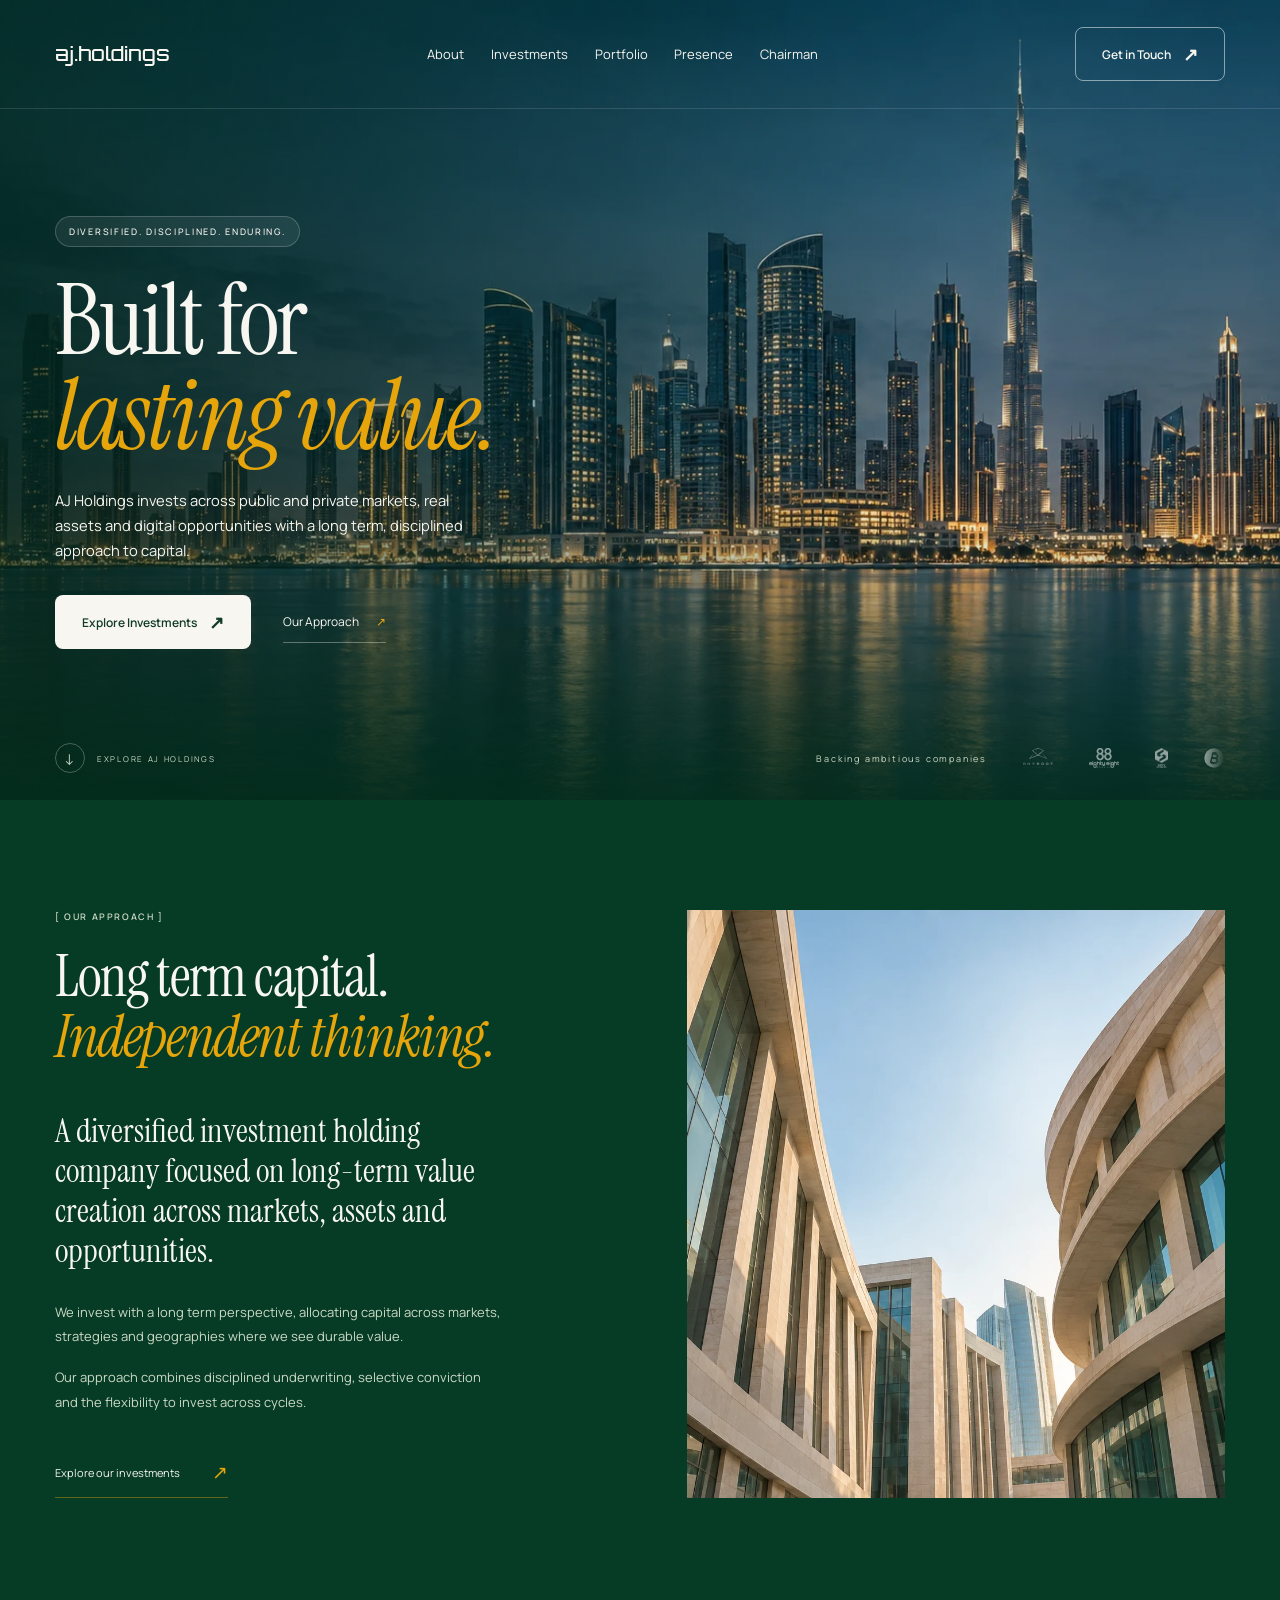
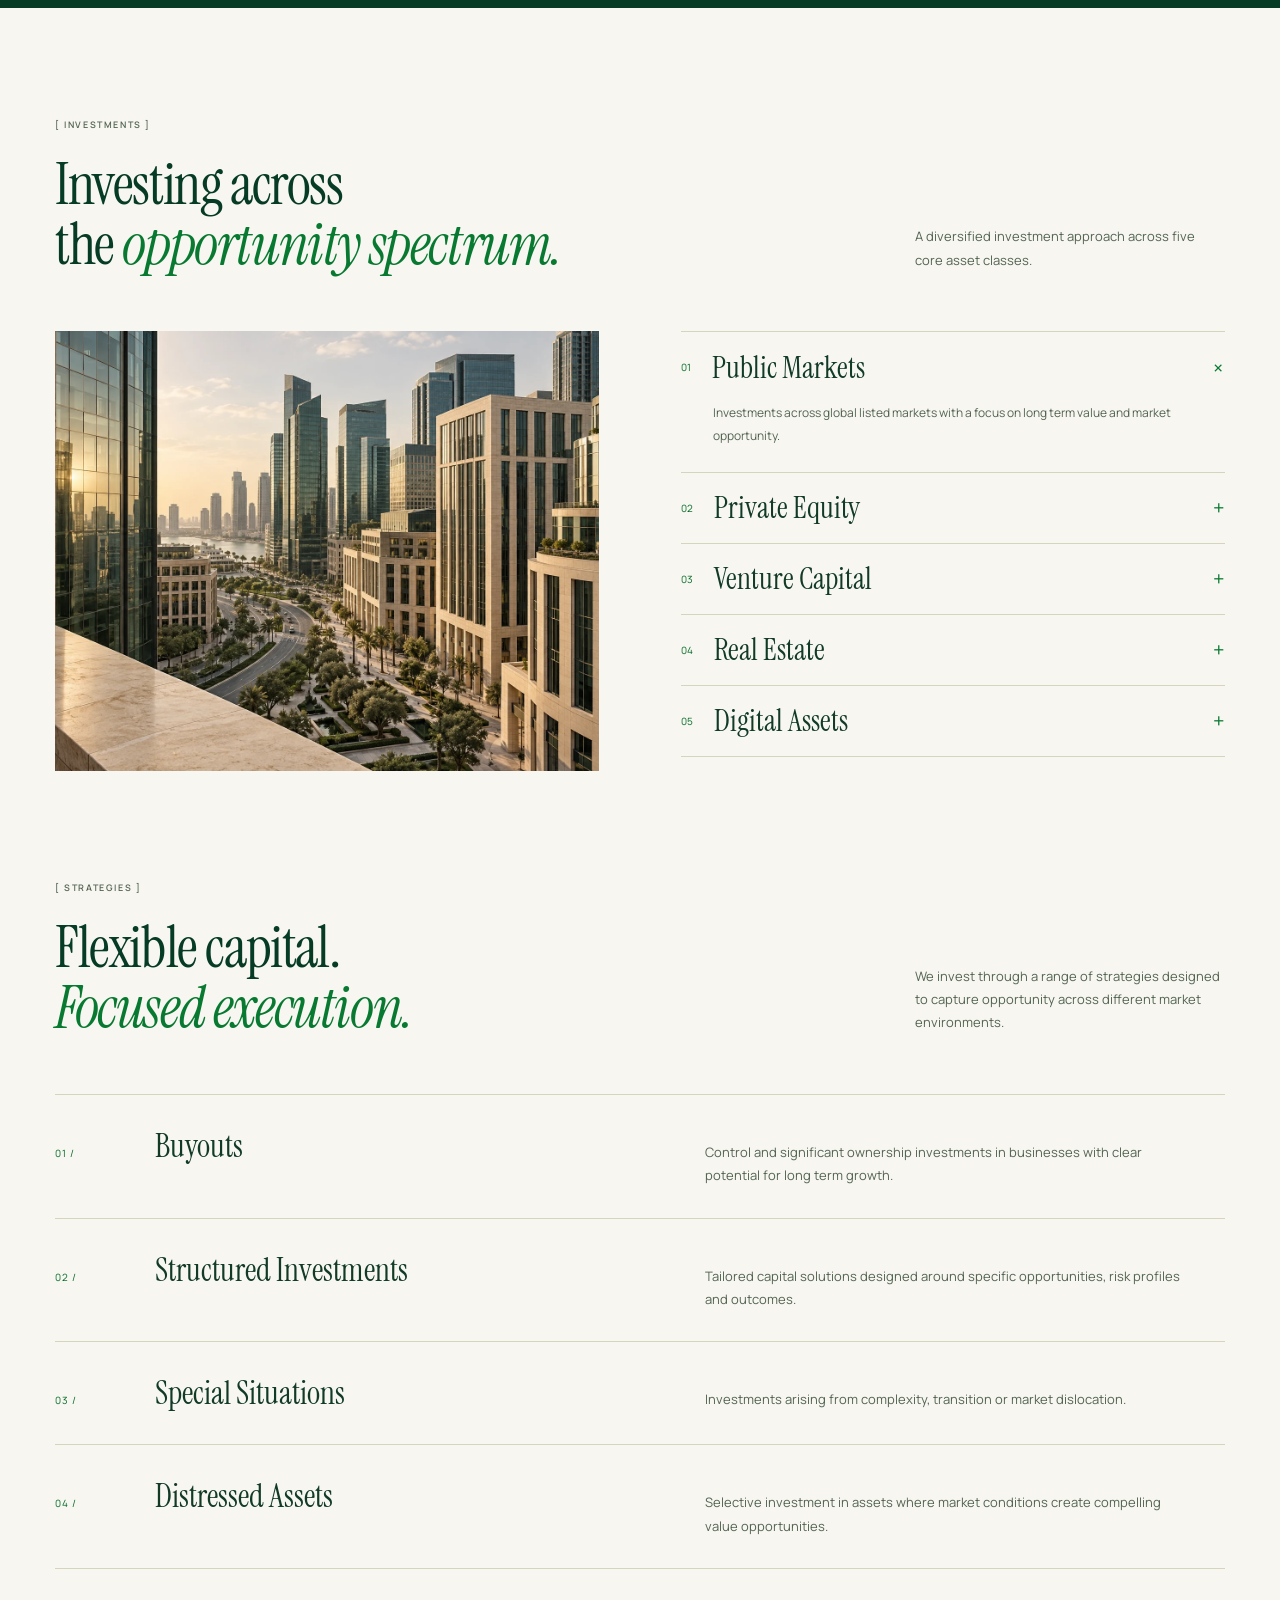
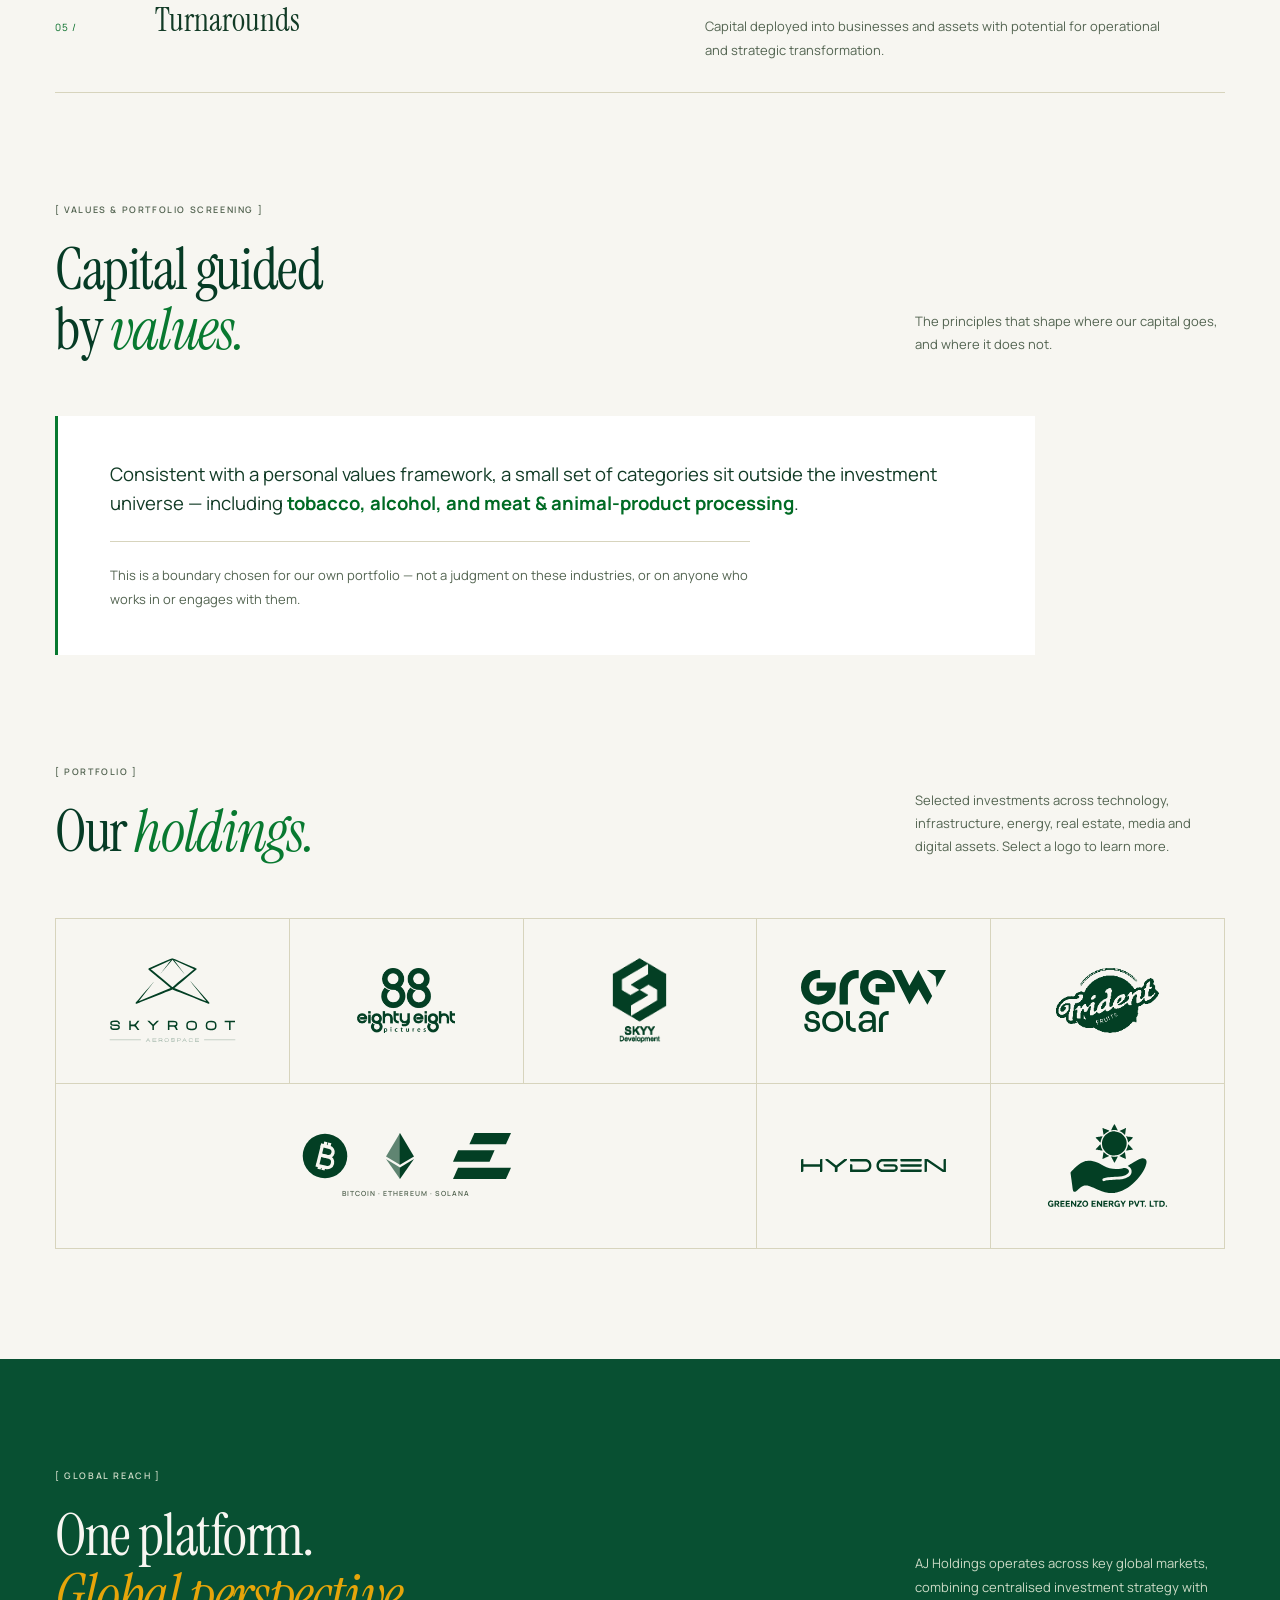
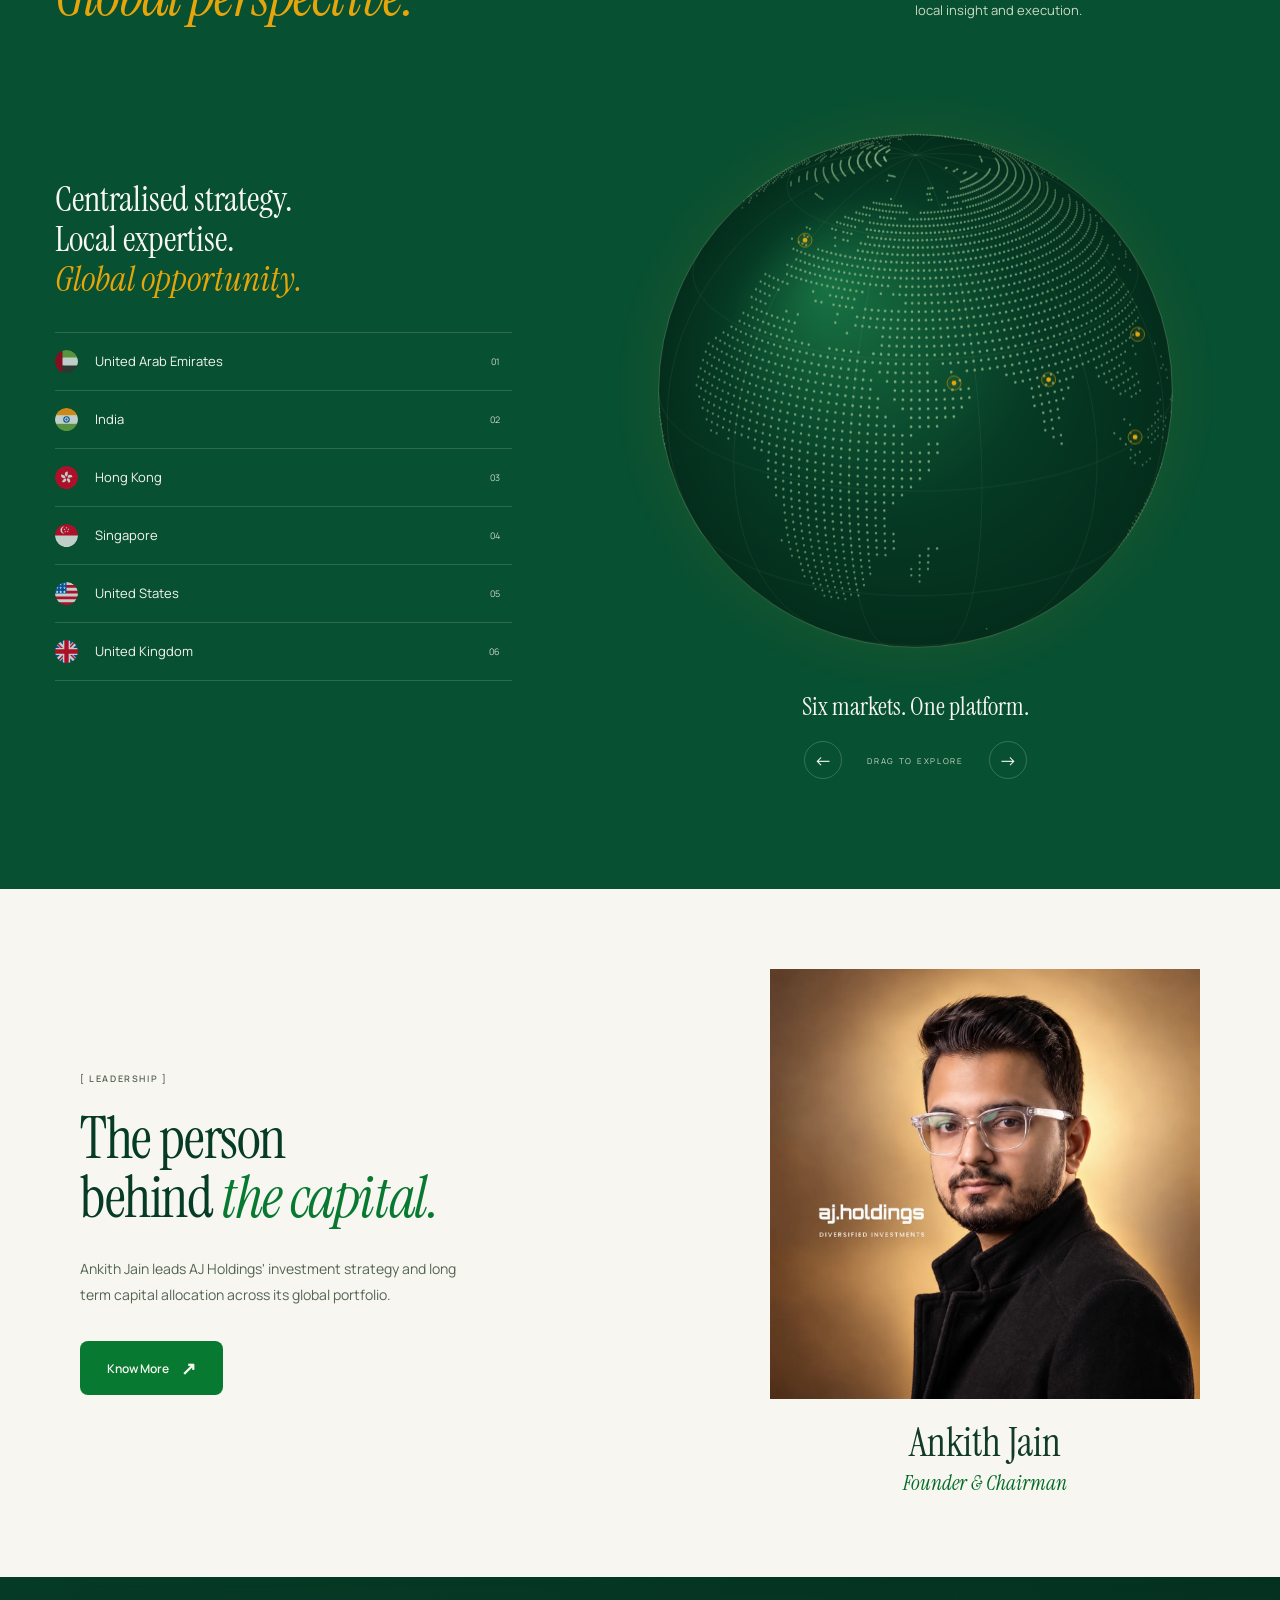
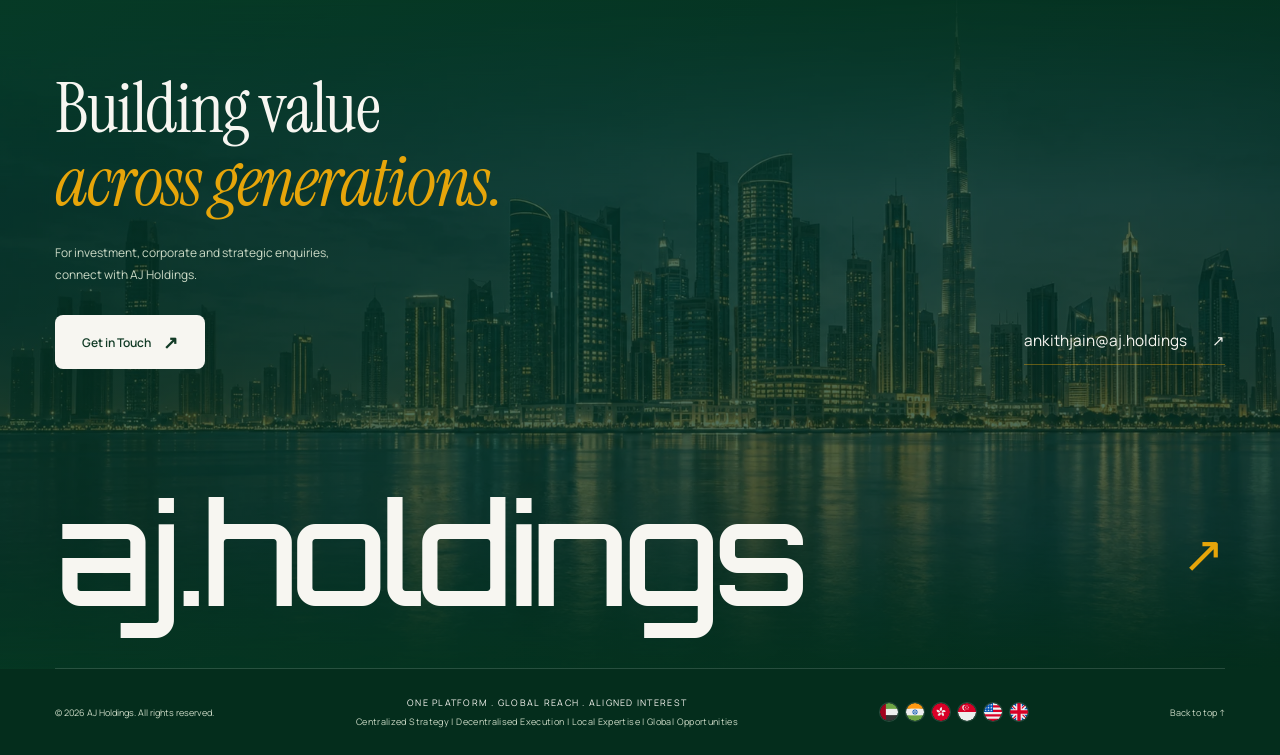
<file: index.html>
<!doctype html>
<html lang="en">
  <head>
    <meta charset="UTF-8" />
    <meta name="viewport" content="width=device-width, initial-scale=1" />
    <title>AJ Holdings | Global Investment Holding Company</title>
    <meta
      name="description"
      content="AJ Holdings is a diversified global investment holding company focused on long-term value creation across markets, assets and opportunities."
    />
    <meta
      name="robots"
      content="index,follow,max-image-preview:large,max-snippet:-1,max-video-preview:-1"
    />
    <link rel="canonical" href="https://aj.holdings/" />
    <meta name="theme-color" content="#063b25" />
    <meta property="og:type" content="website" />
    <meta property="og:site_name" content="AJ Holdings" />
    <meta property="og:title" content="AJ Holdings | Built for Lasting Value" />
    <meta
      property="og:description"
      content="A diversified global investment holding company focused on long-term value creation across markets, assets and opportunities."
    />
    <meta property="og:url" content="https://aj.holdings/" />
    <meta property="og:image" content="https://aj.holdings/aj-holdings-og.jpg" />
    <meta property="og:image:width" content="1200" />
    <meta property="og:image:height" content="630" />
    <meta property="og:image:alt" content="AJ Holdings — Built for lasting value" />
    <meta name="twitter:card" content="summary_large_image" />
    <meta name="twitter:title" content="AJ Holdings | Built for Lasting Value" />
    <meta
      name="twitter:description"
      content="A diversified global investment holding company focused on long-term value creation."
    />
    <meta name="twitter:image" content="https://aj.holdings/aj-holdings-og.jpg" />
    <link rel="icon" href="favicon.png" type="image/png" />
    <link
      rel="preload"
      as="image"
      href="assets/waterfront.webp"
      fetchpriority="high"
    />
    <link rel="stylesheet" href="assets/fonts.css" />
    <link rel="stylesheet" href="style.css" />
    <script src="js/main.js" defer></script>
    <script src="assets/globe-land.js" defer></script>
    <script src="js/globe.js" defer></script>
  </head>
  <body>
    <a class="skip" href="#about">Skip to content</a>
    <header class="masthead" id="masthead">
      <a class="wordmark" href="#home" aria-label="AJ Holdings home"
        >aj.holdings</a
      >
      <nav class="desktop-nav" aria-label="Primary navigation">
        <a href="#about">About</a><a href="#investments">Investments</a
        ><a href="#portfolio">Portfolio</a><a href="#global">Presence</a
        ><a href="#leadership">Chairman</a>
      </nav>
      <a class="button button-outline nav-contact" href="#contact"
        >Get in Touch <span aria-hidden="true">↗</span></a
      >
      <button
        class="menu-toggle"
        aria-expanded="false"
        aria-controls="mobile-nav"
        aria-label="Open navigation"
      >
        <span></span><span></span>
      </button>
    </header>
    <nav
      class="mobile-nav"
      id="mobile-nav"
      aria-label="Mobile navigation"
      hidden
    >
      <a href="#about">About</a><a href="#investments">Investments</a
      ><a href="#strategies">Strategies</a><a href="#portfolio">Portfolio</a
      ><a href="#global">Presence</a><a href="#leadership">Chairman</a
      ><a href="#contact">Contact ↗</a>
    </nav>
    <main>
      <section class="hero" id="home" aria-labelledby="hero-title">
        <video
          class="hero-image"
          poster="assets/waterfront.webp"
          width="1920"
          height="1080"
          autoplay
          muted
          loop
          playsinline
          preload="auto"
          aria-hidden="true"
        >
          <source src="assets/waterfront.mp4" type="video/mp4" />
        </video>
        <div class="hero-shade"></div>
        <div class="hero-content">
          <p class="pill">Diversified. Disciplined. Enduring.</p>
          <h1 id="hero-title">Built for<br /><em>lasting value.</em></h1>
          <p class="hero-description">
            AJ Holdings invests across public and private markets, real assets
            and digital opportunities with a long term, disciplined approach to
            capital.
          </p>
          <div class="hero-actions">
            <a class="button button-light" href="#investments"
              >Explore Investments <span aria-hidden="true">↗</span></a
            ><a class="hero-secondary" href="#about"
              >Our Approach <span aria-hidden="true">↗</span></a
            >
          </div>
        </div>
        <div class="hero-bottom">
          <a href="#about" class="scroll-link"
            ><span aria-hidden="true">↓</span> EXPLORE AJ HOLDINGS</a
          >
          <div class="hero-ticker">
            <span class="tiny">Backing ambitious companies</span>
            <div class="hero-ticker-viewport">
              <div class="hero-ticker-track">
                <div class="hero-ticker-item">
                  <img src="portfolio/web/skyroot.svg" alt="Skyroot" width="90" height="32" loading="lazy" />
                </div>
                <div class="hero-ticker-item">
                  <img src="portfolio/web/88eightyeight.png" alt="88 Eighty Eight Pictures" width="90" height="32" loading="lazy" />
                </div>
                <div class="hero-ticker-item">
                  <img src="portfolio/web/skyy-development.png" alt="Skyy Development" width="90" height="32" loading="lazy" />
                </div>
                <div class="hero-ticker-item hero-ticker-coin">
                  <img src="portfolio/web/bitcoin.svg" alt="Bitcoin" width="32" height="32" loading="lazy" />
                </div>
                <div class="hero-ticker-item hero-ticker-coin">
                  <img src="portfolio/web/ethereum.svg" alt="Ethereum" width="20" height="32" loading="lazy" />
                </div>
                <div class="hero-ticker-item hero-ticker-coin">
                  <img src="portfolio/web/solana.svg" alt="Solana" width="40" height="32" loading="lazy" />
                </div>
                <div class="hero-ticker-item">
                  <img src="portfolio/web/grew-solar.svg" alt="Grew Solar" width="90" height="32" loading="lazy" />
                </div>
                <div class="hero-ticker-item">
                  <img src="portfolio/web/trident.png" alt="Trident Fruits" width="90" height="32" loading="lazy" />
                </div>
                <div class="hero-ticker-item">
                  <img src="portfolio/web/hydgen.svg" alt="Hydgen" width="90" height="32" loading="lazy" />
                </div>
                <div class="hero-ticker-item">
                  <img src="portfolio/greenzo-energy.svg" alt="Greenzo Energy" width="90" height="32" loading="lazy" />
                </div>
                <div class="hero-ticker-item" aria-hidden="true">
                  <img src="portfolio/web/skyroot.svg" alt="" width="90" height="32" loading="lazy" />
                </div>
                <div class="hero-ticker-item" aria-hidden="true">
                  <img src="portfolio/web/88eightyeight.png" alt="" width="90" height="32" loading="lazy" />
                </div>
                <div class="hero-ticker-item" aria-hidden="true">
                  <img src="portfolio/web/skyy-development.png" alt="" width="90" height="32" loading="lazy" />
                </div>
                <div class="hero-ticker-item hero-ticker-coin" aria-hidden="true">
                  <img src="portfolio/web/bitcoin.svg" alt="" width="32" height="32" loading="lazy" />
                </div>
                <div class="hero-ticker-item hero-ticker-coin" aria-hidden="true">
                  <img src="portfolio/web/ethereum.svg" alt="" width="20" height="32" loading="lazy" />
                </div>
                <div class="hero-ticker-item hero-ticker-coin" aria-hidden="true">
                  <img src="portfolio/web/solana.svg" alt="" width="40" height="32" loading="lazy" />
                </div>
                <div class="hero-ticker-item" aria-hidden="true">
                  <img src="portfolio/web/grew-solar.svg" alt="" width="90" height="32" loading="lazy" />
                </div>
                <div class="hero-ticker-item" aria-hidden="true">
                  <img src="portfolio/web/trident.png" alt="" width="90" height="32" loading="lazy" />
                </div>
                <div class="hero-ticker-item" aria-hidden="true">
                  <img src="portfolio/web/hydgen.svg" alt="" width="90" height="32" loading="lazy" />
                </div>
                <div class="hero-ticker-item" aria-hidden="true">
                  <img src="portfolio/greenzo-energy.svg" alt="" width="90" height="32" loading="lazy" />
                </div>
              </div>
            </div>
          </div>
        </div>
      </section>
      <section
        class="section about dark"
        id="about"
        aria-labelledby="about-title"
      >
        <div class="section-heading reveal">
          <div>
            <p class="eyebrow">[ OUR APPROACH ]</p>
            <h2 id="about-title">
              Long term capital.<br /><em>Independent thinking.</em>
            </h2>
          </div>
        </div>
        <div class="about-grid">
          <div class="about-copy reveal">
            <p class="positioning">
              A diversified investment holding company focused on long-term value
              creation across markets, assets and opportunities.
            </p>
            <p>
              We invest with a long term perspective, allocating capital across
              markets, strategies and geographies where we see durable value.
            </p>
            <p>
              Our approach combines disciplined underwriting, selective
              conviction and the flexibility to invest across cycles.
            </p>
            <a class="text-link" href="#investments"
              >Explore our investments <span aria-hidden="true">↗</span></a
            >
          </div>
          <figure class="about-image reveal">
            <img
              src="assets/architecture.webp"
              alt="Curved limestone and glass facades framing an open sky"
              width="1536"
              height="1024"
              loading="lazy"
            />
          </figure>
        </div>
      </section>
      <section
        class="section investments"
        id="investments"
        aria-labelledby="investments-title"
      >
        <div class="section-heading reveal">
          <div>
            <p class="eyebrow">[ INVESTMENTS ]</p>
            <h2 id="investments-title">
              Investing across<br />the <em>opportunity spectrum.</em>
            </h2>
          </div>
          <p class="heading-copy">
            A diversified investment approach across five core asset classes.
          </p>
        </div>
        <div class="capital-grid">
          <figure class="capital-image reveal">
            <img
              src="assets/investments-district.webp"
              alt="Contemporary financial district with green glass towers and limestone buildings in warm afternoon light"
              width="1536"
              height="1024"
              loading="lazy"
            />
          </figure>
          <div class="asset-list reveal">
            <details name="asset-class" open>
              <summary>
                <span>01</span>Public Markets<i aria-hidden="true">+</i>
              </summary>
              <p>
                Investments across global listed markets with a focus on long
                term value and market opportunity.
              </p>
            </details>
            <details name="asset-class">
              <summary>
                <span>02</span>Private Equity<i aria-hidden="true">+</i>
              </summary>
              <p>
                Direct and strategic investments in established businesses with
                potential for long term value creation.
              </p>
            </details>
            <details name="asset-class">
              <summary>
                <span>03</span>Venture Capital<i aria-hidden="true">+</i>
              </summary>
              <p>
                Backing emerging businesses and technologies with the potential
                to shape future markets.
              </p>
            </details>
            <details name="asset-class">
              <summary>
                <span>04</span>Real Estate<i aria-hidden="true">+</i>
              </summary>
              <p>
                Selective investments across real estate assets and development
                opportunities.
              </p>
            </details>
            <details name="asset-class">
              <summary>
                <span>05</span>Digital Assets<i aria-hidden="true">+</i>
              </summary>
              <p>
                Strategic exposure to digital assets and the evolving digital
                economy.
              </p>
            </details>
          </div>
        </div>
      </section>
      <section
        class="section strategies"
        id="strategies"
        aria-labelledby="strategies-title"
      >
        <div class="section-heading reveal">
          <div>
            <p class="eyebrow">[ STRATEGIES ]</p>
            <h2 id="strategies-title">
              Flexible capital.<br /><em>Focused execution.</em>
            </h2>
          </div>
          <p class="heading-copy">
            We invest through a range of strategies designed to capture
            opportunity across different market environments.
          </p>
        </div>
        <div class="strategy-list">
          <article class="strategy reveal">
            <span class="index">01 /</span>
            <h3>Buyouts</h3>
            <p>
              Control and significant ownership investments in businesses with
              clear potential for long term growth.
            </p>
          </article>
          <article class="strategy reveal">
            <span class="index">02 /</span>
            <h3>Structured Investments</h3>
            <p>
              Tailored capital solutions designed around specific opportunities,
              risk profiles and outcomes.
            </p>
          </article>
          <article class="strategy reveal">
            <span class="index">03 /</span>
            <h3>Special Situations</h3>
            <p>
              Investments arising from complexity, transition or market
              dislocation.
            </p>
          </article>
          <article class="strategy reveal">
            <span class="index">04 /</span>
            <h3>Distressed Assets</h3>
            <p>
              Selective investment in assets where market conditions create
              compelling value opportunities.
            </p>
          </article>
          <article class="strategy reveal">
            <span class="index">05 /</span>
            <h3>Turnarounds</h3>
            <p>
              Capital deployed into businesses and assets with potential for
              operational and strategic transformation.
            </p>
          </article>
        </div>
      </section>
      <section
        class="section screening"
        id="screening"
        aria-labelledby="screening-title"
      >
        <div class="section-heading reveal">
          <div>
            <p class="eyebrow">[ VALUES &amp; PORTFOLIO SCREENING ]</p>
            <h2 id="screening-title">
              Capital guided<br />by <em>values.</em>
            </h2>
          </div>
          <p class="heading-copy">
            The principles that shape where our capital goes, and where it
            does not.
          </p>
        </div>
        <div class="screening-card reveal">
          <p class="screening-lead">
            Consistent with a personal values framework, a small set of
            categories sit outside the investment universe — including
            <strong
              >tobacco, alcohol, and meat &amp;
              animal-product processing</strong
            >.
          </p>
          <p class="screening-note">
            This is a boundary chosen for our own portfolio — not a judgment on
            these industries, or on anyone who works in or engages with them.
          </p>
        </div>
      </section>
      <section
        class="section portfolio"
        id="portfolio"
        aria-labelledby="portfolio-title"
      >
        <div class="section-heading reveal">
          <div>
            <p class="eyebrow">[ PORTFOLIO ]</p>
            <h2 id="portfolio-title">Our <em>holdings.</em></h2>
          </div>
          <p class="heading-copy">
            Selected investments across technology, infrastructure, energy, real
            estate, media and digital assets. Select a logo to learn more.
          </p>
        </div>
        <div class="portfolio-wall reveal">
          <div>
            <button
              type="button"
              class="portfolio-logo"
              aria-expanded="false"
              aria-controls="co-skyroot"
            >
              <img
                src="portfolio/web/skyroot.svg"
                alt="Skyroot" class="logo-lg"
                width="125"
                height="55"
                loading="lazy"
              />
            </button>
            <p class="portfolio-note" id="co-skyroot" hidden>
              <strong>Skyroot Aerospace</strong>Private space launch company building rockets to make access to space affordable and routine.
            </p>
          </div>
          <div>
            <button
              type="button"
              class="portfolio-logo"
              aria-expanded="false"
              aria-controls="co-eighty-eight"
            >
              <img
                src="portfolio/web/88eightyeight.png"
                alt="88 Eighty Eight Pictures"
                width="125"
                height="55"
                loading="lazy"
              />
            </button>
            <p class="portfolio-note" id="co-eighty-eight" hidden>
              <strong>88 Eighty Eight Pictures</strong>Media and advertising company.
            </p>
          </div>
          <div>
            <button
              type="button"
              class="portfolio-logo"
              aria-expanded="false"
              aria-controls="co-skyy"
            >
              <img
                src="portfolio/web/skyy-development.png"
                alt="Skyy Development" class="logo-lg"
                width="125"
                height="55"
                loading="lazy"
              />
            </button>
            <p class="portfolio-note" id="co-skyy" hidden>
              <strong>Skyy Development</strong>Real estate developer delivering residential and commercial projects.
            </p>
          </div>
          <div class="portfolio-wide">
            <button
              type="button"
              class="portfolio-logo"
              aria-expanded="false"
              aria-controls="co-digital-assets"
            >
              <span class="portfolio-trio">
                <img
                  src="portfolio/web/bitcoin.svg"
                  alt="Bitcoin"
                  width="48"
                  height="48"
                  loading="lazy"
                /><img
                  src="portfolio/web/ethereum.svg"
                  alt="Ethereum"
                  width="30"
                  height="48"
                  loading="lazy"
                /><img
                  src="portfolio/web/solana.svg"
                  alt="Solana"
                  width="60"
                  height="48"
                  loading="lazy"
                />
              </span>
              <span class="portfolio-name" aria-hidden="true">Bitcoin · Ethereum · Solana</span>
            </button>
            <p class="portfolio-note" id="co-digital-assets" hidden>
              <strong>Digital Assets</strong>Strategic exposure to leading digital assets: Bitcoin, Ethereum and Solana.
            </p>
          </div>
          <div>
            <button
              type="button"
              class="portfolio-logo"
              aria-expanded="false"
              aria-controls="co-grew-solar"
            >
              <img
                src="portfolio/web/grew-solar.svg"
                alt="Grew Solar"
                width="125"
                height="55"
                loading="lazy"
              />
            </button>
            <p class="portfolio-note" id="co-grew-solar" hidden>
              <strong>Grew Solar</strong>Solar module and cell manufacturer supporting India's clean energy transition.
            </p>
          </div>
          <div>
            <button
              type="button"
              class="portfolio-logo"
              aria-expanded="false"
              aria-controls="co-trident"
            >
              <img
                src="portfolio/web/trident.png"
                alt="Trident Fruits"
                width="125"
                height="55"
                loading="lazy"
              />
            </button>
            <p class="portfolio-note" id="co-trident" hidden>
              <strong>Trident Fruits</strong>Fresh produce business sourcing and supplying quality fruit to growing markets.
            </p>
          </div>
          <div>
            <button
              type="button"
              class="portfolio-logo"
              aria-expanded="false"
              aria-controls="co-hydgen"
            >
              <img
                src="portfolio/web/hydgen.svg"
                alt="Hydgen"
                width="125"
                height="55"
                loading="lazy"
              />
            </button>
            <p class="portfolio-note" id="co-hydgen" hidden>
              <strong>Hydgen</strong>Hydrogen technology company developing electrolysers for clean hydrogen production.
            </p>
          </div>
          <div>
            <button
              type="button"
              class="portfolio-logo"
              aria-expanded="false"
              aria-controls="co-greenzo"
            >
              <img
                src="portfolio/greenzo-energy.svg"
                alt="Greenzo Energy" class="logo-lg"
                width="125"
                height="55"
                loading="lazy"
              />
            </button>
            <p class="portfolio-note" id="co-greenzo" hidden>
              <strong>Greenzo Energy</strong>Green hydrogen company manufacturing electrolysers and clean energy solutions.
            </p>
          </div>
        </div>
      </section>
      <section
        class="section global dark"
        id="global"
        aria-labelledby="global-title"
      >
        <div class="section-heading reveal">
          <div>
            <p class="eyebrow">[ GLOBAL REACH ]</p>
            <h2 id="global-title">
              One platform.<br /><em>Global perspective.</em>
            </h2>
          </div>
          <p class="heading-copy">
            AJ Holdings operates across key global markets, combining
            centralised investment strategy with local insight and execution.
          </p>
        </div>
        <div class="global-grid">
          <div class="global-markets reveal">
            <p class="global-statement">
              Centralised strategy.<br />Local expertise.<br /><em
                >Global opportunity.</em
              >
            </p>
            <div class="locations" aria-label="Global markets">
              <button type="button" data-market="ae" disabled>
                <img src="flags/ae.svg" alt="" width="24" height="24" /><span
                  >United Arab Emirates</span
                ><small>01</small>
              </button>
              <button type="button" data-market="in" disabled>
                <img src="flags/in.svg" alt="" width="24" height="24" /><span
                  >India</span
                ><small>02</small>
              </button>
              <button type="button" data-market="hk" disabled>
                <img src="flags/hk.svg" alt="" width="24" height="24" /><span
                  >Hong Kong</span
                ><small>03</small>
              </button>
              <button type="button" data-market="sg" disabled>
                <img src="flags/sg.svg" alt="" width="24" height="24" /><span
                  >Singapore</span
                ><small>04</small>
              </button>
              <button type="button" data-market="us" disabled>
                <img src="flags/us.svg" alt="" width="24" height="24" /><span
                  >United States</span
                ><small>05</small>
              </button>
              <button type="button" data-market="gb" disabled>
                <img src="flags/gb.svg" alt="" width="24" height="24" /><span
                  >United Kingdom</span
                ><small>06</small>
              </button>
            </div>
          </div>
          <figure class="globe-figure reveal">
            <div class="globe-stage">
              <canvas
                id="globe"
                width="640"
                height="640"
                role="img"
                aria-label="Globe showing AJ Holdings’ six markets. Select a country from the list to locate it."
              ></canvas>
              <div class="globe-fallback" aria-hidden="true">
                <span></span><span></span><span></span>
              </div>
            </div>
            <figcaption>
              <p id="globe-selection" aria-live="polite">
                Six markets. One platform.
              </p>
              <div class="globe-controls" hidden>
                <button
                  type="button"
                  id="globe-left"
                  aria-label="Rotate globe west"
                >
                  ←</button
                ><span>DRAG TO EXPLORE</span
                ><button
                  type="button"
                  id="globe-right"
                  aria-label="Rotate globe east"
                >
                  →
                </button>
              </div>
            </figcaption>
          </figure>
        </div>
      </section>
      <section
        class="section founder-section"
        id="leadership"
        aria-labelledby="leadership-title"
      >
        <div class="section-heading reveal">
          <div>
            <p class="eyebrow">[ LEADERSHIP ]</p>
            <h2 id="leadership-title">
              The person<br />behind <em>the capital.</em>
            </h2>
          </div>
          <p class="heading-copy">
            Ankith Jain leads AJ Holdings' investment strategy and long term
            capital allocation across its global portfolio.
          </p>
          <a
            class="button button-brand founder-link"
            href="https://ankithjain.com"
            target="_blank"
            rel="noopener"
            >Know More <span aria-hidden="true">↗</span></a
          >
        </div>
        <figure class="founder-card reveal">
          <img
            src="assets/founder.webp"
            alt="Ankith Jain, Founder and Chairman of AJ Holdings"
            width="1200"
            height="1200"
            loading="lazy"
            decoding="async"
          />
          <figcaption>
            <h3>Ankith Jain</h3>
            <p>Founder &amp; Chairman</p>
          </figcaption>
        </figure>
      </section>
      <section
        class="leadership-contact dark"
        id="contact"
        aria-labelledby="contact-title"
      >
        <div class="contact-top reveal">
          <div>
            <h2 id="contact-title">
              Building value<br /><em>across generations.</em>
            </h2>
            <p>
              For investment, corporate and strategic enquiries,<br
                class="desktop-break"
              />
              connect with AJ Holdings.
            </p>
            <a class="button button-light" href="mailto:ankithjain@aj.holdings"
              >Get in Touch <span aria-hidden="true">↗</span></a
            >
          </div>
          <a class="contact-email" href="mailto:ankithjain@aj.holdings"
            >ankithjain@aj.holdings <span aria-hidden="true">↗</span></a
          >
        </div>
        <a
          href="#home"
          class="footer-wordmark"
          aria-label="AJ Holdings back to top"
          >aj.holdings<span aria-hidden="true">↗</span></a
        >
      </section>
    </main>
    <footer class="footer dark">
      <span
        >© <span id="year">2026</span> AJ Holdings. All rights reserved.</span
      >
      <div class="footer-taglines">
        <p>ONE PLATFORM . GLOBAL REACH . ALIGNED INTEREST</p>
        <p class="footer-sub">
          Centralized Strategy | Decentralised Execution | Local Expertise |
          Global Opportunities
        </p>
      </div>
      <ul class="footer-flags" aria-label="Markets">
        <li><img src="flags/ae.svg" alt="United Arab Emirates" title="United Arab Emirates" width="18" height="18" /></li>
        <li><img src="flags/in.svg" alt="India" title="India" width="18" height="18" /></li>
        <li><img src="flags/hk.svg" alt="Hong Kong" title="Hong Kong" width="18" height="18" /></li>
        <li><img src="flags/sg.svg" alt="Singapore" title="Singapore" width="18" height="18" /></li>
        <li><img src="flags/us.svg" alt="United States" title="United States" width="18" height="18" /></li>
        <li><img src="flags/gb.svg" alt="United Kingdom" title="United Kingdom" width="18" height="18" /></li>
      </ul>
      <a href="#home">Back to top ↑</a>
    </footer>
  </body>
</html>
</file>
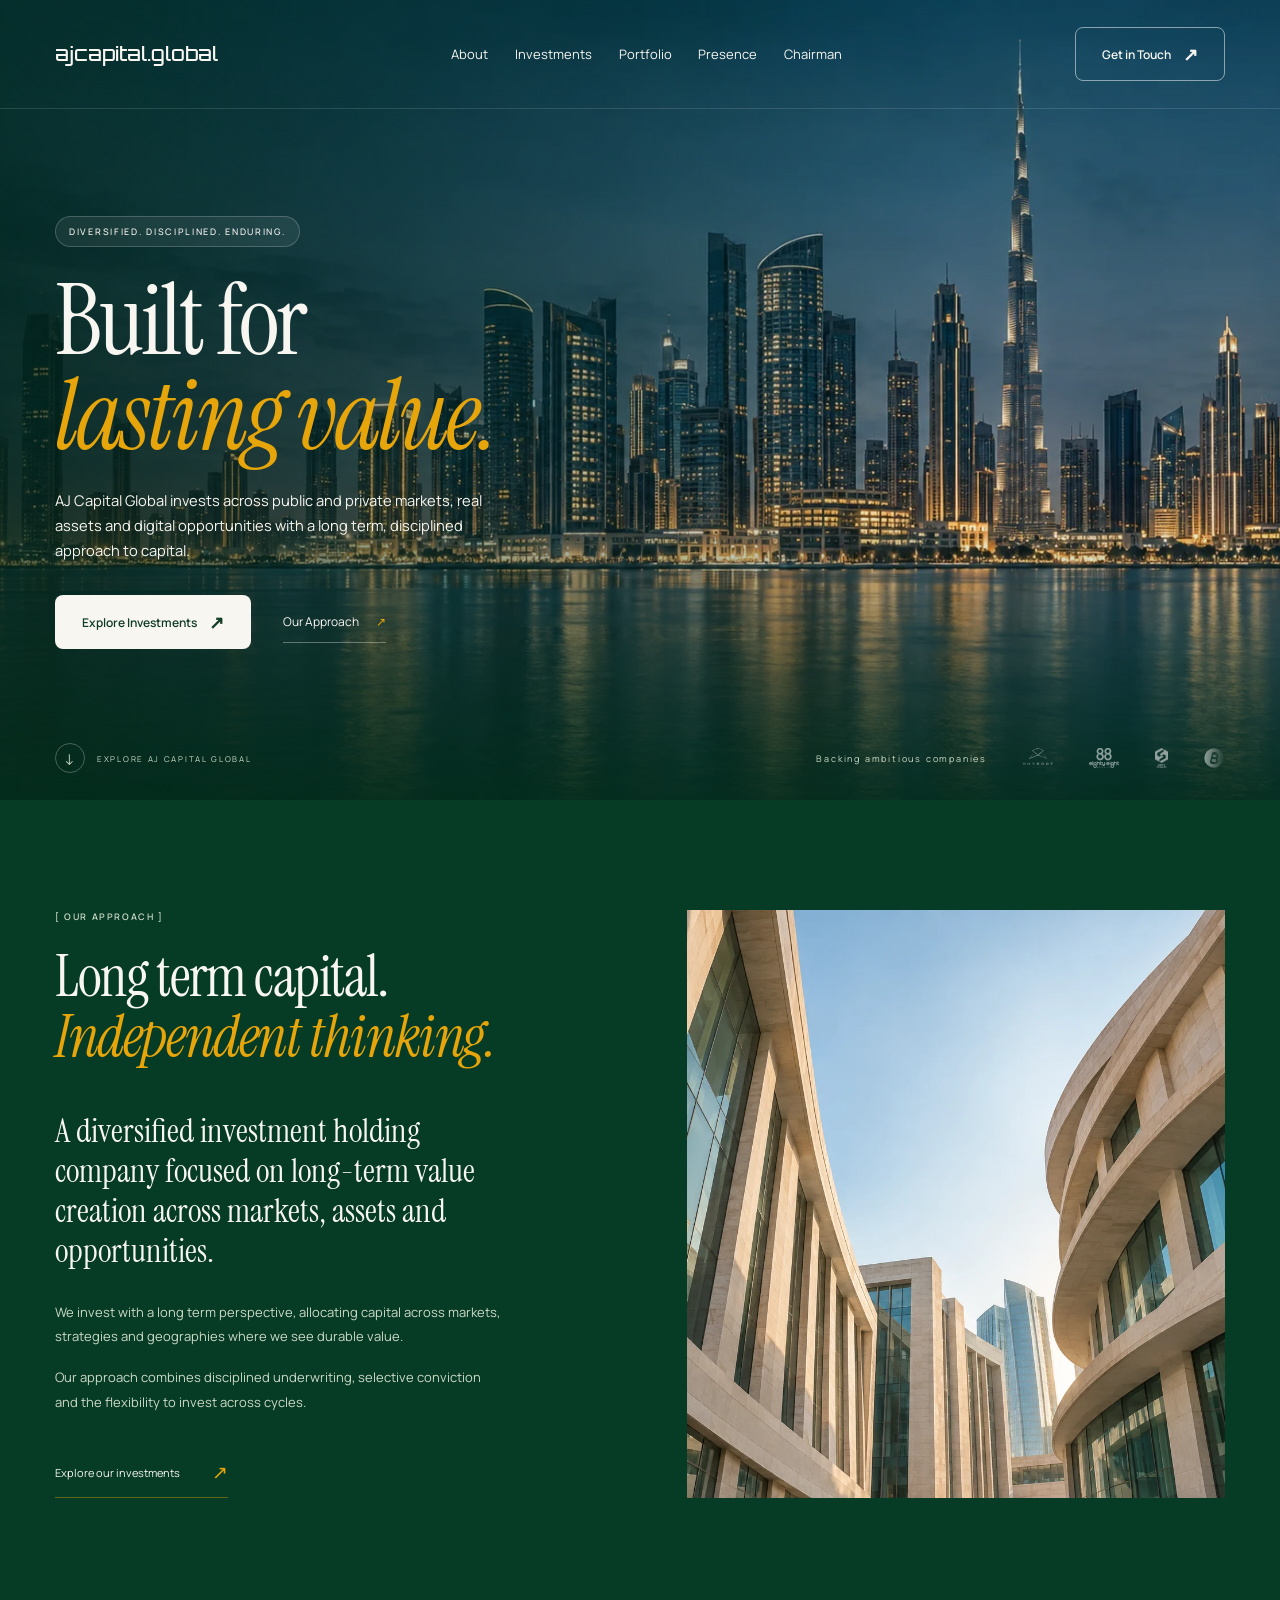
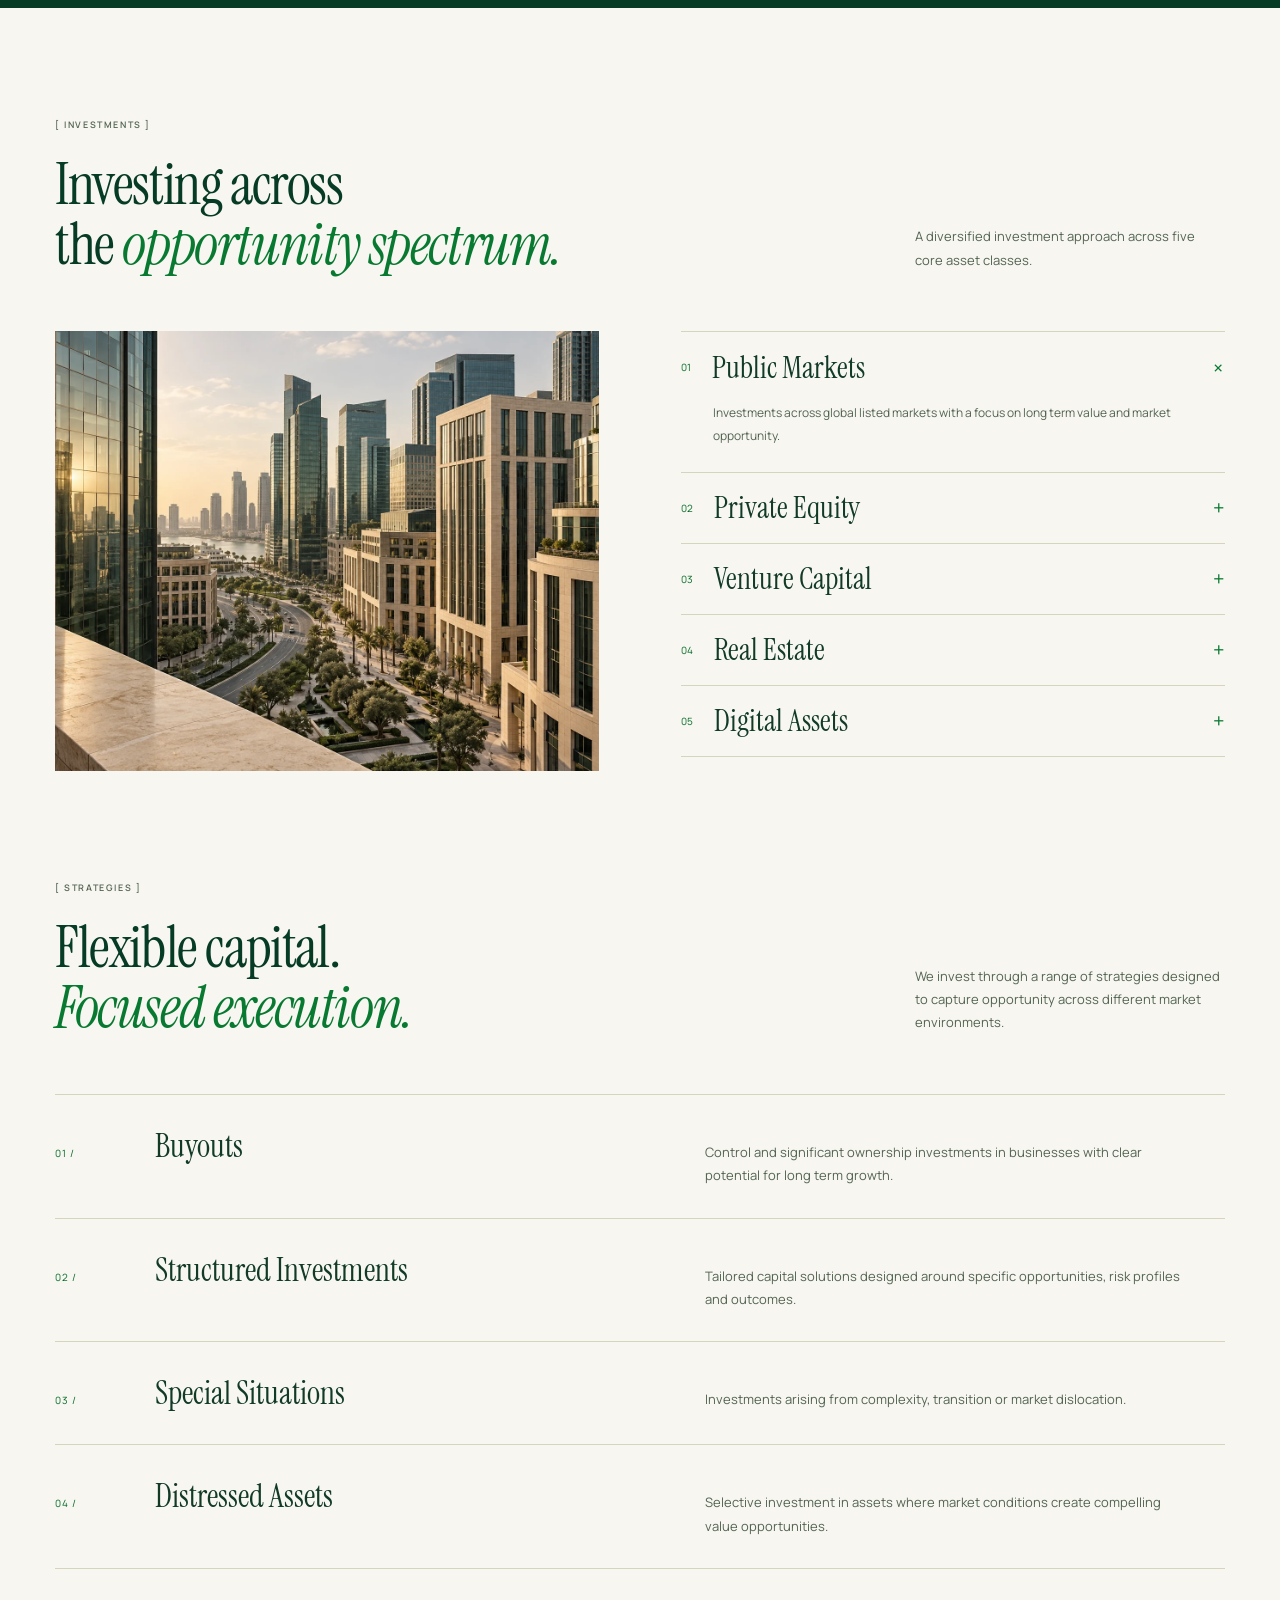
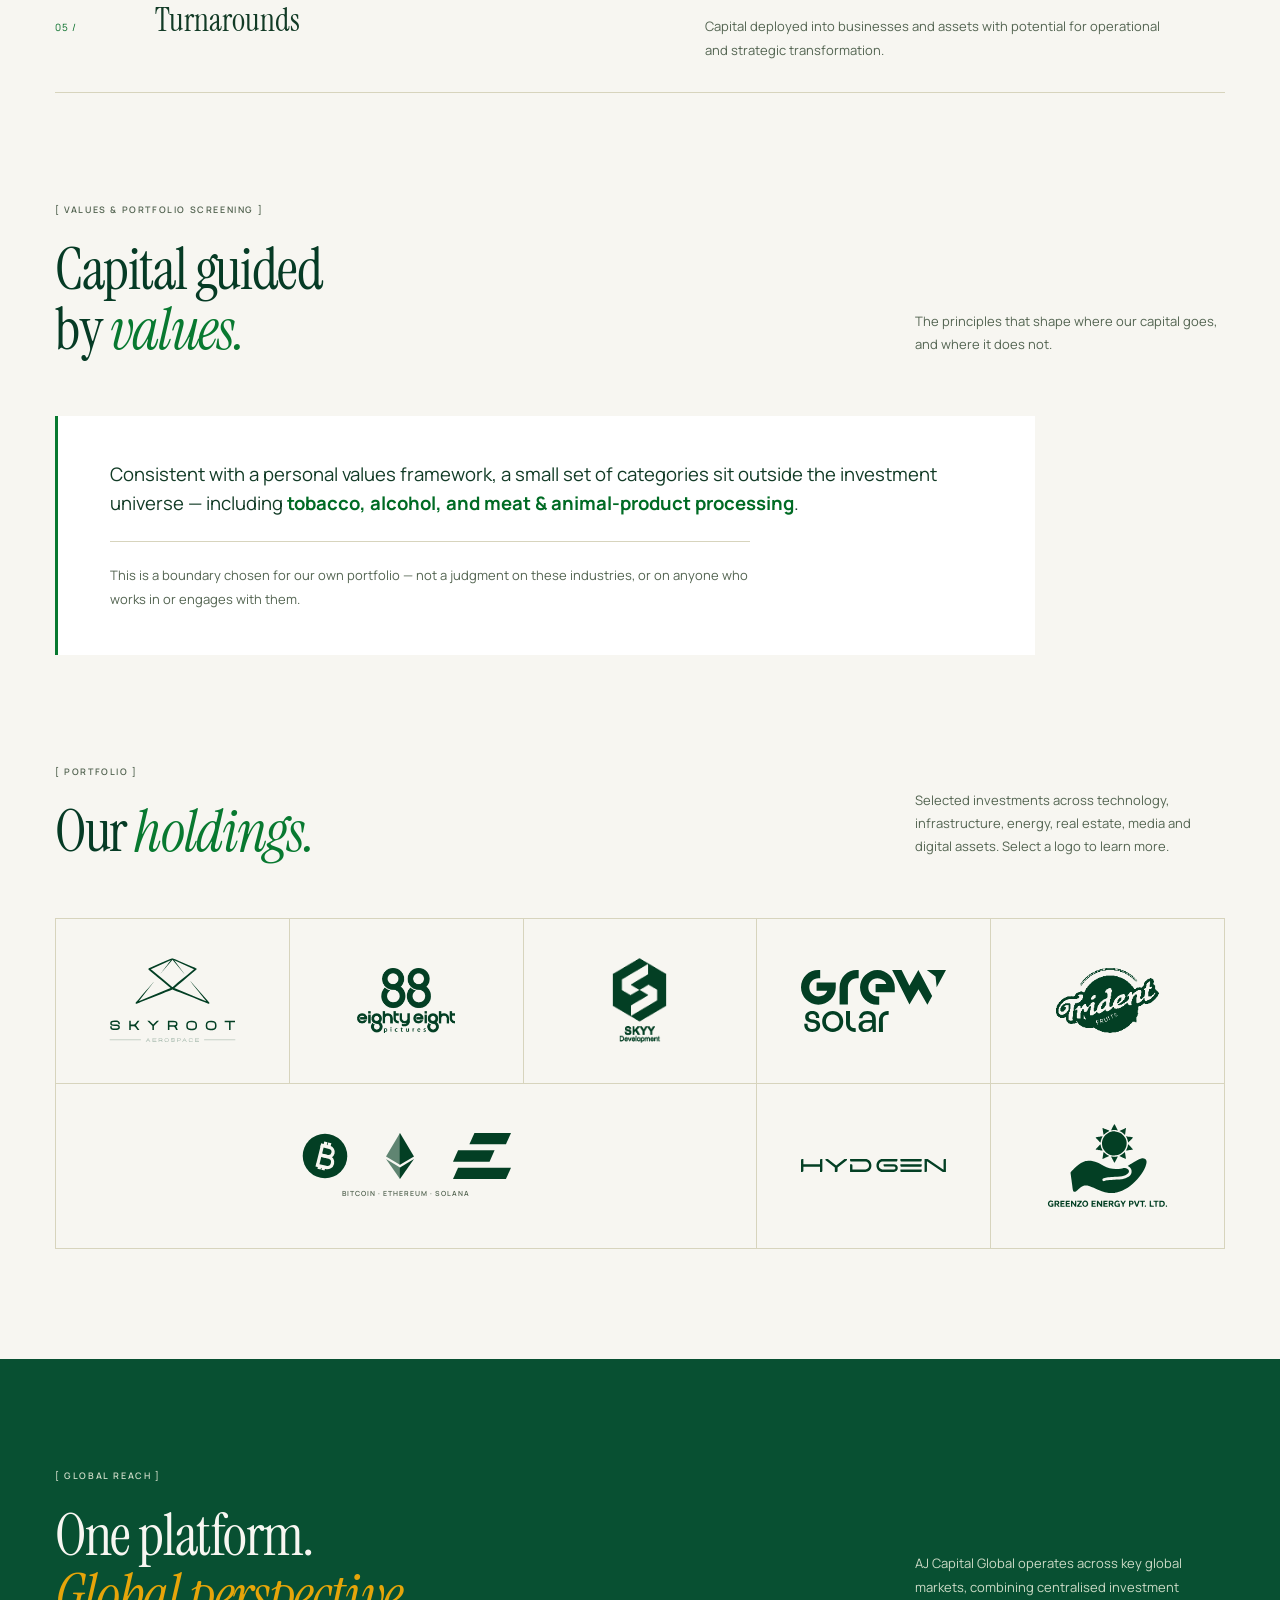
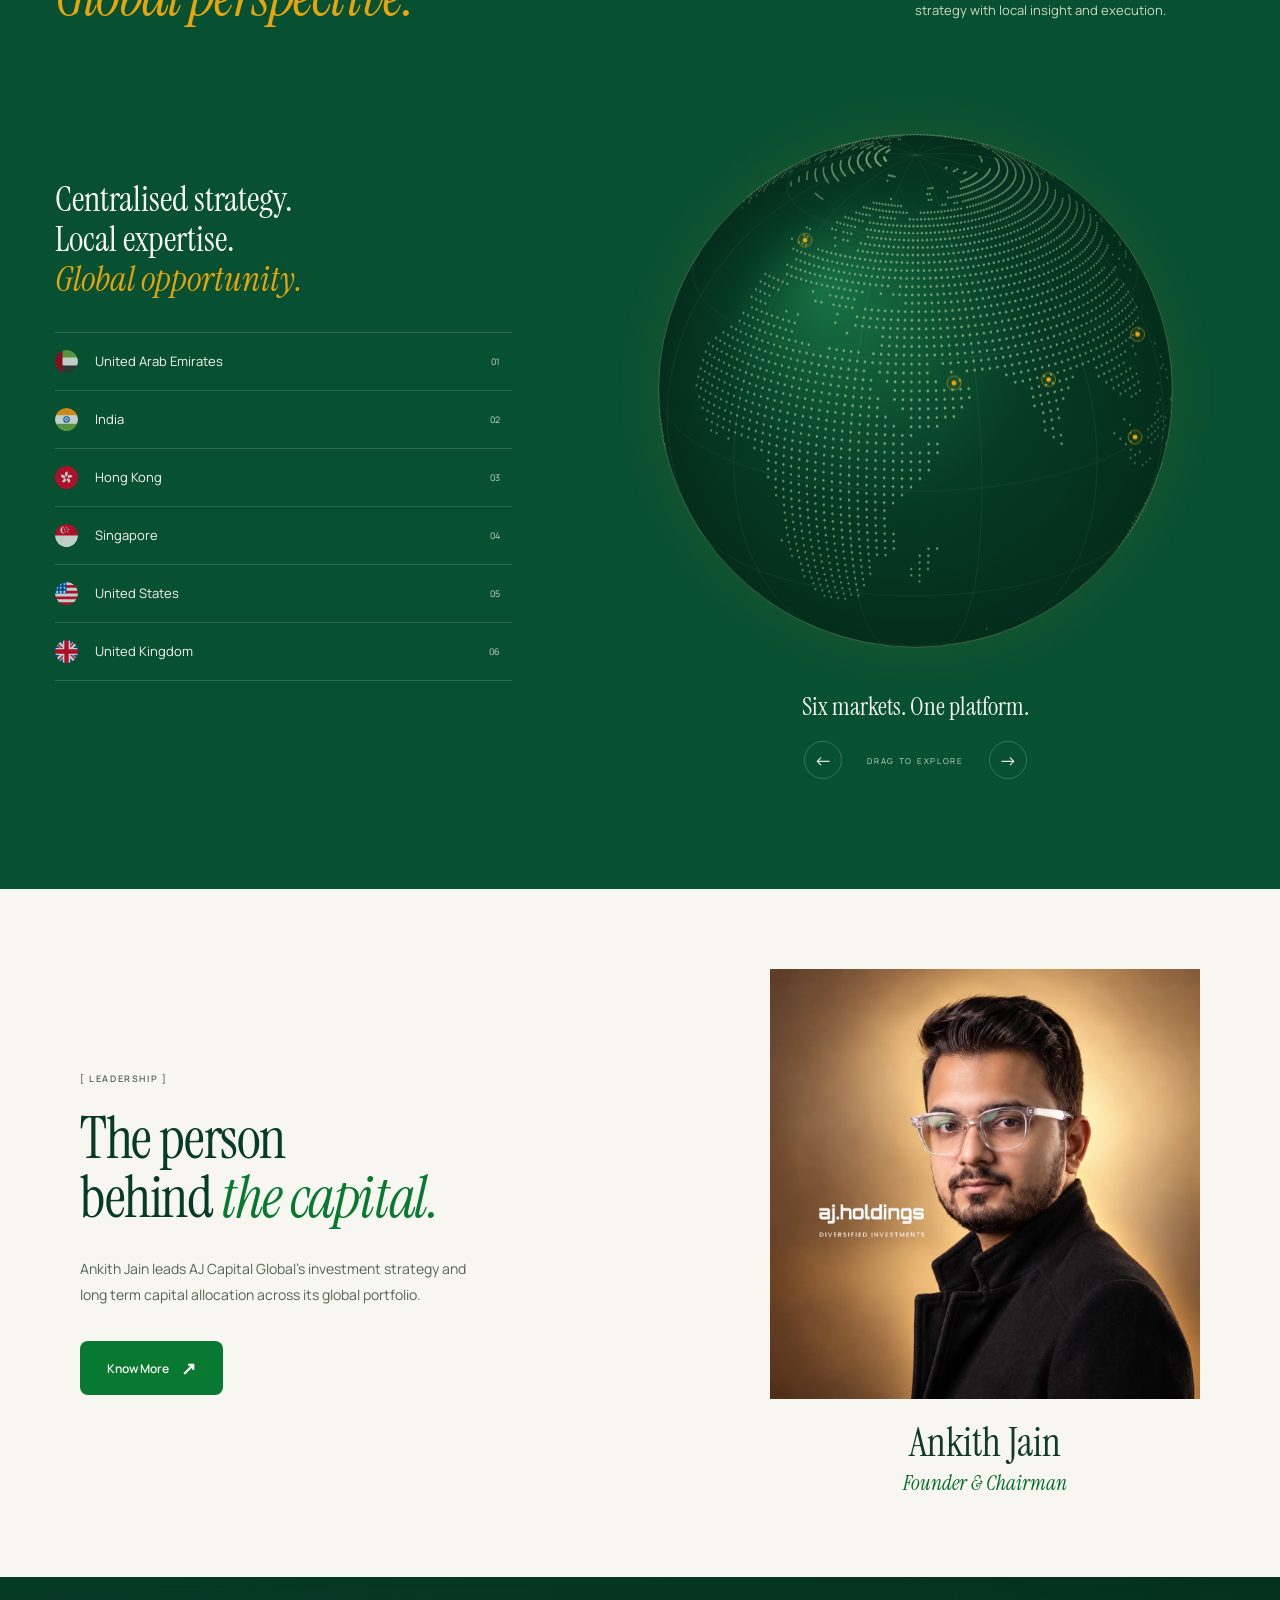
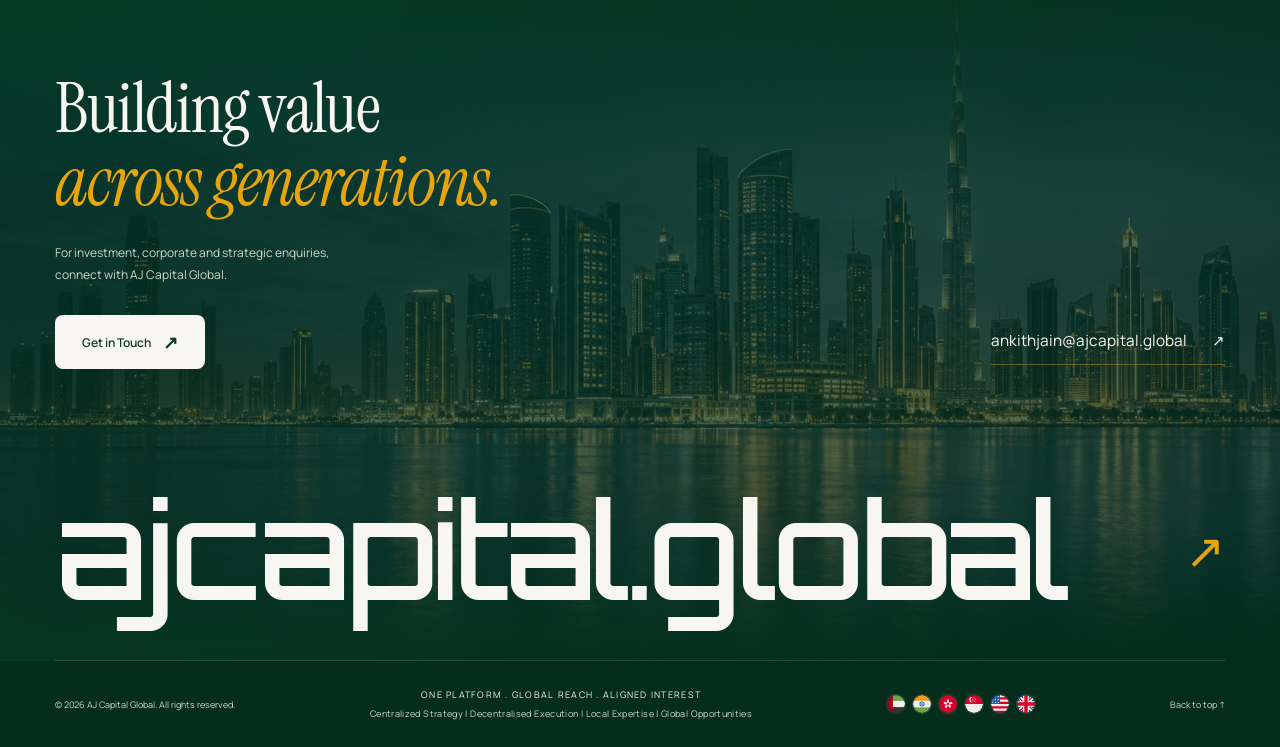
<file: ajcapital/index.html>
<!doctype html>
<html lang="en">
  <head>
    <meta charset="UTF-8" />
    <meta name="viewport" content="width=device-width, initial-scale=1" />
    <title>AJ Capital Global | Global Investment Holding Company</title>
    <meta
      name="description"
      content="AJ Capital Global is a diversified global investment holding company focused on long-term value creation across markets, assets and opportunities."
    />
    <meta
      name="robots"
      content="noindex, nofollow"
    />
    <link rel="canonical" href="https://ajcapital.global/" />
    <meta name="theme-color" content="#063b25" />
    <meta property="og:type" content="website" />
    <meta property="og:site_name" content="AJ Capital Global" />
    <meta property="og:title" content="AJ Capital Global | Built for Lasting Value" />
    <meta
      property="og:description"
      content="A diversified global investment holding company focused on long-term value creation across markets, assets and opportunities."
    />
    <meta property="og:url" content="https://ajcapital.global/" />
    <meta property="og:image" content="https://aj.holdings/aj-holdings-og.jpg" />
    <meta property="og:image:width" content="1200" />
    <meta property="og:image:height" content="630" />
    <meta property="og:image:alt" content="AJ Capital Global — Built for lasting value" />
    <meta name="twitter:card" content="summary_large_image" />
    <meta name="twitter:title" content="AJ Capital Global | Built for Lasting Value" />
    <meta
      name="twitter:description"
      content="A diversified global investment holding company focused on long-term value creation."
    />
    <meta name="twitter:image" content="https://aj.holdings/aj-holdings-og.jpg" />
    <link rel="icon" href="favicon.png" type="image/png" />
    <link
      rel="preload"
      as="image"
      href="assets/waterfront.webp"
      fetchpriority="high"
    />
    <link rel="stylesheet" href="assets/fonts.css" />
    <link rel="stylesheet" href="style.css" />
    <script src="js/main.js" defer></script>
    <script src="assets/globe-land.js" defer></script>
    <script src="js/globe.js" defer></script>
  </head>
  <body>
    <a class="skip" href="#about">Skip to content</a>
    <header class="masthead" id="masthead">
      <a class="wordmark" href="#home" aria-label="AJ Capital Global home"
        >ajcapital.global</a
      >
      <nav class="desktop-nav" aria-label="Primary navigation">
        <a href="#about">About</a><a href="#investments">Investments</a
        ><a href="#portfolio">Portfolio</a><a href="#global">Presence</a
        ><a href="#leadership">Chairman</a>
      </nav>
      <a class="button button-outline nav-contact" href="#contact"
        >Get in Touch <span aria-hidden="true">↗</span></a
      >
      <button
        class="menu-toggle"
        aria-expanded="false"
        aria-controls="mobile-nav"
        aria-label="Open navigation"
      >
        <span></span><span></span>
      </button>
    </header>
    <nav
      class="mobile-nav"
      id="mobile-nav"
      aria-label="Mobile navigation"
      hidden
    >
      <a href="#about">About</a><a href="#investments">Investments</a
      ><a href="#strategies">Strategies</a><a href="#portfolio">Portfolio</a
      ><a href="#global">Presence</a><a href="#leadership">Chairman</a
      ><a href="#contact">Contact ↗</a>
    </nav>
    <main>
      <section class="hero" id="home" aria-labelledby="hero-title">
        <video
          class="hero-image"
          poster="assets/waterfront.webp"
          width="1920"
          height="1080"
          autoplay
          muted
          loop
          playsinline
          preload="auto"
          aria-hidden="true"
        >
          <source src="assets/waterfront.mp4" type="video/mp4" />
        </video>
        <div class="hero-shade"></div>
        <div class="hero-content">
          <p class="pill">Diversified. Disciplined. Enduring.</p>
          <h1 id="hero-title">Built for<br /><em>lasting value.</em></h1>
          <p class="hero-description">
            AJ Capital Global invests across public and private markets, real assets
            and digital opportunities with a long term, disciplined approach to
            capital.
          </p>
          <div class="hero-actions">
            <a class="button button-light" href="#investments"
              >Explore Investments <span aria-hidden="true">↗</span></a
            ><a class="hero-secondary" href="#about"
              >Our Approach <span aria-hidden="true">↗</span></a
            >
          </div>
        </div>
        <div class="hero-bottom">
          <a href="#about" class="scroll-link"
            ><span aria-hidden="true">↓</span> EXPLORE AJ CAPITAL GLOBAL</a
          >
          <div class="hero-ticker">
            <span class="tiny">Backing ambitious companies</span>
            <div class="hero-ticker-viewport">
              <div class="hero-ticker-track">
                <div class="hero-ticker-item">
                  <img src="portfolio/web/skyroot.svg" alt="Skyroot" width="90" height="32" loading="lazy" />
                </div>
                <div class="hero-ticker-item">
                  <img src="portfolio/web/88eightyeight.png" alt="88 Eighty Eight Pictures" width="90" height="32" loading="lazy" />
                </div>
                <div class="hero-ticker-item">
                  <img src="portfolio/web/skyy-development.png" alt="Skyy Development" width="90" height="32" loading="lazy" />
                </div>
                <div class="hero-ticker-item hero-ticker-coin">
                  <img src="portfolio/web/bitcoin.svg" alt="Bitcoin" width="32" height="32" loading="lazy" />
                </div>
                <div class="hero-ticker-item hero-ticker-coin">
                  <img src="portfolio/web/ethereum.svg" alt="Ethereum" width="20" height="32" loading="lazy" />
                </div>
                <div class="hero-ticker-item hero-ticker-coin">
                  <img src="portfolio/web/solana.svg" alt="Solana" width="40" height="32" loading="lazy" />
                </div>
                <div class="hero-ticker-item">
                  <img src="portfolio/web/grew-solar.svg" alt="Grew Solar" width="90" height="32" loading="lazy" />
                </div>
                <div class="hero-ticker-item">
                  <img src="portfolio/web/trident.png" alt="Trident Fruits" width="90" height="32" loading="lazy" />
                </div>
                <div class="hero-ticker-item">
                  <img src="portfolio/web/hydgen.svg" alt="Hydgen" width="90" height="32" loading="lazy" />
                </div>
                <div class="hero-ticker-item">
                  <img src="portfolio/greenzo-energy.svg" alt="Greenzo Energy" width="90" height="32" loading="lazy" />
                </div>
                <div class="hero-ticker-item" aria-hidden="true">
                  <img src="portfolio/web/skyroot.svg" alt="" width="90" height="32" loading="lazy" />
                </div>
                <div class="hero-ticker-item" aria-hidden="true">
                  <img src="portfolio/web/88eightyeight.png" alt="" width="90" height="32" loading="lazy" />
                </div>
                <div class="hero-ticker-item" aria-hidden="true">
                  <img src="portfolio/web/skyy-development.png" alt="" width="90" height="32" loading="lazy" />
                </div>
                <div class="hero-ticker-item hero-ticker-coin" aria-hidden="true">
                  <img src="portfolio/web/bitcoin.svg" alt="" width="32" height="32" loading="lazy" />
                </div>
                <div class="hero-ticker-item hero-ticker-coin" aria-hidden="true">
                  <img src="portfolio/web/ethereum.svg" alt="" width="20" height="32" loading="lazy" />
                </div>
                <div class="hero-ticker-item hero-ticker-coin" aria-hidden="true">
                  <img src="portfolio/web/solana.svg" alt="" width="40" height="32" loading="lazy" />
                </div>
                <div class="hero-ticker-item" aria-hidden="true">
                  <img src="portfolio/web/grew-solar.svg" alt="" width="90" height="32" loading="lazy" />
                </div>
                <div class="hero-ticker-item" aria-hidden="true">
                  <img src="portfolio/web/trident.png" alt="" width="90" height="32" loading="lazy" />
                </div>
                <div class="hero-ticker-item" aria-hidden="true">
                  <img src="portfolio/web/hydgen.svg" alt="" width="90" height="32" loading="lazy" />
                </div>
                <div class="hero-ticker-item" aria-hidden="true">
                  <img src="portfolio/greenzo-energy.svg" alt="" width="90" height="32" loading="lazy" />
                </div>
              </div>
            </div>
          </div>
        </div>
      </section>
      <section
        class="section about dark"
        id="about"
        aria-labelledby="about-title"
      >
        <div class="section-heading reveal">
          <div>
            <p class="eyebrow">[ OUR APPROACH ]</p>
            <h2 id="about-title">
              Long term capital.<br /><em>Independent thinking.</em>
            </h2>
          </div>
        </div>
        <div class="about-grid">
          <div class="about-copy reveal">
            <p class="positioning">
              A diversified investment holding company focused on long-term value
              creation across markets, assets and opportunities.
            </p>
            <p>
              We invest with a long term perspective, allocating capital across
              markets, strategies and geographies where we see durable value.
            </p>
            <p>
              Our approach combines disciplined underwriting, selective
              conviction and the flexibility to invest across cycles.
            </p>
            <a class="text-link" href="#investments"
              >Explore our investments <span aria-hidden="true">↗</span></a
            >
          </div>
          <figure class="about-image reveal">
            <img
              src="assets/architecture.webp"
              alt="Curved limestone and glass facades framing an open sky"
              width="1536"
              height="1024"
              loading="lazy"
            />
          </figure>
        </div>
      </section>
      <section
        class="section investments"
        id="investments"
        aria-labelledby="investments-title"
      >
        <div class="section-heading reveal">
          <div>
            <p class="eyebrow">[ INVESTMENTS ]</p>
            <h2 id="investments-title">
              Investing across<br />the <em>opportunity spectrum.</em>
            </h2>
          </div>
          <p class="heading-copy">
            A diversified investment approach across five core asset classes.
          </p>
        </div>
        <div class="capital-grid">
          <figure class="capital-image reveal">
            <img
              src="assets/investments-district.webp"
              alt="Contemporary financial district with green glass towers and limestone buildings in warm afternoon light"
              width="1536"
              height="1024"
              loading="lazy"
            />
          </figure>
          <div class="asset-list reveal">
            <details name="asset-class" open>
              <summary>
                <span>01</span>Public Markets<i aria-hidden="true">+</i>
              </summary>
              <p>
                Investments across global listed markets with a focus on long
                term value and market opportunity.
              </p>
            </details>
            <details name="asset-class">
              <summary>
                <span>02</span>Private Equity<i aria-hidden="true">+</i>
              </summary>
              <p>
                Direct and strategic investments in established businesses with
                potential for long term value creation.
              </p>
            </details>
            <details name="asset-class">
              <summary>
                <span>03</span>Venture Capital<i aria-hidden="true">+</i>
              </summary>
              <p>
                Backing emerging businesses and technologies with the potential
                to shape future markets.
              </p>
            </details>
            <details name="asset-class">
              <summary>
                <span>04</span>Real Estate<i aria-hidden="true">+</i>
              </summary>
              <p>
                Selective investments across real estate assets and development
                opportunities.
              </p>
            </details>
            <details name="asset-class">
              <summary>
                <span>05</span>Digital Assets<i aria-hidden="true">+</i>
              </summary>
              <p>
                Strategic exposure to digital assets and the evolving digital
                economy.
              </p>
            </details>
          </div>
        </div>
      </section>
      <section
        class="section strategies"
        id="strategies"
        aria-labelledby="strategies-title"
      >
        <div class="section-heading reveal">
          <div>
            <p class="eyebrow">[ STRATEGIES ]</p>
            <h2 id="strategies-title">
              Flexible capital.<br /><em>Focused execution.</em>
            </h2>
          </div>
          <p class="heading-copy">
            We invest through a range of strategies designed to capture
            opportunity across different market environments.
          </p>
        </div>
        <div class="strategy-list">
          <article class="strategy reveal">
            <span class="index">01 /</span>
            <h3>Buyouts</h3>
            <p>
              Control and significant ownership investments in businesses with
              clear potential for long term growth.
            </p>
          </article>
          <article class="strategy reveal">
            <span class="index">02 /</span>
            <h3>Structured Investments</h3>
            <p>
              Tailored capital solutions designed around specific opportunities,
              risk profiles and outcomes.
            </p>
          </article>
          <article class="strategy reveal">
            <span class="index">03 /</span>
            <h3>Special Situations</h3>
            <p>
              Investments arising from complexity, transition or market
              dislocation.
            </p>
          </article>
          <article class="strategy reveal">
            <span class="index">04 /</span>
            <h3>Distressed Assets</h3>
            <p>
              Selective investment in assets where market conditions create
              compelling value opportunities.
            </p>
          </article>
          <article class="strategy reveal">
            <span class="index">05 /</span>
            <h3>Turnarounds</h3>
            <p>
              Capital deployed into businesses and assets with potential for
              operational and strategic transformation.
            </p>
          </article>
        </div>
      </section>
      <section
        class="section screening"
        id="screening"
        aria-labelledby="screening-title"
      >
        <div class="section-heading reveal">
          <div>
            <p class="eyebrow">[ VALUES &amp; PORTFOLIO SCREENING ]</p>
            <h2 id="screening-title">
              Capital guided<br />by <em>values.</em>
            </h2>
          </div>
          <p class="heading-copy">
            The principles that shape where our capital goes, and where it
            does not.
          </p>
        </div>
        <div class="screening-card reveal">
          <p class="screening-lead">
            Consistent with a personal values framework, a small set of
            categories sit outside the investment universe — including
            <strong
              >tobacco, alcohol, and meat &amp;
              animal-product processing</strong
            >.
          </p>
          <p class="screening-note">
            This is a boundary chosen for our own portfolio — not a judgment on
            these industries, or on anyone who works in or engages with them.
          </p>
        </div>
      </section>
      <section
        class="section portfolio"
        id="portfolio"
        aria-labelledby="portfolio-title"
      >
        <div class="section-heading reveal">
          <div>
            <p class="eyebrow">[ PORTFOLIO ]</p>
            <h2 id="portfolio-title">Our <em>holdings.</em></h2>
          </div>
          <p class="heading-copy">
            Selected investments across technology, infrastructure, energy, real
            estate, media and digital assets. Select a logo to learn more.
          </p>
        </div>
        <div class="portfolio-wall reveal">
          <div>
            <button
              type="button"
              class="portfolio-logo"
              aria-expanded="false"
              aria-controls="co-skyroot"
            >
              <img
                src="portfolio/web/skyroot.svg"
                alt="Skyroot" class="logo-lg"
                width="125"
                height="55"
                loading="lazy"
              />
            </button>
            <p class="portfolio-note" id="co-skyroot" hidden>
              <strong>Skyroot Aerospace</strong>Private space launch company building rockets to make access to space affordable and routine.
            </p>
          </div>
          <div>
            <button
              type="button"
              class="portfolio-logo"
              aria-expanded="false"
              aria-controls="co-eighty-eight"
            >
              <img
                src="portfolio/web/88eightyeight.png"
                alt="88 Eighty Eight Pictures"
                width="125"
                height="55"
                loading="lazy"
              />
            </button>
            <p class="portfolio-note" id="co-eighty-eight" hidden>
              <strong>88 Eighty Eight Pictures</strong>Media and advertising company.
            </p>
          </div>
          <div>
            <button
              type="button"
              class="portfolio-logo"
              aria-expanded="false"
              aria-controls="co-skyy"
            >
              <img
                src="portfolio/web/skyy-development.png"
                alt="Skyy Development" class="logo-lg"
                width="125"
                height="55"
                loading="lazy"
              />
            </button>
            <p class="portfolio-note" id="co-skyy" hidden>
              <strong>Skyy Development</strong>Real estate developer delivering residential and commercial projects.
            </p>
          </div>
          <div class="portfolio-wide">
            <button
              type="button"
              class="portfolio-logo"
              aria-expanded="false"
              aria-controls="co-digital-assets"
            >
              <span class="portfolio-trio">
                <img
                  src="portfolio/web/bitcoin.svg"
                  alt="Bitcoin"
                  width="48"
                  height="48"
                  loading="lazy"
                /><img
                  src="portfolio/web/ethereum.svg"
                  alt="Ethereum"
                  width="30"
                  height="48"
                  loading="lazy"
                /><img
                  src="portfolio/web/solana.svg"
                  alt="Solana"
                  width="60"
                  height="48"
                  loading="lazy"
                />
              </span>
              <span class="portfolio-name" aria-hidden="true">Bitcoin · Ethereum · Solana</span>
            </button>
            <p class="portfolio-note" id="co-digital-assets" hidden>
              <strong>Digital Assets</strong>Strategic exposure to leading digital assets: Bitcoin, Ethereum and Solana.
            </p>
          </div>
          <div>
            <button
              type="button"
              class="portfolio-logo"
              aria-expanded="false"
              aria-controls="co-grew-solar"
            >
              <img
                src="portfolio/web/grew-solar.svg"
                alt="Grew Solar"
                width="125"
                height="55"
                loading="lazy"
              />
            </button>
            <p class="portfolio-note" id="co-grew-solar" hidden>
              <strong>Grew Solar</strong>Solar module and cell manufacturer supporting India's clean energy transition.
            </p>
          </div>
          <div>
            <button
              type="button"
              class="portfolio-logo"
              aria-expanded="false"
              aria-controls="co-trident"
            >
              <img
                src="portfolio/web/trident.png"
                alt="Trident Fruits"
                width="125"
                height="55"
                loading="lazy"
              />
            </button>
            <p class="portfolio-note" id="co-trident" hidden>
              <strong>Trident Fruits</strong>Fresh produce business sourcing and supplying quality fruit to growing markets.
            </p>
          </div>
          <div>
            <button
              type="button"
              class="portfolio-logo"
              aria-expanded="false"
              aria-controls="co-hydgen"
            >
              <img
                src="portfolio/web/hydgen.svg"
                alt="Hydgen"
                width="125"
                height="55"
                loading="lazy"
              />
            </button>
            <p class="portfolio-note" id="co-hydgen" hidden>
              <strong>Hydgen</strong>Hydrogen technology company developing electrolysers for clean hydrogen production.
            </p>
          </div>
          <div>
            <button
              type="button"
              class="portfolio-logo"
              aria-expanded="false"
              aria-controls="co-greenzo"
            >
              <img
                src="portfolio/greenzo-energy.svg"
                alt="Greenzo Energy" class="logo-lg"
                width="125"
                height="55"
                loading="lazy"
              />
            </button>
            <p class="portfolio-note" id="co-greenzo" hidden>
              <strong>Greenzo Energy</strong>Green hydrogen company manufacturing electrolysers and clean energy solutions.
            </p>
          </div>
        </div>
      </section>
      <section
        class="section global dark"
        id="global"
        aria-labelledby="global-title"
      >
        <div class="section-heading reveal">
          <div>
            <p class="eyebrow">[ GLOBAL REACH ]</p>
            <h2 id="global-title">
              One platform.<br /><em>Global perspective.</em>
            </h2>
          </div>
          <p class="heading-copy">
            AJ Capital Global operates across key global markets, combining
            centralised investment strategy with local insight and execution.
          </p>
        </div>
        <div class="global-grid">
          <div class="global-markets reveal">
            <p class="global-statement">
              Centralised strategy.<br />Local expertise.<br /><em
                >Global opportunity.</em
              >
            </p>
            <div class="locations" aria-label="Global markets">
              <button type="button" data-market="ae" disabled>
                <img src="flags/ae.svg" alt="" width="24" height="24" /><span
                  >United Arab Emirates</span
                ><small>01</small>
              </button>
              <button type="button" data-market="in" disabled>
                <img src="flags/in.svg" alt="" width="24" height="24" /><span
                  >India</span
                ><small>02</small>
              </button>
              <button type="button" data-market="hk" disabled>
                <img src="flags/hk.svg" alt="" width="24" height="24" /><span
                  >Hong Kong</span
                ><small>03</small>
              </button>
              <button type="button" data-market="sg" disabled>
                <img src="flags/sg.svg" alt="" width="24" height="24" /><span
                  >Singapore</span
                ><small>04</small>
              </button>
              <button type="button" data-market="us" disabled>
                <img src="flags/us.svg" alt="" width="24" height="24" /><span
                  >United States</span
                ><small>05</small>
              </button>
              <button type="button" data-market="gb" disabled>
                <img src="flags/gb.svg" alt="" width="24" height="24" /><span
                  >United Kingdom</span
                ><small>06</small>
              </button>
            </div>
          </div>
          <figure class="globe-figure reveal">
            <div class="globe-stage">
              <canvas
                id="globe"
                width="640"
                height="640"
                role="img"
                aria-label="Globe showing AJ Capital Global’s six markets. Select a country from the list to locate it."
              ></canvas>
              <div class="globe-fallback" aria-hidden="true">
                <span></span><span></span><span></span>
              </div>
            </div>
            <figcaption>
              <p id="globe-selection" aria-live="polite">
                Six markets. One platform.
              </p>
              <div class="globe-controls" hidden>
                <button
                  type="button"
                  id="globe-left"
                  aria-label="Rotate globe west"
                >
                  ←</button
                ><span>DRAG TO EXPLORE</span
                ><button
                  type="button"
                  id="globe-right"
                  aria-label="Rotate globe east"
                >
                  →
                </button>
              </div>
            </figcaption>
          </figure>
        </div>
      </section>
      <section
        class="section founder-section"
        id="leadership"
        aria-labelledby="leadership-title"
      >
        <div class="section-heading reveal">
          <div>
            <p class="eyebrow">[ LEADERSHIP ]</p>
            <h2 id="leadership-title">
              The person<br />behind <em>the capital.</em>
            </h2>
          </div>
          <p class="heading-copy">
            Ankith Jain leads AJ Capital Global's investment strategy and long term
            capital allocation across its global portfolio.
          </p>
          <a
            class="button button-brand founder-link"
            href="https://ankithjain.com"
            target="_blank"
            rel="noopener"
            >Know More <span aria-hidden="true">↗</span></a
          >
        </div>
        <figure class="founder-card reveal">
          <img
            src="assets/founder.webp"
            alt="Ankith Jain, Founder and Chairman of AJ Capital Global"
            width="1200"
            height="1200"
            loading="lazy"
            decoding="async"
          />
          <figcaption>
            <h3>Ankith Jain</h3>
            <p>Founder &amp; Chairman</p>
          </figcaption>
        </figure>
      </section>
      <section
        class="leadership-contact dark"
        id="contact"
        aria-labelledby="contact-title"
      >
        <div class="contact-top reveal">
          <div>
            <h2 id="contact-title">
              Building value<br /><em>across generations.</em>
            </h2>
            <p>
              For investment, corporate and strategic enquiries,<br
                class="desktop-break"
              />
              connect with AJ Capital Global.
            </p>
            <a class="button button-light" href="mailto:ankithjain@ajcapital.global"
              >Get in Touch <span aria-hidden="true">↗</span></a
            >
          </div>
          <a class="contact-email" href="mailto:ankithjain@ajcapital.global"
            >ankithjain@ajcapital.global <span aria-hidden="true">↗</span></a
          >
        </div>
        <a
          href="#home"
          class="footer-wordmark"
          aria-label="AJ Capital Global back to top"
          >ajcapital.global<span aria-hidden="true">↗</span></a
        >
      </section>
    </main>
    <footer class="footer dark">
      <span
        >© <span id="year">2026</span> AJ Capital Global. All rights reserved.</span
      >
      <div class="footer-taglines">
        <p>ONE PLATFORM . GLOBAL REACH . ALIGNED INTEREST</p>
        <p class="footer-sub">
          Centralized Strategy | Decentralised Execution | Local Expertise |
          Global Opportunities
        </p>
      </div>
      <ul class="footer-flags" aria-label="Markets">
        <li><img src="flags/ae.svg" alt="United Arab Emirates" title="United Arab Emirates" width="18" height="18" /></li>
        <li><img src="flags/in.svg" alt="India" title="India" width="18" height="18" /></li>
        <li><img src="flags/hk.svg" alt="Hong Kong" title="Hong Kong" width="18" height="18" /></li>
        <li><img src="flags/sg.svg" alt="Singapore" title="Singapore" width="18" height="18" /></li>
        <li><img src="flags/us.svg" alt="United States" title="United States" width="18" height="18" /></li>
        <li><img src="flags/gb.svg" alt="United Kingdom" title="United Kingdom" width="18" height="18" /></li>
      </ul>
      <a href="#home">Back to top ↑</a>
    </footer>
  </body>
</html>
</file>
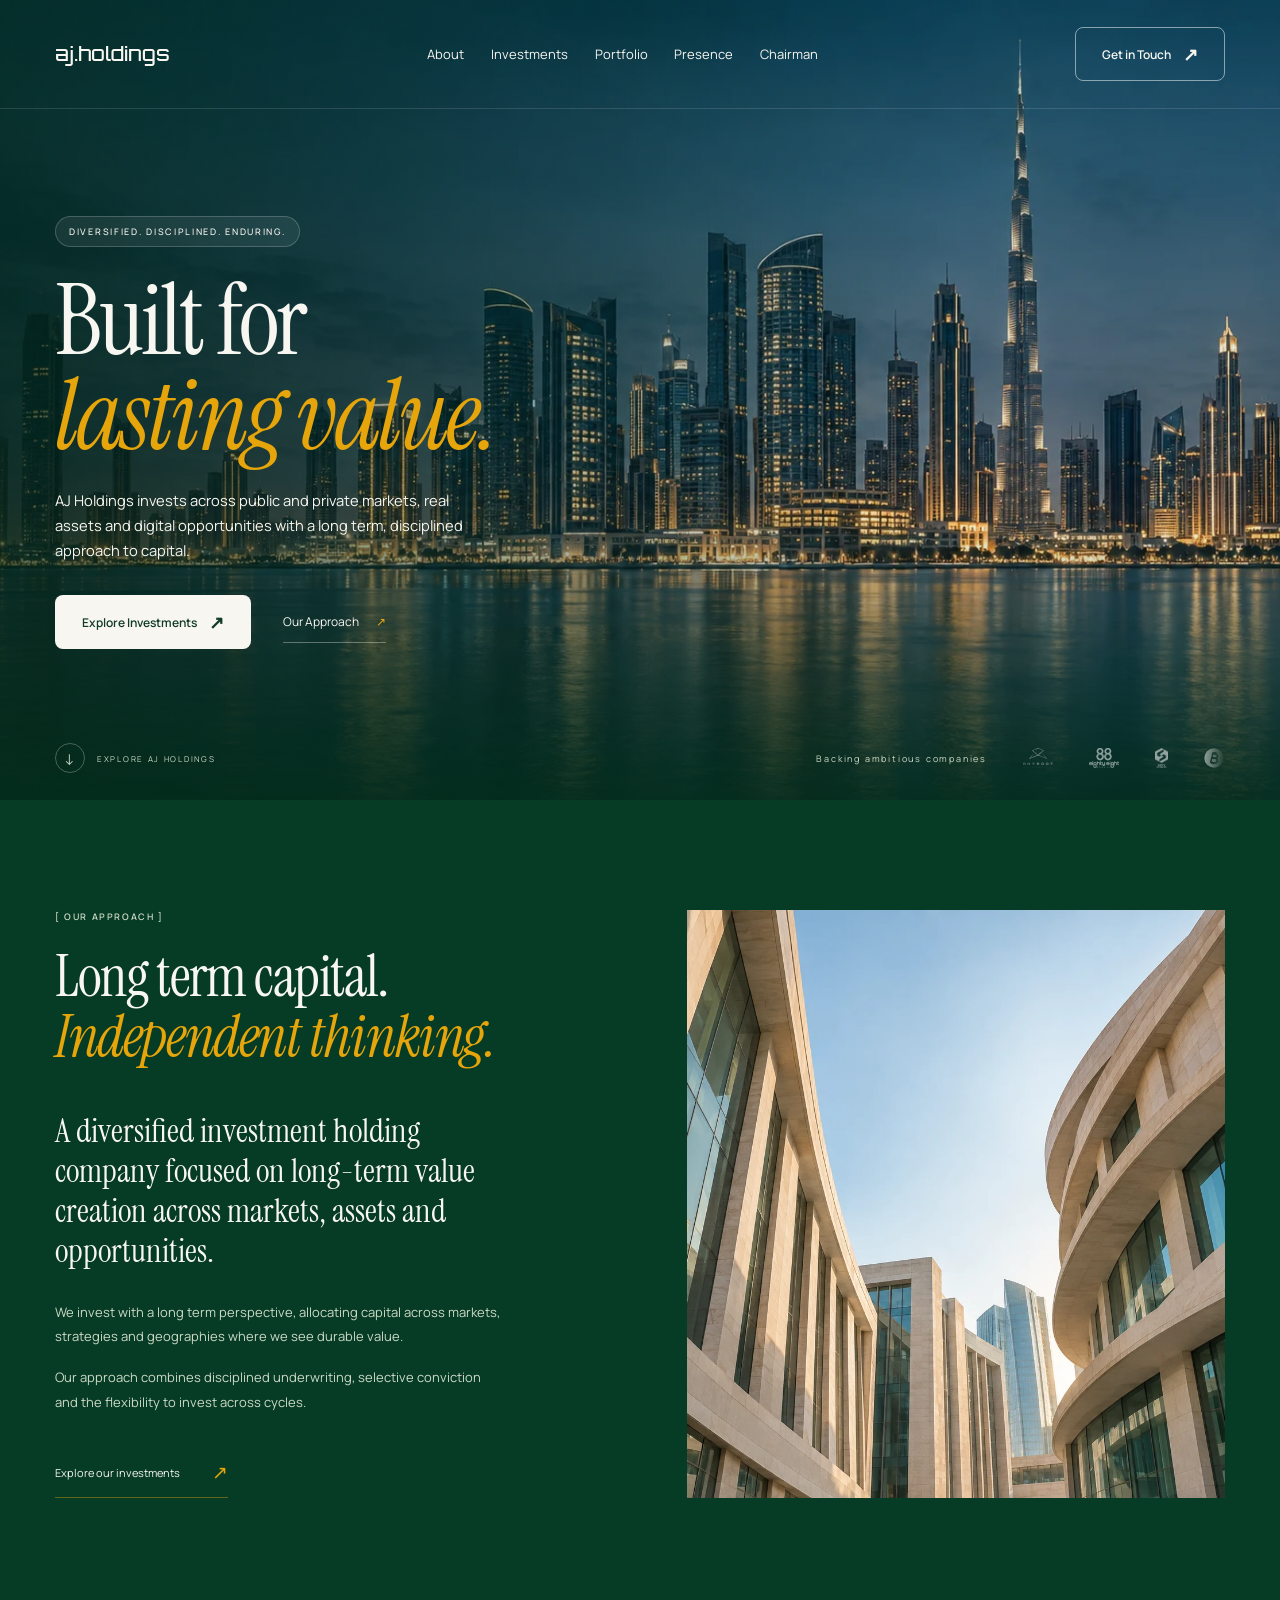
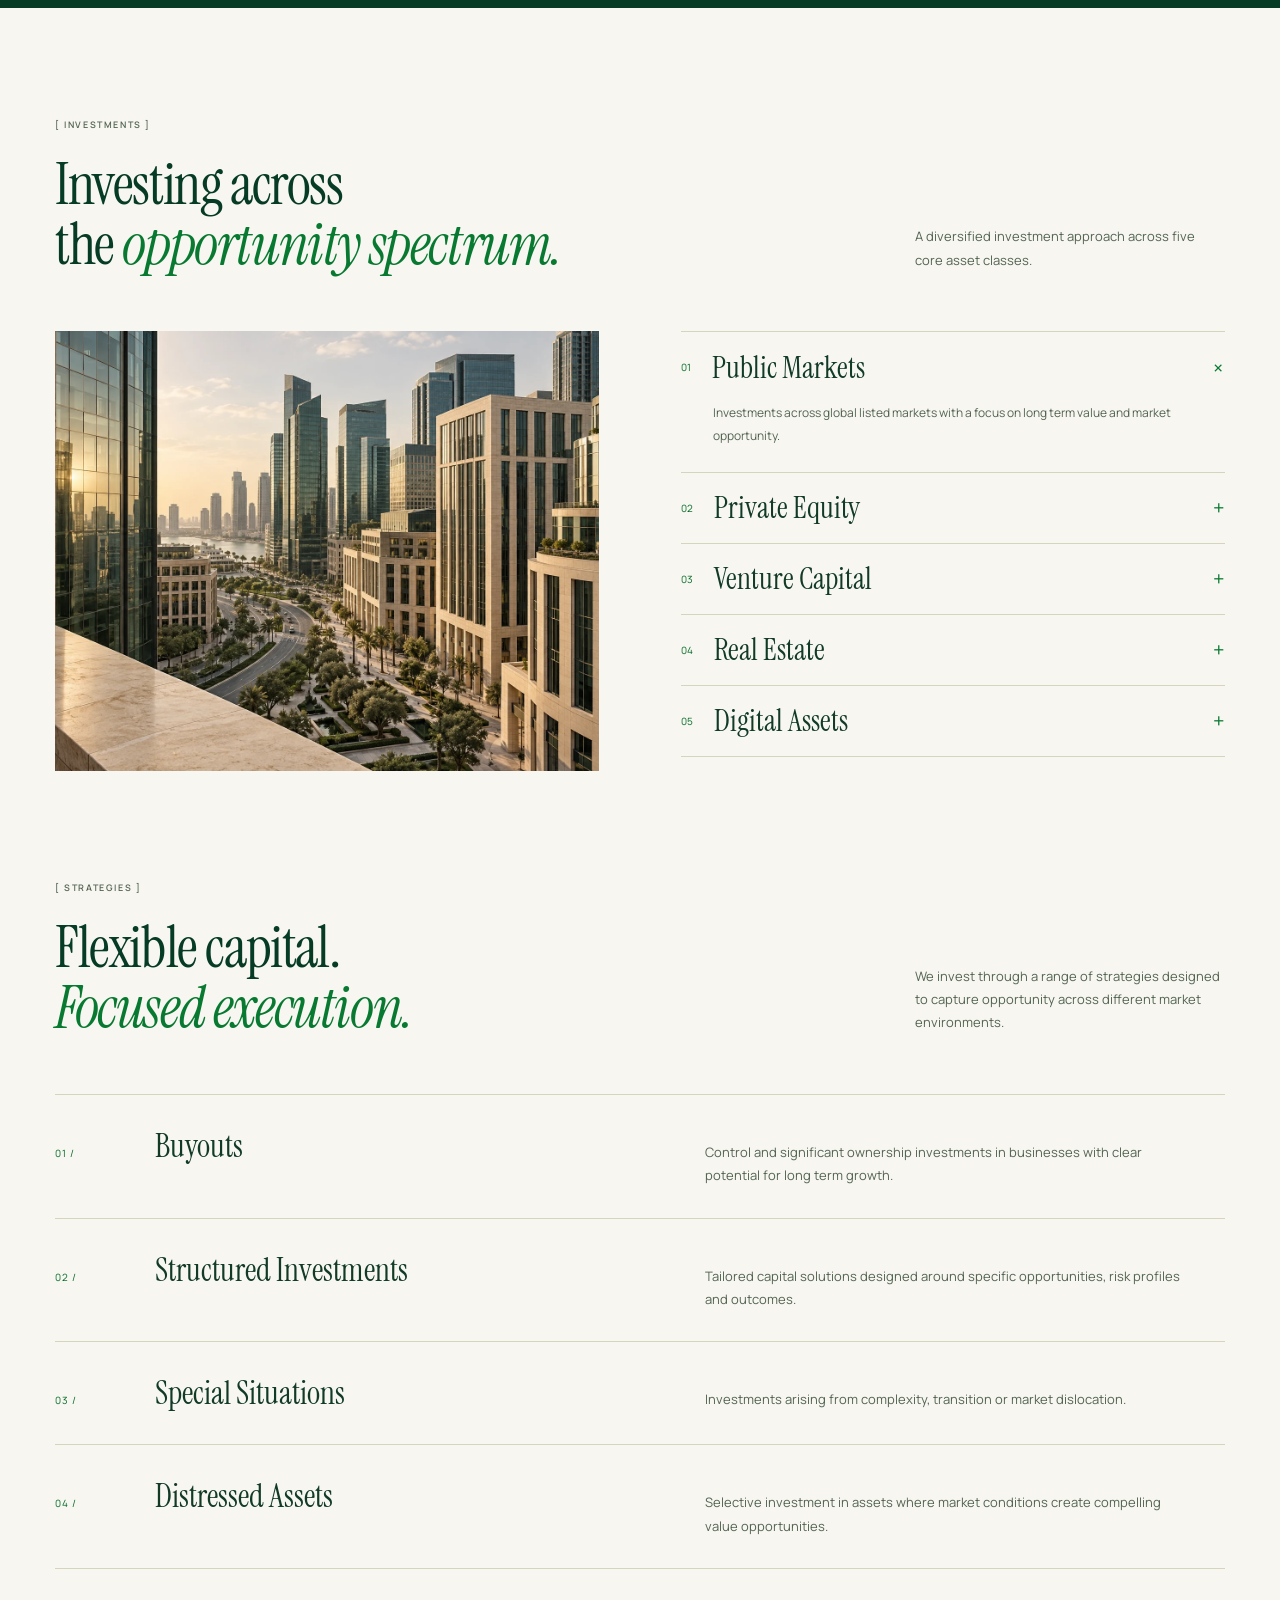
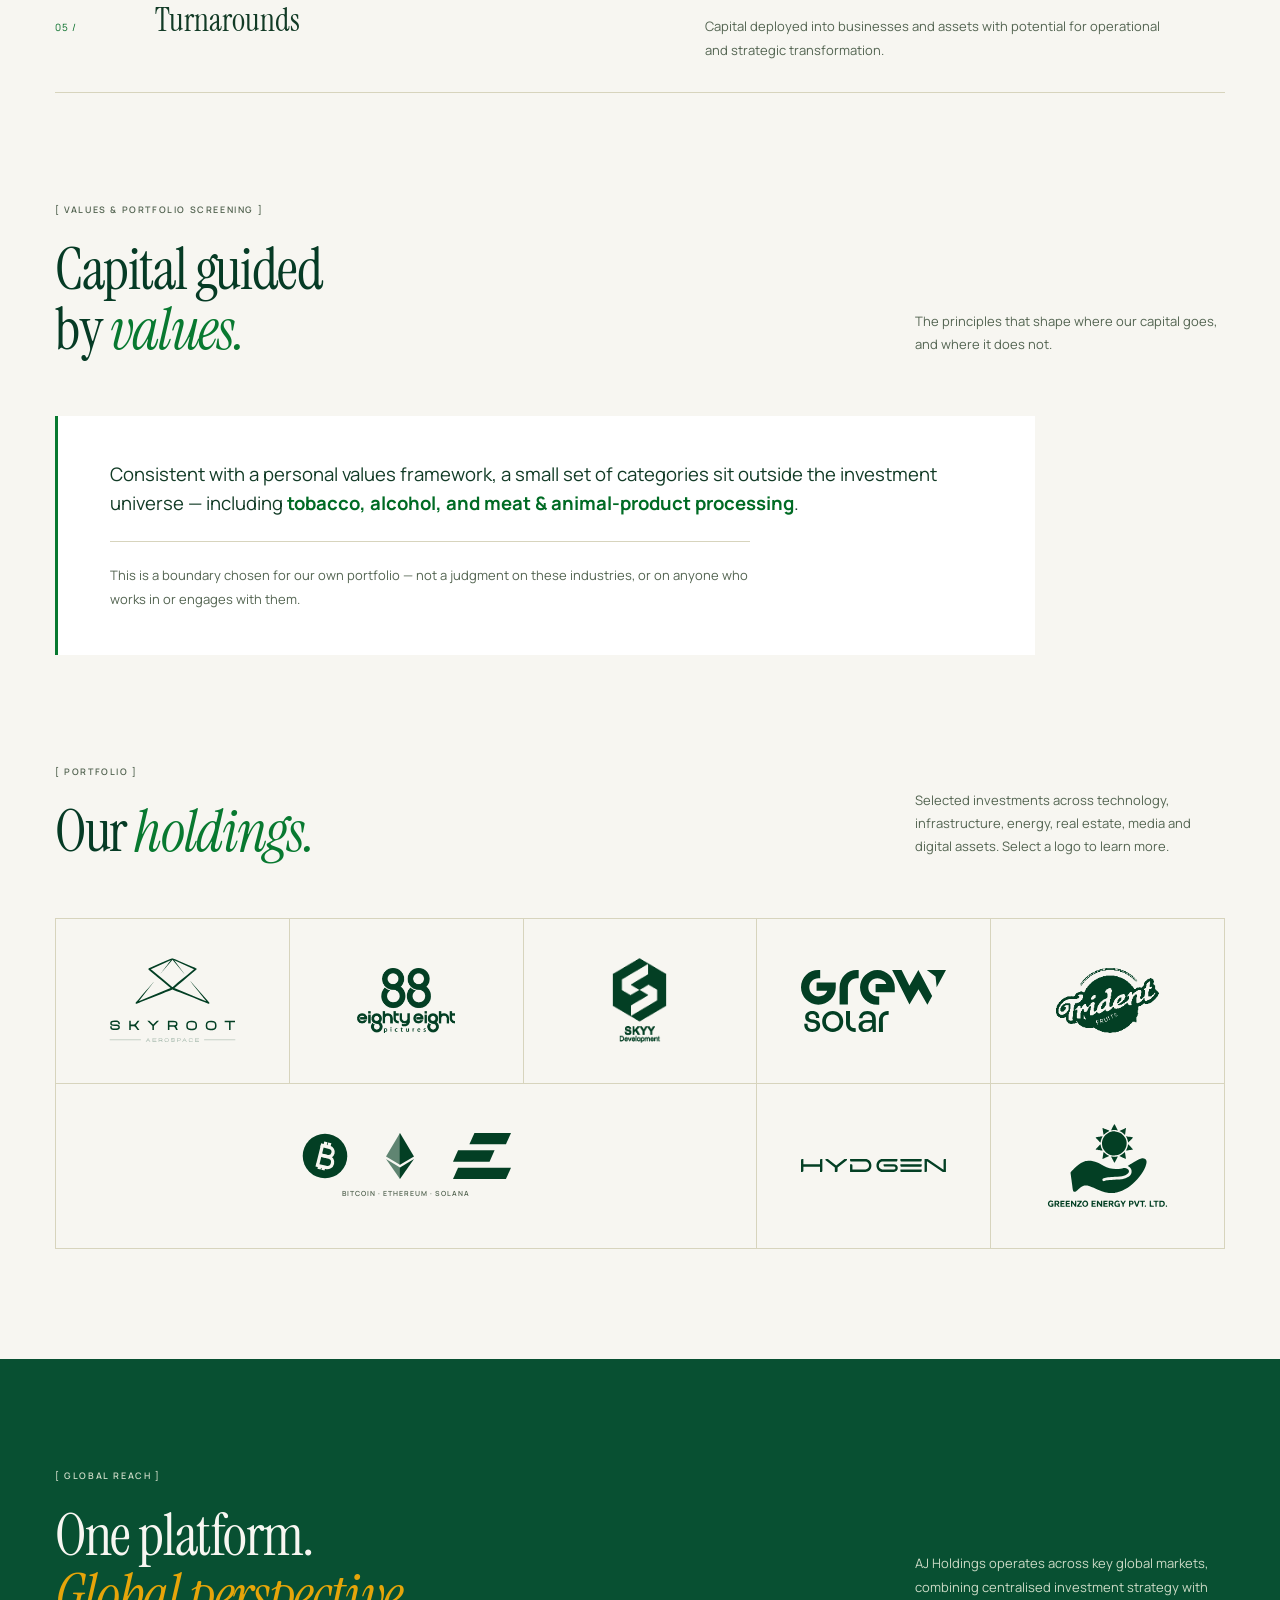
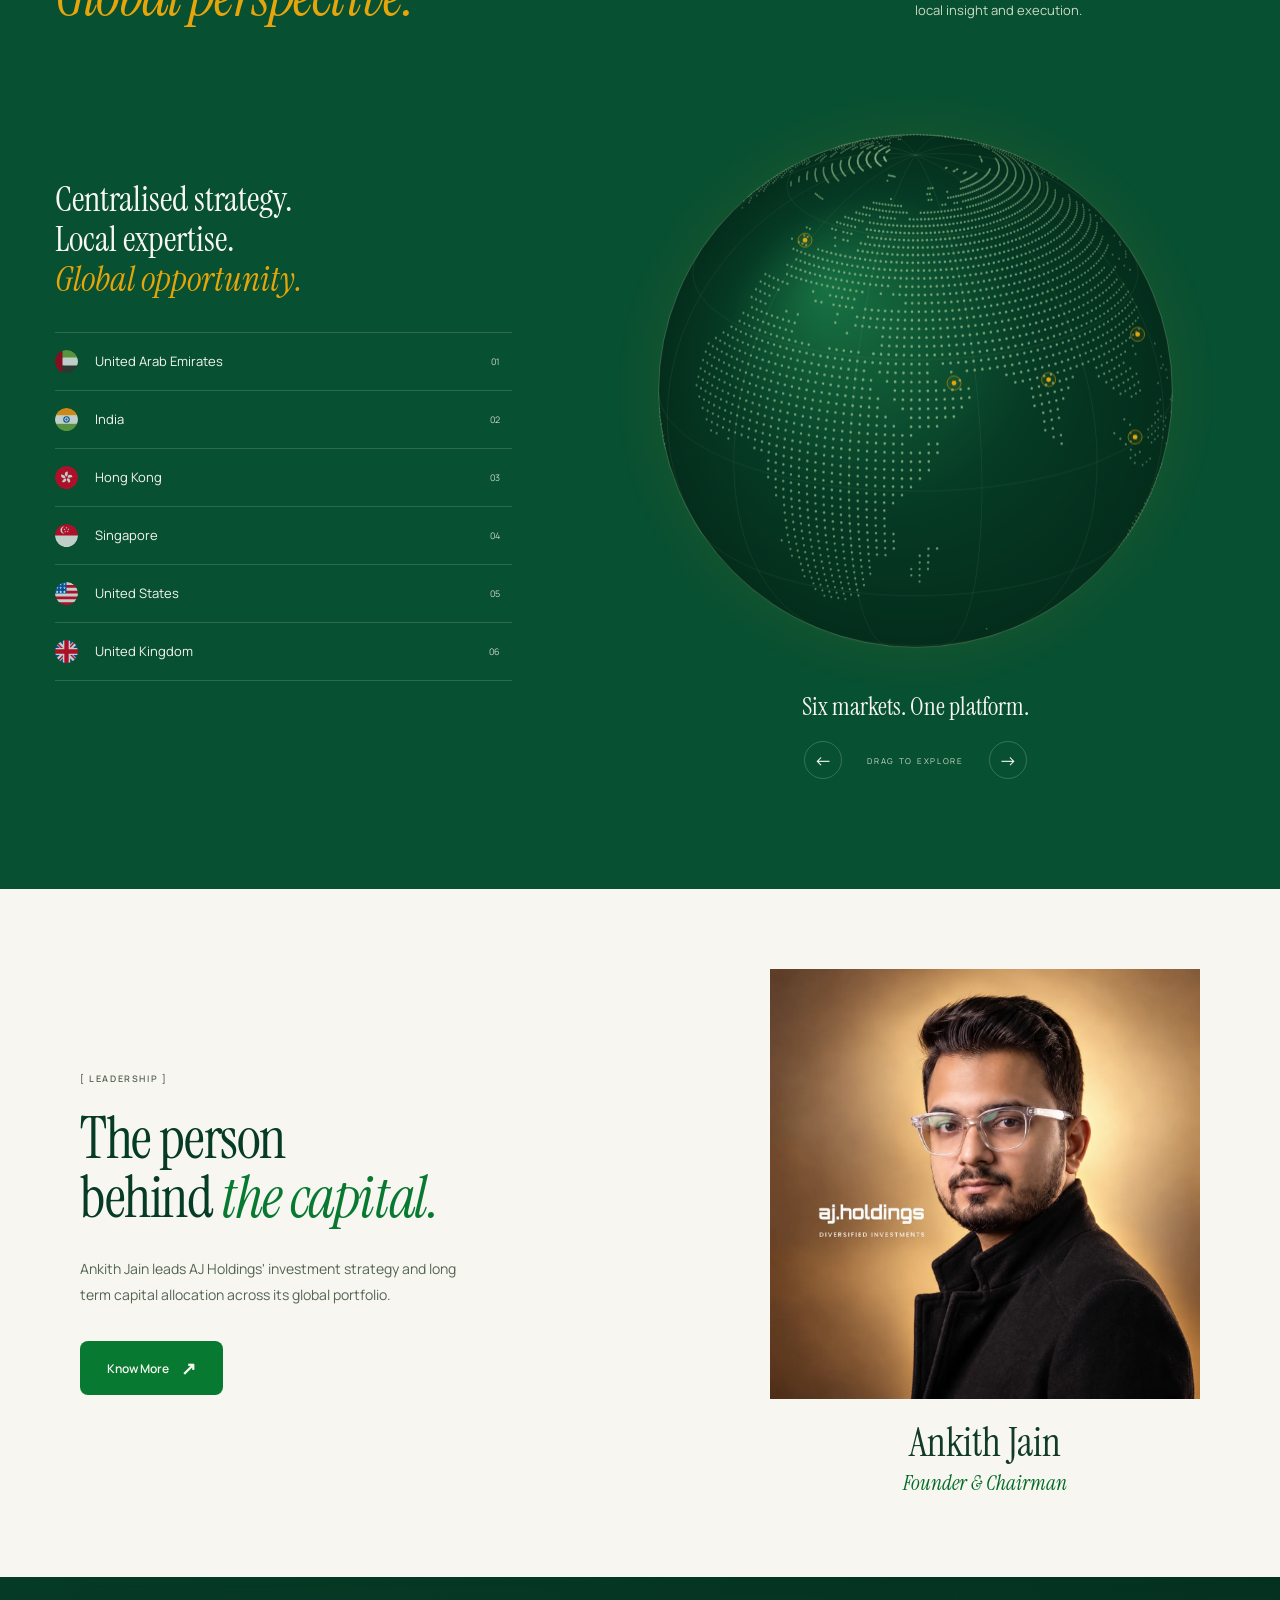
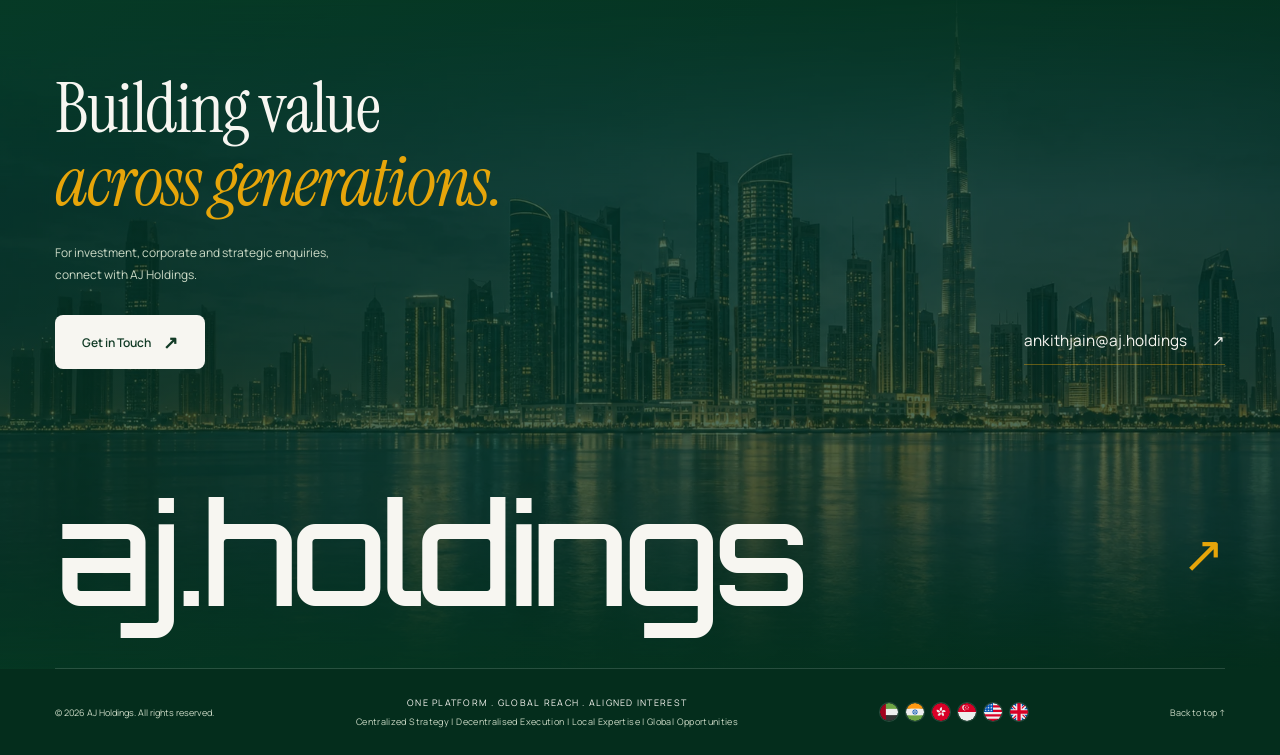
<file: preview/index.html>
<!doctype html>
<html lang="en">
  <head>
    <meta charset="UTF-8" />
    <meta name="viewport" content="width=device-width, initial-scale=1" />
    <title>AJ Holdings | Global Investment Holding Company</title>
    <meta
      name="description"
      content="AJ Holdings is a diversified global investment holding company focused on long-term value creation across markets, assets and opportunities."
    />
    <meta
      name="robots"
      content="noindex, nofollow"
    />
    <link rel="canonical" href="https://aj.holdings/" />
    <meta name="theme-color" content="#063b25" />
    <meta property="og:type" content="website" />
    <meta property="og:site_name" content="AJ Holdings" />
    <meta property="og:title" content="AJ Holdings | Built for Lasting Value" />
    <meta
      property="og:description"
      content="A diversified global investment holding company focused on long-term value creation across markets, assets and opportunities."
    />
    <meta property="og:url" content="https://aj.holdings/" />
    <meta property="og:image" content="https://aj.holdings/aj-holdings-og.jpg" />
    <meta property="og:image:width" content="1200" />
    <meta property="og:image:height" content="630" />
    <meta property="og:image:alt" content="AJ Holdings — Built for lasting value" />
    <meta name="twitter:card" content="summary_large_image" />
    <meta name="twitter:title" content="AJ Holdings | Built for Lasting Value" />
    <meta
      name="twitter:description"
      content="A diversified global investment holding company focused on long-term value creation."
    />
    <meta name="twitter:image" content="https://aj.holdings/aj-holdings-og.jpg" />
    <link rel="icon" href="favicon.png" type="image/png" />
    <link
      rel="preload"
      as="image"
      href="assets/waterfront.webp"
      fetchpriority="high"
    />
    <link rel="stylesheet" href="assets/fonts.css" />
    <link rel="stylesheet" href="style.css" />
    <script src="js/main.js" defer></script>
    <script src="assets/globe-land.js" defer></script>
    <script src="js/globe.js" defer></script>
  </head>
  <body>
    <a class="skip" href="#about">Skip to content</a>
    <header class="masthead" id="masthead">
      <a class="wordmark" href="#home" aria-label="AJ Holdings home"
        >aj.holdings</a
      >
      <nav class="desktop-nav" aria-label="Primary navigation">
        <a href="#about">About</a><a href="#investments">Investments</a
        ><a href="#portfolio">Portfolio</a><a href="#global">Presence</a
        ><a href="#leadership">Chairman</a>
      </nav>
      <a class="button button-outline nav-contact" href="#contact"
        >Get in Touch <span aria-hidden="true">↗</span></a
      >
      <button
        class="menu-toggle"
        aria-expanded="false"
        aria-controls="mobile-nav"
        aria-label="Open navigation"
      >
        <span></span><span></span>
      </button>
    </header>
    <nav
      class="mobile-nav"
      id="mobile-nav"
      aria-label="Mobile navigation"
      hidden
    >
      <a href="#about">About</a><a href="#investments">Investments</a
      ><a href="#strategies">Strategies</a><a href="#portfolio">Portfolio</a
      ><a href="#global">Presence</a><a href="#leadership">Chairman</a
      ><a href="#contact">Contact ↗</a>
    </nav>
    <main>
      <section class="hero" id="home" aria-labelledby="hero-title">
        <video
          class="hero-image"
          poster="assets/waterfront.webp"
          width="1920"
          height="1080"
          autoplay
          muted
          loop
          playsinline
          preload="auto"
          aria-hidden="true"
        >
          <source src="assets/waterfront.mp4" type="video/mp4" />
        </video>
        <div class="hero-shade"></div>
        <div class="hero-content">
          <p class="pill">Diversified. Disciplined. Enduring.</p>
          <h1 id="hero-title">Built for<br /><em>lasting value.</em></h1>
          <p class="hero-description">
            AJ Holdings invests across public and private markets, real assets
            and digital opportunities with a long term, disciplined approach to
            capital.
          </p>
          <div class="hero-actions">
            <a class="button button-light" href="#investments"
              >Explore Investments <span aria-hidden="true">↗</span></a
            ><a class="hero-secondary" href="#about"
              >Our Approach <span aria-hidden="true">↗</span></a
            >
          </div>
        </div>
        <div class="hero-bottom">
          <a href="#about" class="scroll-link"
            ><span aria-hidden="true">↓</span> EXPLORE AJ HOLDINGS</a
          >
          <div class="hero-ticker">
            <span class="tiny">Backing ambitious companies</span>
            <div class="hero-ticker-viewport">
              <div class="hero-ticker-track">
                <div class="hero-ticker-item">
                  <img src="portfolio/web/skyroot.svg" alt="Skyroot" width="90" height="32" loading="lazy" />
                </div>
                <div class="hero-ticker-item">
                  <img src="portfolio/web/88eightyeight.png" alt="88 Eighty Eight Pictures" width="90" height="32" loading="lazy" />
                </div>
                <div class="hero-ticker-item">
                  <img src="portfolio/web/skyy-development.png" alt="Skyy Development" width="90" height="32" loading="lazy" />
                </div>
                <div class="hero-ticker-item hero-ticker-coin">
                  <img src="portfolio/web/bitcoin.svg" alt="Bitcoin" width="32" height="32" loading="lazy" />
                </div>
                <div class="hero-ticker-item hero-ticker-coin">
                  <img src="portfolio/web/ethereum.svg" alt="Ethereum" width="20" height="32" loading="lazy" />
                </div>
                <div class="hero-ticker-item hero-ticker-coin">
                  <img src="portfolio/web/solana.svg" alt="Solana" width="40" height="32" loading="lazy" />
                </div>
                <div class="hero-ticker-item">
                  <img src="portfolio/web/grew-solar.svg" alt="Grew Solar" width="90" height="32" loading="lazy" />
                </div>
                <div class="hero-ticker-item">
                  <img src="portfolio/web/trident.png" alt="Trident Fruits" width="90" height="32" loading="lazy" />
                </div>
                <div class="hero-ticker-item">
                  <img src="portfolio/web/hydgen.svg" alt="Hydgen" width="90" height="32" loading="lazy" />
                </div>
                <div class="hero-ticker-item">
                  <img src="portfolio/greenzo-energy.svg" alt="Greenzo Energy" width="90" height="32" loading="lazy" />
                </div>
                <div class="hero-ticker-item" aria-hidden="true">
                  <img src="portfolio/web/skyroot.svg" alt="" width="90" height="32" loading="lazy" />
                </div>
                <div class="hero-ticker-item" aria-hidden="true">
                  <img src="portfolio/web/88eightyeight.png" alt="" width="90" height="32" loading="lazy" />
                </div>
                <div class="hero-ticker-item" aria-hidden="true">
                  <img src="portfolio/web/skyy-development.png" alt="" width="90" height="32" loading="lazy" />
                </div>
                <div class="hero-ticker-item hero-ticker-coin" aria-hidden="true">
                  <img src="portfolio/web/bitcoin.svg" alt="" width="32" height="32" loading="lazy" />
                </div>
                <div class="hero-ticker-item hero-ticker-coin" aria-hidden="true">
                  <img src="portfolio/web/ethereum.svg" alt="" width="20" height="32" loading="lazy" />
                </div>
                <div class="hero-ticker-item hero-ticker-coin" aria-hidden="true">
                  <img src="portfolio/web/solana.svg" alt="" width="40" height="32" loading="lazy" />
                </div>
                <div class="hero-ticker-item" aria-hidden="true">
                  <img src="portfolio/web/grew-solar.svg" alt="" width="90" height="32" loading="lazy" />
                </div>
                <div class="hero-ticker-item" aria-hidden="true">
                  <img src="portfolio/web/trident.png" alt="" width="90" height="32" loading="lazy" />
                </div>
                <div class="hero-ticker-item" aria-hidden="true">
                  <img src="portfolio/web/hydgen.svg" alt="" width="90" height="32" loading="lazy" />
                </div>
                <div class="hero-ticker-item" aria-hidden="true">
                  <img src="portfolio/greenzo-energy.svg" alt="" width="90" height="32" loading="lazy" />
                </div>
              </div>
            </div>
          </div>
        </div>
      </section>
      <section
        class="section about dark"
        id="about"
        aria-labelledby="about-title"
      >
        <div class="section-heading reveal">
          <div>
            <p class="eyebrow">[ OUR APPROACH ]</p>
            <h2 id="about-title">
              Long term capital.<br /><em>Independent thinking.</em>
            </h2>
          </div>
        </div>
        <div class="about-grid">
          <div class="about-copy reveal">
            <p class="positioning">
              A diversified investment holding company focused on long-term value
              creation across markets, assets and opportunities.
            </p>
            <p>
              We invest with a long term perspective, allocating capital across
              markets, strategies and geographies where we see durable value.
            </p>
            <p>
              Our approach combines disciplined underwriting, selective
              conviction and the flexibility to invest across cycles.
            </p>
            <a class="text-link" href="#investments"
              >Explore our investments <span aria-hidden="true">↗</span></a
            >
          </div>
          <figure class="about-image reveal">
            <img
              src="assets/architecture.webp"
              alt="Curved limestone and glass facades framing an open sky"
              width="1536"
              height="1024"
              loading="lazy"
            />
          </figure>
        </div>
      </section>
      <section
        class="section investments"
        id="investments"
        aria-labelledby="investments-title"
      >
        <div class="section-heading reveal">
          <div>
            <p class="eyebrow">[ INVESTMENTS ]</p>
            <h2 id="investments-title">
              Investing across<br />the <em>opportunity spectrum.</em>
            </h2>
          </div>
          <p class="heading-copy">
            A diversified investment approach across five core asset classes.
          </p>
        </div>
        <div class="capital-grid">
          <figure class="capital-image reveal">
            <img
              src="assets/investments-district.webp"
              alt="Contemporary financial district with green glass towers and limestone buildings in warm afternoon light"
              width="1536"
              height="1024"
              loading="lazy"
            />
          </figure>
          <div class="asset-list reveal">
            <details name="asset-class" open>
              <summary>
                <span>01</span>Public Markets<i aria-hidden="true">+</i>
              </summary>
              <p>
                Investments across global listed markets with a focus on long
                term value and market opportunity.
              </p>
            </details>
            <details name="asset-class">
              <summary>
                <span>02</span>Private Equity<i aria-hidden="true">+</i>
              </summary>
              <p>
                Direct and strategic investments in established businesses with
                potential for long term value creation.
              </p>
            </details>
            <details name="asset-class">
              <summary>
                <span>03</span>Venture Capital<i aria-hidden="true">+</i>
              </summary>
              <p>
                Backing emerging businesses and technologies with the potential
                to shape future markets.
              </p>
            </details>
            <details name="asset-class">
              <summary>
                <span>04</span>Real Estate<i aria-hidden="true">+</i>
              </summary>
              <p>
                Selective investments across real estate assets and development
                opportunities.
              </p>
            </details>
            <details name="asset-class">
              <summary>
                <span>05</span>Digital Assets<i aria-hidden="true">+</i>
              </summary>
              <p>
                Strategic exposure to digital assets and the evolving digital
                economy.
              </p>
            </details>
          </div>
        </div>
      </section>
      <section
        class="section strategies"
        id="strategies"
        aria-labelledby="strategies-title"
      >
        <div class="section-heading reveal">
          <div>
            <p class="eyebrow">[ STRATEGIES ]</p>
            <h2 id="strategies-title">
              Flexible capital.<br /><em>Focused execution.</em>
            </h2>
          </div>
          <p class="heading-copy">
            We invest through a range of strategies designed to capture
            opportunity across different market environments.
          </p>
        </div>
        <div class="strategy-list">
          <article class="strategy reveal">
            <span class="index">01 /</span>
            <h3>Buyouts</h3>
            <p>
              Control and significant ownership investments in businesses with
              clear potential for long term growth.
            </p>
          </article>
          <article class="strategy reveal">
            <span class="index">02 /</span>
            <h3>Structured Investments</h3>
            <p>
              Tailored capital solutions designed around specific opportunities,
              risk profiles and outcomes.
            </p>
          </article>
          <article class="strategy reveal">
            <span class="index">03 /</span>
            <h3>Special Situations</h3>
            <p>
              Investments arising from complexity, transition or market
              dislocation.
            </p>
          </article>
          <article class="strategy reveal">
            <span class="index">04 /</span>
            <h3>Distressed Assets</h3>
            <p>
              Selective investment in assets where market conditions create
              compelling value opportunities.
            </p>
          </article>
          <article class="strategy reveal">
            <span class="index">05 /</span>
            <h3>Turnarounds</h3>
            <p>
              Capital deployed into businesses and assets with potential for
              operational and strategic transformation.
            </p>
          </article>
        </div>
      </section>
      <section
        class="section screening"
        id="screening"
        aria-labelledby="screening-title"
      >
        <div class="section-heading reveal">
          <div>
            <p class="eyebrow">[ VALUES &amp; PORTFOLIO SCREENING ]</p>
            <h2 id="screening-title">
              Capital guided<br />by <em>values.</em>
            </h2>
          </div>
          <p class="heading-copy">
            The principles that shape where our capital goes, and where it
            does not.
          </p>
        </div>
        <div class="screening-card reveal">
          <p class="screening-lead">
            Consistent with a personal values framework, a small set of
            categories sit outside the investment universe — including
            <strong
              >tobacco, alcohol, and meat &amp;
              animal-product processing</strong
            >.
          </p>
          <p class="screening-note">
            This is a boundary chosen for our own portfolio — not a judgment on
            these industries, or on anyone who works in or engages with them.
          </p>
        </div>
      </section>
      <section
        class="section portfolio"
        id="portfolio"
        aria-labelledby="portfolio-title"
      >
        <div class="section-heading reveal">
          <div>
            <p class="eyebrow">[ PORTFOLIO ]</p>
            <h2 id="portfolio-title">Our <em>holdings.</em></h2>
          </div>
          <p class="heading-copy">
            Selected investments across technology, infrastructure, energy, real
            estate, media and digital assets. Select a logo to learn more.
          </p>
        </div>
        <div class="portfolio-wall reveal">
          <div>
            <button
              type="button"
              class="portfolio-logo"
              aria-expanded="false"
              aria-controls="co-skyroot"
            >
              <img
                src="portfolio/web/skyroot.svg"
                alt="Skyroot" class="logo-lg"
                width="125"
                height="55"
                loading="lazy"
              />
            </button>
            <p class="portfolio-note" id="co-skyroot" hidden>
              <strong>Skyroot Aerospace</strong>Private space launch company building rockets to make access to space affordable and routine.
            </p>
          </div>
          <div>
            <button
              type="button"
              class="portfolio-logo"
              aria-expanded="false"
              aria-controls="co-eighty-eight"
            >
              <img
                src="portfolio/web/88eightyeight.png"
                alt="88 Eighty Eight Pictures"
                width="125"
                height="55"
                loading="lazy"
              />
            </button>
            <p class="portfolio-note" id="co-eighty-eight" hidden>
              <strong>88 Eighty Eight Pictures</strong>Media and advertising company.
            </p>
          </div>
          <div>
            <button
              type="button"
              class="portfolio-logo"
              aria-expanded="false"
              aria-controls="co-skyy"
            >
              <img
                src="portfolio/web/skyy-development.png"
                alt="Skyy Development" class="logo-lg"
                width="125"
                height="55"
                loading="lazy"
              />
            </button>
            <p class="portfolio-note" id="co-skyy" hidden>
              <strong>Skyy Development</strong>Real estate developer delivering residential and commercial projects.
            </p>
          </div>
          <div class="portfolio-wide">
            <button
              type="button"
              class="portfolio-logo"
              aria-expanded="false"
              aria-controls="co-digital-assets"
            >
              <span class="portfolio-trio">
                <img
                  src="portfolio/web/bitcoin.svg"
                  alt="Bitcoin"
                  width="48"
                  height="48"
                  loading="lazy"
                /><img
                  src="portfolio/web/ethereum.svg"
                  alt="Ethereum"
                  width="30"
                  height="48"
                  loading="lazy"
                /><img
                  src="portfolio/web/solana.svg"
                  alt="Solana"
                  width="60"
                  height="48"
                  loading="lazy"
                />
              </span>
              <span class="portfolio-name" aria-hidden="true">Bitcoin · Ethereum · Solana</span>
            </button>
            <p class="portfolio-note" id="co-digital-assets" hidden>
              <strong>Digital Assets</strong>Strategic exposure to leading digital assets: Bitcoin, Ethereum and Solana.
            </p>
          </div>
          <div>
            <button
              type="button"
              class="portfolio-logo"
              aria-expanded="false"
              aria-controls="co-grew-solar"
            >
              <img
                src="portfolio/web/grew-solar.svg"
                alt="Grew Solar"
                width="125"
                height="55"
                loading="lazy"
              />
            </button>
            <p class="portfolio-note" id="co-grew-solar" hidden>
              <strong>Grew Solar</strong>Solar module and cell manufacturer supporting India's clean energy transition.
            </p>
          </div>
          <div>
            <button
              type="button"
              class="portfolio-logo"
              aria-expanded="false"
              aria-controls="co-trident"
            >
              <img
                src="portfolio/web/trident.png"
                alt="Trident Fruits"
                width="125"
                height="55"
                loading="lazy"
              />
            </button>
            <p class="portfolio-note" id="co-trident" hidden>
              <strong>Trident Fruits</strong>Fresh produce business sourcing and supplying quality fruit to growing markets.
            </p>
          </div>
          <div>
            <button
              type="button"
              class="portfolio-logo"
              aria-expanded="false"
              aria-controls="co-hydgen"
            >
              <img
                src="portfolio/web/hydgen.svg"
                alt="Hydgen"
                width="125"
                height="55"
                loading="lazy"
              />
            </button>
            <p class="portfolio-note" id="co-hydgen" hidden>
              <strong>Hydgen</strong>Hydrogen technology company developing electrolysers for clean hydrogen production.
            </p>
          </div>
          <div>
            <button
              type="button"
              class="portfolio-logo"
              aria-expanded="false"
              aria-controls="co-greenzo"
            >
              <img
                src="portfolio/greenzo-energy.svg"
                alt="Greenzo Energy" class="logo-lg"
                width="125"
                height="55"
                loading="lazy"
              />
            </button>
            <p class="portfolio-note" id="co-greenzo" hidden>
              <strong>Greenzo Energy</strong>Green hydrogen company manufacturing electrolysers and clean energy solutions.
            </p>
          </div>
        </div>
      </section>
      <section
        class="section global dark"
        id="global"
        aria-labelledby="global-title"
      >
        <div class="section-heading reveal">
          <div>
            <p class="eyebrow">[ GLOBAL REACH ]</p>
            <h2 id="global-title">
              One platform.<br /><em>Global perspective.</em>
            </h2>
          </div>
          <p class="heading-copy">
            AJ Holdings operates across key global markets, combining
            centralised investment strategy with local insight and execution.
          </p>
        </div>
        <div class="global-grid">
          <div class="global-markets reveal">
            <p class="global-statement">
              Centralised strategy.<br />Local expertise.<br /><em
                >Global opportunity.</em
              >
            </p>
            <div class="locations" aria-label="Global markets">
              <button type="button" data-market="ae" disabled>
                <img src="flags/ae.svg" alt="" width="24" height="24" /><span
                  >United Arab Emirates</span
                ><small>01</small>
              </button>
              <button type="button" data-market="in" disabled>
                <img src="flags/in.svg" alt="" width="24" height="24" /><span
                  >India</span
                ><small>02</small>
              </button>
              <button type="button" data-market="hk" disabled>
                <img src="flags/hk.svg" alt="" width="24" height="24" /><span
                  >Hong Kong</span
                ><small>03</small>
              </button>
              <button type="button" data-market="sg" disabled>
                <img src="flags/sg.svg" alt="" width="24" height="24" /><span
                  >Singapore</span
                ><small>04</small>
              </button>
              <button type="button" data-market="us" disabled>
                <img src="flags/us.svg" alt="" width="24" height="24" /><span
                  >United States</span
                ><small>05</small>
              </button>
              <button type="button" data-market="gb" disabled>
                <img src="flags/gb.svg" alt="" width="24" height="24" /><span
                  >United Kingdom</span
                ><small>06</small>
              </button>
            </div>
          </div>
          <figure class="globe-figure reveal">
            <div class="globe-stage">
              <canvas
                id="globe"
                width="640"
                height="640"
                role="img"
                aria-label="Globe showing AJ Holdings’ six markets. Select a country from the list to locate it."
              ></canvas>
              <div class="globe-fallback" aria-hidden="true">
                <span></span><span></span><span></span>
              </div>
            </div>
            <figcaption>
              <p id="globe-selection" aria-live="polite">
                Six markets. One platform.
              </p>
              <div class="globe-controls" hidden>
                <button
                  type="button"
                  id="globe-left"
                  aria-label="Rotate globe west"
                >
                  ←</button
                ><span>DRAG TO EXPLORE</span
                ><button
                  type="button"
                  id="globe-right"
                  aria-label="Rotate globe east"
                >
                  →
                </button>
              </div>
            </figcaption>
          </figure>
        </div>
      </section>
      <section
        class="section founder-section"
        id="leadership"
        aria-labelledby="leadership-title"
      >
        <div class="section-heading reveal">
          <div>
            <p class="eyebrow">[ LEADERSHIP ]</p>
            <h2 id="leadership-title">
              The person<br />behind <em>the capital.</em>
            </h2>
          </div>
          <p class="heading-copy">
            Ankith Jain leads AJ Holdings' investment strategy and long term
            capital allocation across its global portfolio.
          </p>
          <a
            class="button button-brand founder-link"
            href="https://ankithjain.com"
            target="_blank"
            rel="noopener"
            >Know More <span aria-hidden="true">↗</span></a
          >
        </div>
        <figure class="founder-card reveal">
          <img
            src="assets/founder.webp"
            alt="Ankith Jain, Founder and Chairman of AJ Holdings"
            width="1200"
            height="1200"
            loading="lazy"
            decoding="async"
          />
          <figcaption>
            <h3>Ankith Jain</h3>
            <p>Founder &amp; Chairman</p>
          </figcaption>
        </figure>
      </section>
      <section
        class="leadership-contact dark"
        id="contact"
        aria-labelledby="contact-title"
      >
        <div class="contact-top reveal">
          <div>
            <h2 id="contact-title">
              Building value<br /><em>across generations.</em>
            </h2>
            <p>
              For investment, corporate and strategic enquiries,<br
                class="desktop-break"
              />
              connect with AJ Holdings.
            </p>
            <a class="button button-light" href="mailto:ankithjain@aj.holdings"
              >Get in Touch <span aria-hidden="true">↗</span></a
            >
          </div>
          <a class="contact-email" href="mailto:ankithjain@aj.holdings"
            >ankithjain@aj.holdings <span aria-hidden="true">↗</span></a
          >
        </div>
        <a
          href="#home"
          class="footer-wordmark"
          aria-label="AJ Holdings back to top"
          >aj.holdings<span aria-hidden="true">↗</span></a
        >
      </section>
    </main>
    <footer class="footer dark">
      <span
        >© <span id="year">2026</span> AJ Holdings. All rights reserved.</span
      >
      <div class="footer-taglines">
        <p>ONE PLATFORM . GLOBAL REACH . ALIGNED INTEREST</p>
        <p class="footer-sub">
          Centralized Strategy | Decentralised Execution | Local Expertise |
          Global Opportunities
        </p>
      </div>
      <ul class="footer-flags" aria-label="Markets">
        <li><img src="flags/ae.svg" alt="United Arab Emirates" title="United Arab Emirates" width="18" height="18" /></li>
        <li><img src="flags/in.svg" alt="India" title="India" width="18" height="18" /></li>
        <li><img src="flags/hk.svg" alt="Hong Kong" title="Hong Kong" width="18" height="18" /></li>
        <li><img src="flags/sg.svg" alt="Singapore" title="Singapore" width="18" height="18" /></li>
        <li><img src="flags/us.svg" alt="United States" title="United States" width="18" height="18" /></li>
        <li><img src="flags/gb.svg" alt="United Kingdom" title="United Kingdom" width="18" height="18" /></li>
      </ul>
      <a href="#home">Back to top ↑</a>
    </footer>
  </body>
</html>
</file>
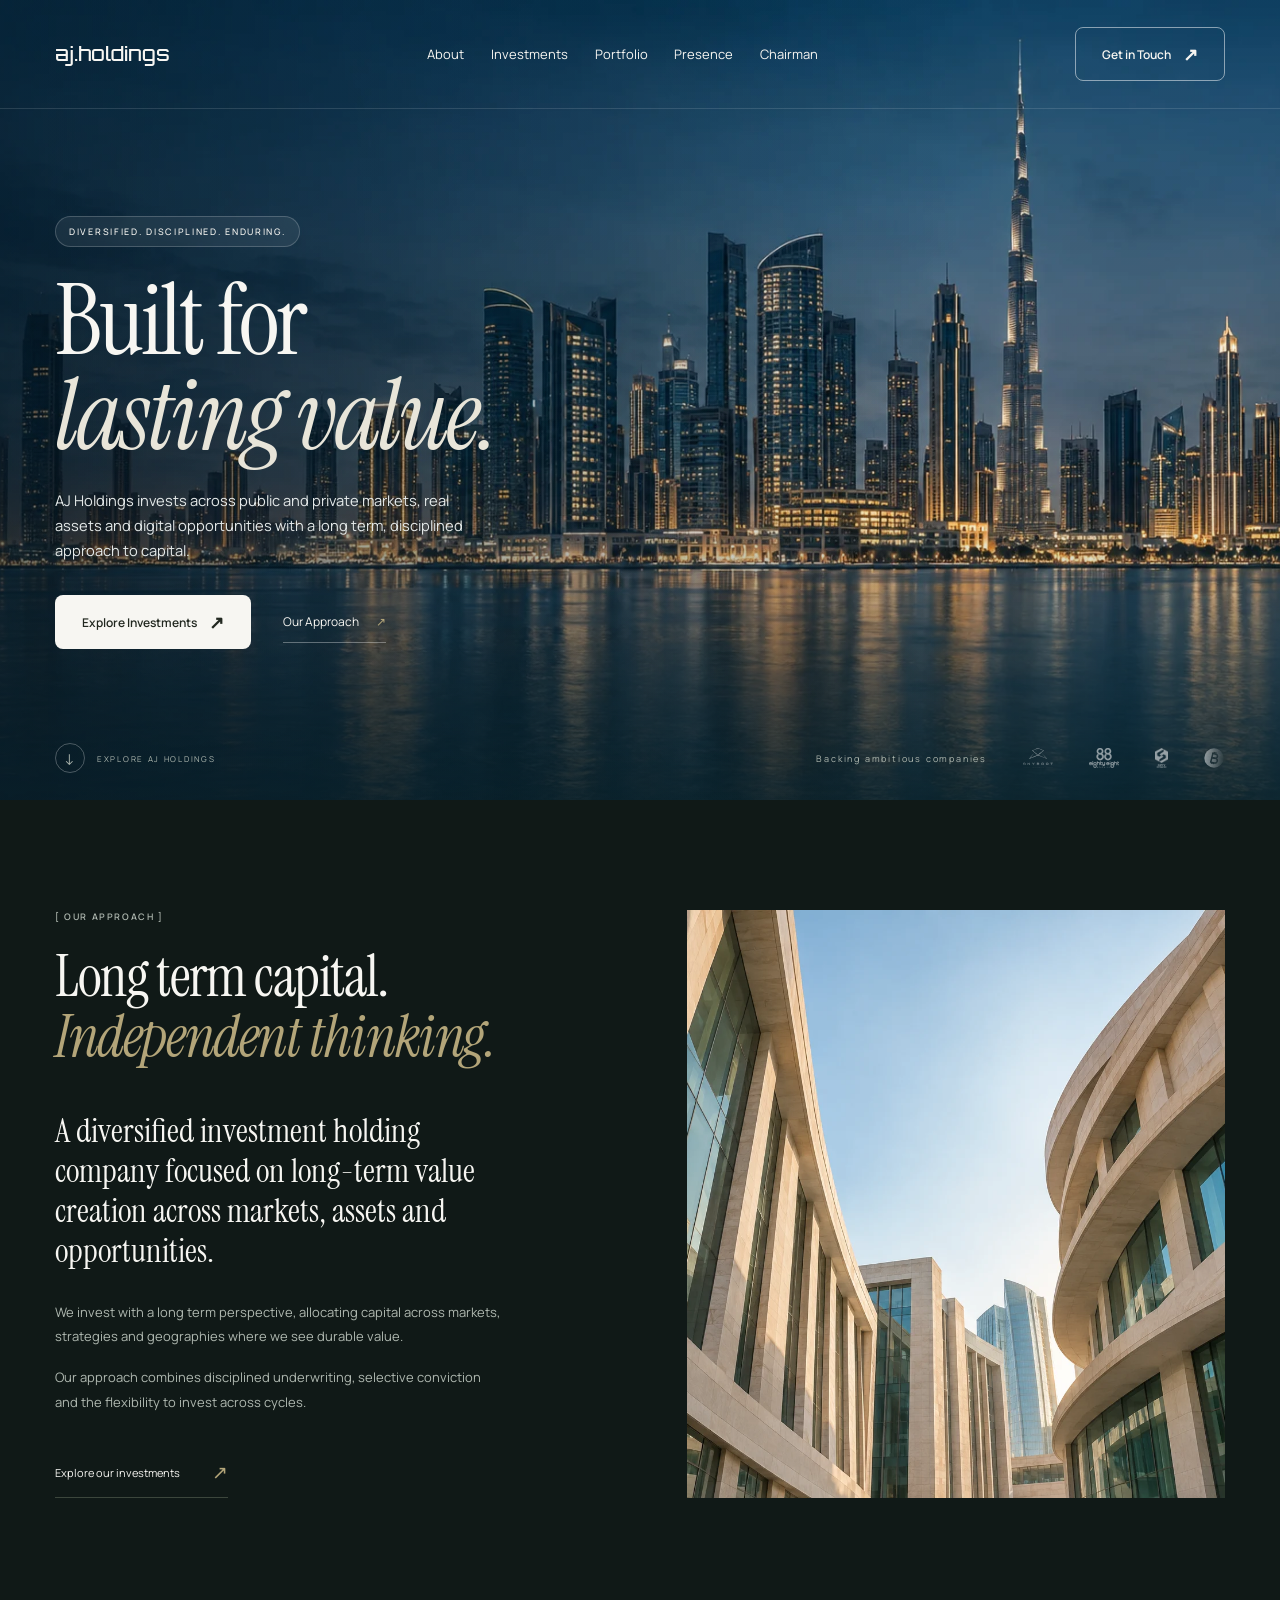
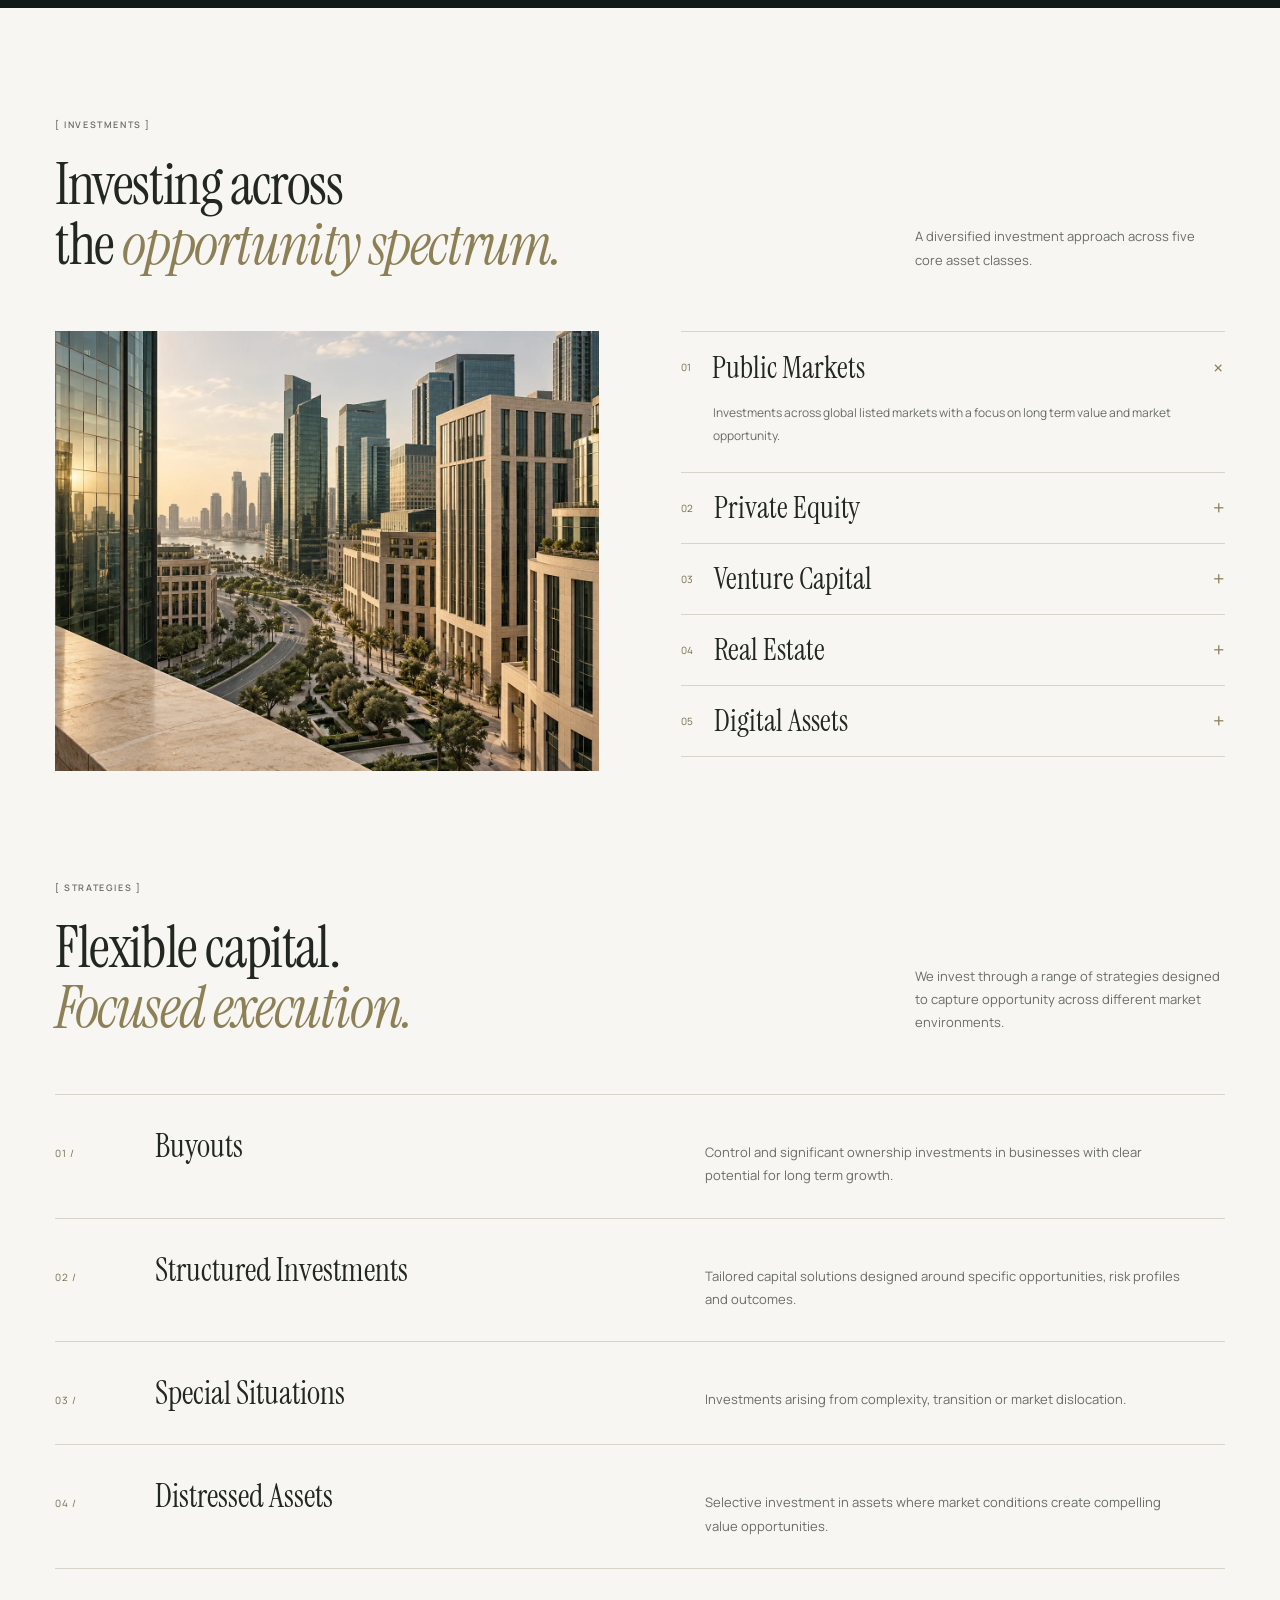
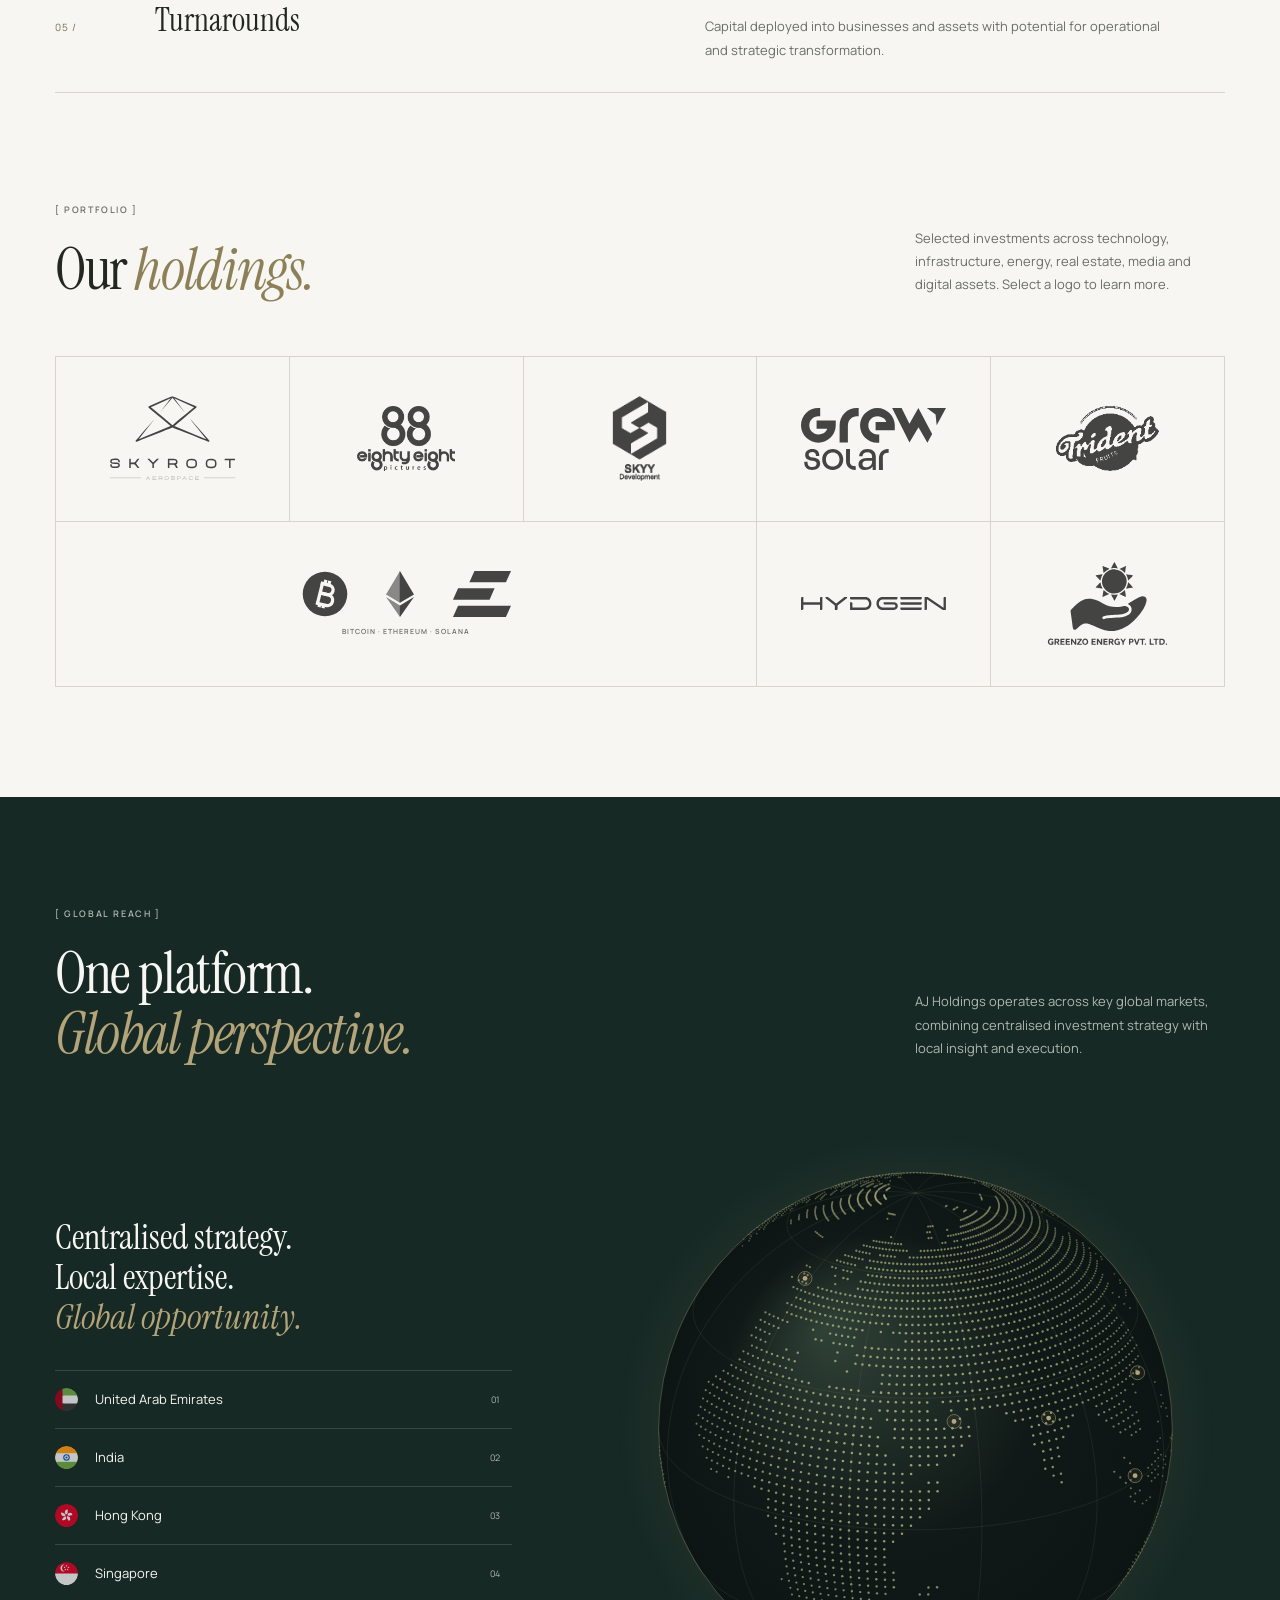
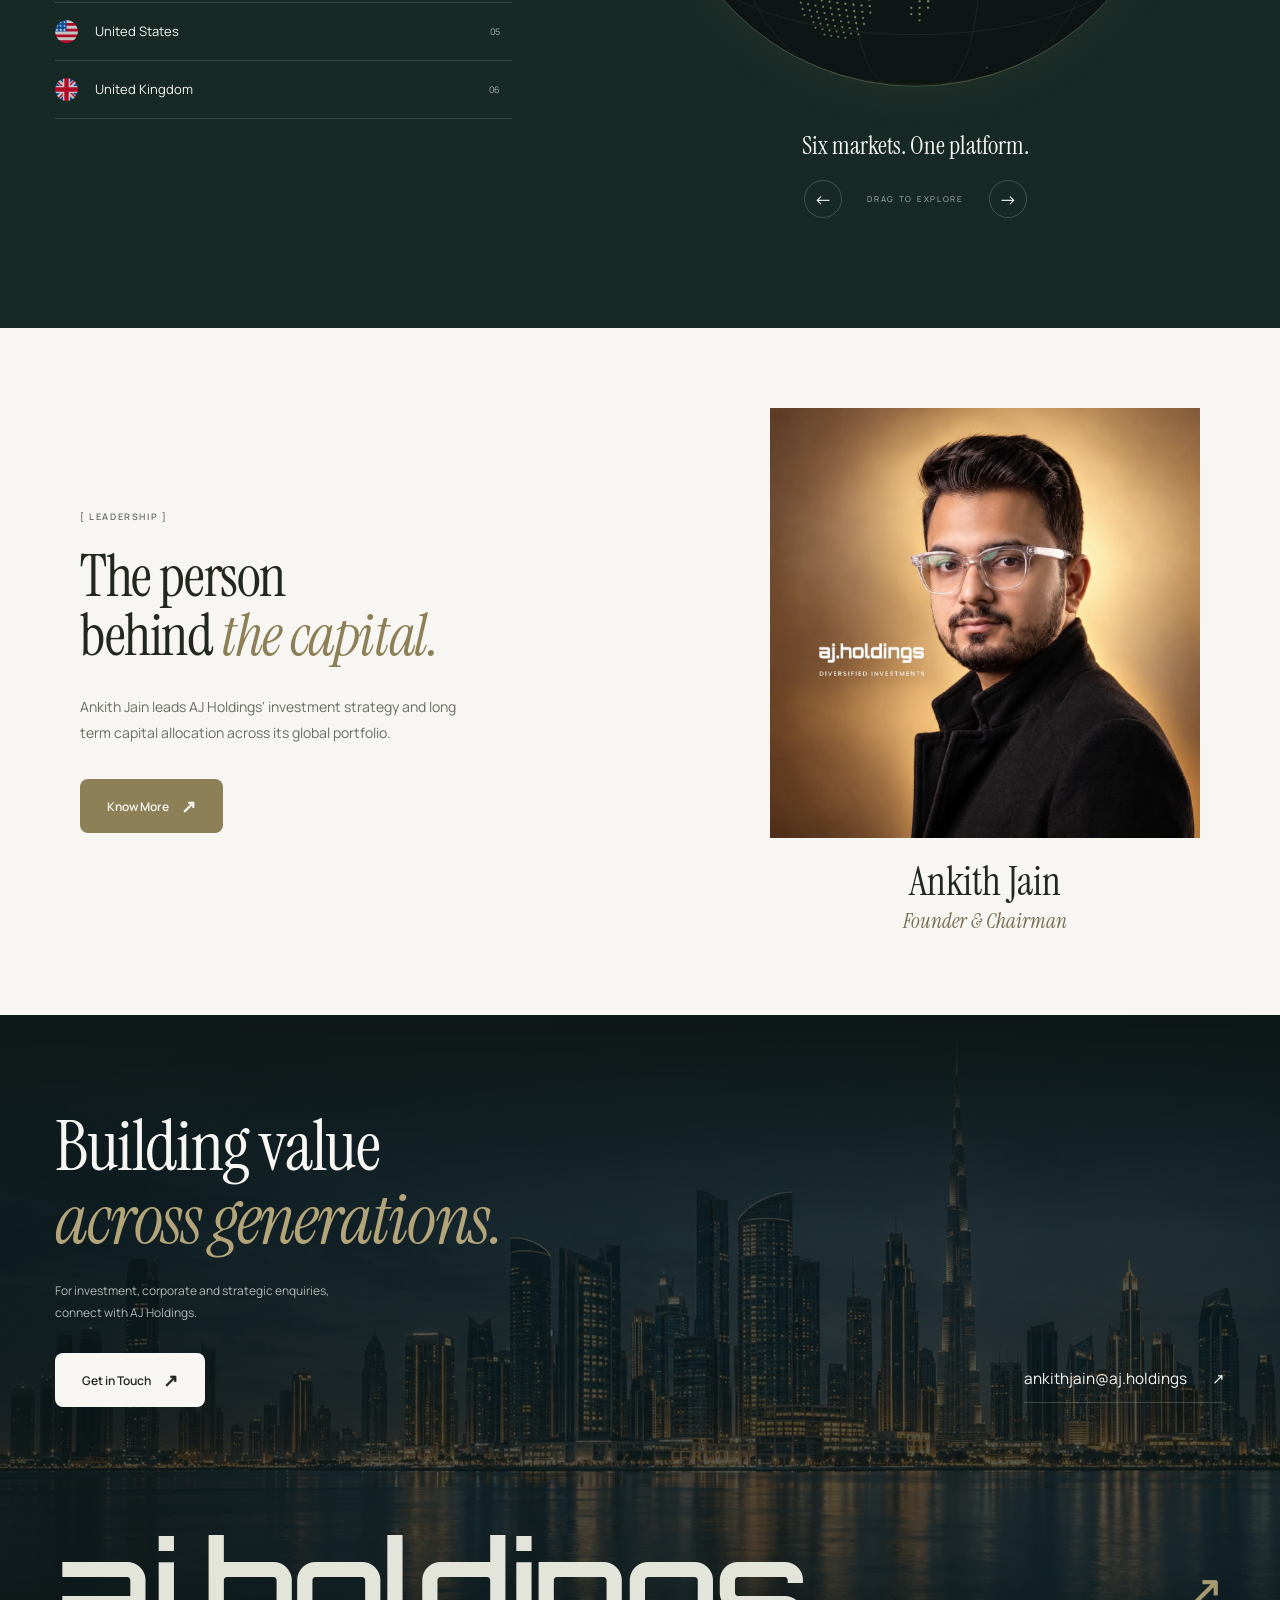
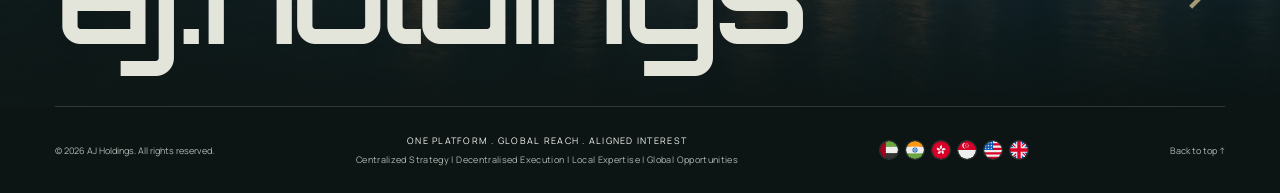
<file: classic.html>
<!doctype html>
<html lang="en">
  <head>
    <meta charset="UTF-8" />
    <meta name="viewport" content="width=device-width, initial-scale=1" />
    <title>AJ Holdings — Built for lasting value.</title>
    <meta
      name="description"
      content="A diversified investment holding company focused on long-term value creation across markets, assets and opportunities. Diversified. Disciplined. Enduring."
    />
    <meta name="theme-color" content="#101917" />
    <meta property="og:type" content="website" />
    <meta
      property="og:title"
      content="AJ Holdings — Built for lasting value."
    />
    <meta
      property="og:description"
      content="A diversified investment holding company focused on long-term value creation across markets, assets and opportunities."
    />
    <meta property="og:url" content="https://aj.holdings/" />
    <meta
      property="og:image"
      content="https://aj.holdings/assets/waterfront.webp"
    />
    <link rel="icon" href="favicon.png" type="image/png" />
    <link
      rel="preload"
      as="image"
      href="assets/waterfront.webp"
      fetchpriority="high"
    />
    <link rel="stylesheet" href="assets/fonts.css" />
    <link rel="stylesheet" href="style.css" />
    <link rel="stylesheet" href="themes/classic.css" />
    <script src="js/main.js" defer></script>
    <script src="assets/globe-land.js" defer></script>
    <script src="js/globe.js" defer></script>
  </head>
  <body data-theme="classic">
    <a class="skip" href="#about">Skip to content</a>
    <header class="masthead" id="masthead">
      <a class="wordmark" href="#home" aria-label="AJ Holdings home"
        >aj.holdings</a
      >
      <nav class="desktop-nav" aria-label="Primary navigation">
        <a href="#about">About</a><a href="#investments">Investments</a
        ><a href="#portfolio">Portfolio</a><a href="#global">Presence</a
        ><a href="#leadership">Chairman</a>
      </nav>
      <a class="button button-outline nav-contact" href="#contact"
        >Get in Touch <span aria-hidden="true">↗</span></a
      >
      <button
        class="menu-toggle"
        aria-expanded="false"
        aria-controls="mobile-nav"
        aria-label="Open navigation"
      >
        <span></span><span></span>
      </button>
    </header>
    <nav
      class="mobile-nav"
      id="mobile-nav"
      aria-label="Mobile navigation"
      hidden
    >
      <a href="#about">About</a><a href="#investments">Investments</a
      ><a href="#strategies">Strategies</a><a href="#portfolio">Portfolio</a
      ><a href="#global">Presence</a><a href="#leadership">Chairman</a
      ><a href="#contact">Contact ↗</a>
    </nav>
    <main>
      <section class="hero" id="home" aria-labelledby="hero-title">
        <video
          class="hero-image"
          poster="assets/waterfront.webp"
          width="1920"
          height="1080"
          autoplay
          muted
          loop
          playsinline
          preload="auto"
          aria-hidden="true"
        >
          <source src="assets/waterfront.mp4" type="video/mp4" />
        </video>
        <div class="hero-shade"></div>
        <div class="hero-content">
          <p class="pill">Diversified. Disciplined. Enduring.</p>
          <h1 id="hero-title">Built for<br /><em>lasting value.</em></h1>
          <p class="hero-description">
            AJ Holdings invests across public and private markets, real assets
            and digital opportunities with a long term, disciplined approach to
            capital.
          </p>
          <div class="hero-actions">
            <a class="button button-light" href="#investments"
              >Explore Investments <span aria-hidden="true">↗</span></a
            ><a class="hero-secondary" href="#about"
              >Our Approach <span aria-hidden="true">↗</span></a
            >
          </div>
        </div>
        <div class="hero-bottom">
          <a href="#about" class="scroll-link"
            ><span aria-hidden="true">↓</span> EXPLORE AJ HOLDINGS</a
          >
          <div class="hero-ticker">
            <span class="tiny">Backing ambitious companies</span>
            <div class="hero-ticker-viewport">
              <div class="hero-ticker-track">
                <div class="hero-ticker-item">
                  <img src="portfolio/web/skyroot.svg" alt="Skyroot" width="90" height="32" loading="lazy" />
                </div>
                <div class="hero-ticker-item">
                  <img src="portfolio/web/88eightyeight.png" alt="88 Eighty Eight Pictures" width="90" height="32" loading="lazy" />
                </div>
                <div class="hero-ticker-item">
                  <img src="portfolio/web/skyy-development.png" alt="Skyy Development" width="90" height="32" loading="lazy" />
                </div>
                <div class="hero-ticker-item hero-ticker-coin">
                  <img src="portfolio/web/bitcoin.svg" alt="Bitcoin" width="32" height="32" loading="lazy" />
                </div>
                <div class="hero-ticker-item hero-ticker-coin">
                  <img src="portfolio/web/ethereum.svg" alt="Ethereum" width="20" height="32" loading="lazy" />
                </div>
                <div class="hero-ticker-item hero-ticker-coin">
                  <img src="portfolio/web/solana.svg" alt="Solana" width="40" height="32" loading="lazy" />
                </div>
                <div class="hero-ticker-item">
                  <img src="portfolio/web/grew-solar.svg" alt="Grew Solar" width="90" height="32" loading="lazy" />
                </div>
                <div class="hero-ticker-item">
                  <img src="portfolio/web/trident.png" alt="Trident Fruits" width="90" height="32" loading="lazy" />
                </div>
                <div class="hero-ticker-item">
                  <img src="portfolio/web/hydgen.svg" alt="Hydgen" width="90" height="32" loading="lazy" />
                </div>
                <div class="hero-ticker-item">
                  <img src="portfolio/greenzo-energy.svg" alt="Greenzo Energy" width="90" height="32" loading="lazy" />
                </div>
                <div class="hero-ticker-item" aria-hidden="true">
                  <img src="portfolio/web/skyroot.svg" alt="" width="90" height="32" loading="lazy" />
                </div>
                <div class="hero-ticker-item" aria-hidden="true">
                  <img src="portfolio/web/88eightyeight.png" alt="" width="90" height="32" loading="lazy" />
                </div>
                <div class="hero-ticker-item" aria-hidden="true">
                  <img src="portfolio/web/skyy-development.png" alt="" width="90" height="32" loading="lazy" />
                </div>
                <div class="hero-ticker-item hero-ticker-coin" aria-hidden="true">
                  <img src="portfolio/web/bitcoin.svg" alt="" width="32" height="32" loading="lazy" />
                </div>
                <div class="hero-ticker-item hero-ticker-coin" aria-hidden="true">
                  <img src="portfolio/web/ethereum.svg" alt="" width="20" height="32" loading="lazy" />
                </div>
                <div class="hero-ticker-item hero-ticker-coin" aria-hidden="true">
                  <img src="portfolio/web/solana.svg" alt="" width="40" height="32" loading="lazy" />
                </div>
                <div class="hero-ticker-item" aria-hidden="true">
                  <img src="portfolio/web/grew-solar.svg" alt="" width="90" height="32" loading="lazy" />
                </div>
                <div class="hero-ticker-item" aria-hidden="true">
                  <img src="portfolio/web/trident.png" alt="" width="90" height="32" loading="lazy" />
                </div>
                <div class="hero-ticker-item" aria-hidden="true">
                  <img src="portfolio/web/hydgen.svg" alt="" width="90" height="32" loading="lazy" />
                </div>
                <div class="hero-ticker-item" aria-hidden="true">
                  <img src="portfolio/greenzo-energy.svg" alt="" width="90" height="32" loading="lazy" />
                </div>
              </div>
            </div>
          </div>
        </div>
      </section>
      <section
        class="section about dark"
        id="about"
        aria-labelledby="about-title"
      >
        <div class="section-heading reveal">
          <div>
            <p class="eyebrow">[ OUR APPROACH ]</p>
            <h2 id="about-title">
              Long term capital.<br /><em>Independent thinking.</em>
            </h2>
          </div>
        </div>
        <div class="about-grid">
          <div class="about-copy reveal">
            <p class="positioning">
              A diversified investment holding company focused on long-term value
              creation across markets, assets and opportunities.
            </p>
            <p>
              We invest with a long term perspective, allocating capital across
              markets, strategies and geographies where we see durable value.
            </p>
            <p>
              Our approach combines disciplined underwriting, selective
              conviction and the flexibility to invest across cycles.
            </p>
            <a class="text-link" href="#investments"
              >Explore our investments <span aria-hidden="true">↗</span></a
            >
          </div>
          <figure class="about-image reveal">
            <img
              src="assets/architecture.webp"
              alt="Curved limestone and glass facades framing an open sky"
              width="1536"
              height="1024"
              loading="lazy"
            />
          </figure>
        </div>
      </section>
      <section
        class="section investments"
        id="investments"
        aria-labelledby="investments-title"
      >
        <div class="section-heading reveal">
          <div>
            <p class="eyebrow">[ INVESTMENTS ]</p>
            <h2 id="investments-title">
              Investing across<br />the <em>opportunity spectrum.</em>
            </h2>
          </div>
          <p class="heading-copy">
            A diversified investment approach across five core asset classes.
          </p>
        </div>
        <div class="capital-grid">
          <figure class="capital-image reveal">
            <img
              src="assets/investments-district.webp"
              alt="Contemporary financial district with green glass towers and limestone buildings in warm afternoon light"
              width="1536"
              height="1024"
              loading="lazy"
            />
          </figure>
          <div class="asset-list reveal">
            <details name="asset-class" open>
              <summary>
                <span>01</span>Public Markets<i aria-hidden="true">+</i>
              </summary>
              <p>
                Investments across global listed markets with a focus on long
                term value and market opportunity.
              </p>
            </details>
            <details name="asset-class">
              <summary>
                <span>02</span>Private Equity<i aria-hidden="true">+</i>
              </summary>
              <p>
                Direct and strategic investments in established businesses with
                potential for long term value creation.
              </p>
            </details>
            <details name="asset-class">
              <summary>
                <span>03</span>Venture Capital<i aria-hidden="true">+</i>
              </summary>
              <p>
                Backing emerging businesses and technologies with the potential
                to shape future markets.
              </p>
            </details>
            <details name="asset-class">
              <summary>
                <span>04</span>Real Estate<i aria-hidden="true">+</i>
              </summary>
              <p>
                Selective investments across real estate assets and development
                opportunities.
              </p>
            </details>
            <details name="asset-class">
              <summary>
                <span>05</span>Digital Assets<i aria-hidden="true">+</i>
              </summary>
              <p>
                Strategic exposure to digital assets and the evolving digital
                economy.
              </p>
            </details>
          </div>
        </div>
      </section>
      <section
        class="section strategies"
        id="strategies"
        aria-labelledby="strategies-title"
      >
        <div class="section-heading reveal">
          <div>
            <p class="eyebrow">[ STRATEGIES ]</p>
            <h2 id="strategies-title">
              Flexible capital.<br /><em>Focused execution.</em>
            </h2>
          </div>
          <p class="heading-copy">
            We invest through a range of strategies designed to capture
            opportunity across different market environments.
          </p>
        </div>
        <div class="strategy-list">
          <article class="strategy reveal">
            <span class="index">01 /</span>
            <h3>Buyouts</h3>
            <p>
              Control and significant ownership investments in businesses with
              clear potential for long term growth.
            </p>
          </article>
          <article class="strategy reveal">
            <span class="index">02 /</span>
            <h3>Structured Investments</h3>
            <p>
              Tailored capital solutions designed around specific opportunities,
              risk profiles and outcomes.
            </p>
          </article>
          <article class="strategy reveal">
            <span class="index">03 /</span>
            <h3>Special Situations</h3>
            <p>
              Investments arising from complexity, transition or market
              dislocation.
            </p>
          </article>
          <article class="strategy reveal">
            <span class="index">04 /</span>
            <h3>Distressed Assets</h3>
            <p>
              Selective investment in assets where market conditions create
              compelling value opportunities.
            </p>
          </article>
          <article class="strategy reveal">
            <span class="index">05 /</span>
            <h3>Turnarounds</h3>
            <p>
              Capital deployed into businesses and assets with potential for
              operational and strategic transformation.
            </p>
          </article>
        </div>
      </section>
      <section
        class="section portfolio"
        id="portfolio"
        aria-labelledby="portfolio-title"
      >
        <div class="section-heading reveal">
          <div>
            <p class="eyebrow">[ PORTFOLIO ]</p>
            <h2 id="portfolio-title">Our <em>holdings.</em></h2>
          </div>
          <p class="heading-copy">
            Selected investments across technology, infrastructure, energy, real
            estate, media and digital assets. Select a logo to learn more.
          </p>
        </div>
        <div class="portfolio-wall reveal">
          <div>
            <button
              type="button"
              class="portfolio-logo"
              aria-expanded="false"
              aria-controls="co-skyroot"
            >
              <img
                src="portfolio/web/skyroot.svg"
                alt="Skyroot" class="logo-lg"
                width="125"
                height="55"
                loading="lazy"
              />
            </button>
            <p class="portfolio-note" id="co-skyroot" hidden>
              <strong>Skyroot Aerospace</strong>Private space launch company building rockets to make access to space affordable and routine.
            </p>
          </div>
          <div>
            <button
              type="button"
              class="portfolio-logo"
              aria-expanded="false"
              aria-controls="co-eighty-eight"
            >
              <img
                src="portfolio/web/88eightyeight.png"
                alt="88 Eighty Eight Pictures"
                width="125"
                height="55"
                loading="lazy"
              />
            </button>
            <p class="portfolio-note" id="co-eighty-eight" hidden>
              <strong>88 Eighty Eight Pictures</strong>Media and advertising company.
            </p>
          </div>
          <div>
            <button
              type="button"
              class="portfolio-logo"
              aria-expanded="false"
              aria-controls="co-skyy"
            >
              <img
                src="portfolio/web/skyy-development.png"
                alt="Skyy Development" class="logo-lg"
                width="125"
                height="55"
                loading="lazy"
              />
            </button>
            <p class="portfolio-note" id="co-skyy" hidden>
              <strong>Skyy Development</strong>Real estate developer delivering residential and commercial projects.
            </p>
          </div>
          <div class="portfolio-wide">
            <button
              type="button"
              class="portfolio-logo"
              aria-expanded="false"
              aria-controls="co-digital-assets"
            >
              <span class="portfolio-trio">
                <img
                  src="portfolio/web/bitcoin.svg"
                  alt="Bitcoin"
                  width="48"
                  height="48"
                  loading="lazy"
                /><img
                  src="portfolio/web/ethereum.svg"
                  alt="Ethereum"
                  width="30"
                  height="48"
                  loading="lazy"
                /><img
                  src="portfolio/web/solana.svg"
                  alt="Solana"
                  width="60"
                  height="48"
                  loading="lazy"
                />
              </span>
              <span class="portfolio-name" aria-hidden="true">Bitcoin · Ethereum · Solana</span>
            </button>
            <p class="portfolio-note" id="co-digital-assets" hidden>
              <strong>Digital Assets</strong>Strategic exposure to leading digital assets: Bitcoin, Ethereum and Solana.
            </p>
          </div>
          <div>
            <button
              type="button"
              class="portfolio-logo"
              aria-expanded="false"
              aria-controls="co-grew-solar"
            >
              <img
                src="portfolio/web/grew-solar.svg"
                alt="Grew Solar"
                width="125"
                height="55"
                loading="lazy"
              />
            </button>
            <p class="portfolio-note" id="co-grew-solar" hidden>
              <strong>Grew Solar</strong>Solar module and cell manufacturer supporting India's clean energy transition.
            </p>
          </div>
          <div>
            <button
              type="button"
              class="portfolio-logo"
              aria-expanded="false"
              aria-controls="co-trident"
            >
              <img
                src="portfolio/web/trident.png"
                alt="Trident Fruits"
                width="125"
                height="55"
                loading="lazy"
              />
            </button>
            <p class="portfolio-note" id="co-trident" hidden>
              <strong>Trident Fruits</strong>Fresh produce business sourcing and supplying quality fruit to growing markets.
            </p>
          </div>
          <div>
            <button
              type="button"
              class="portfolio-logo"
              aria-expanded="false"
              aria-controls="co-hydgen"
            >
              <img
                src="portfolio/web/hydgen.svg"
                alt="Hydgen"
                width="125"
                height="55"
                loading="lazy"
              />
            </button>
            <p class="portfolio-note" id="co-hydgen" hidden>
              <strong>Hydgen</strong>Hydrogen technology company developing electrolysers for clean hydrogen production.
            </p>
          </div>
          <div>
            <button
              type="button"
              class="portfolio-logo"
              aria-expanded="false"
              aria-controls="co-greenzo"
            >
              <img
                src="portfolio/greenzo-energy.svg"
                alt="Greenzo Energy" class="logo-lg"
                width="125"
                height="55"
                loading="lazy"
              />
            </button>
            <p class="portfolio-note" id="co-greenzo" hidden>
              <strong>Greenzo Energy</strong>Green hydrogen company manufacturing electrolysers and clean energy solutions.
            </p>
          </div>
        </div>
      </section>
      <section
        class="section global dark"
        id="global"
        aria-labelledby="global-title"
      >
        <div class="section-heading reveal">
          <div>
            <p class="eyebrow">[ GLOBAL REACH ]</p>
            <h2 id="global-title">
              One platform.<br /><em>Global perspective.</em>
            </h2>
          </div>
          <p class="heading-copy">
            AJ Holdings operates across key global markets, combining
            centralised investment strategy with local insight and execution.
          </p>
        </div>
        <div class="global-grid">
          <div class="global-markets reveal">
            <p class="global-statement">
              Centralised strategy.<br />Local expertise.<br /><em
                >Global opportunity.</em
              >
            </p>
            <div class="locations" aria-label="Global markets">
              <button type="button" data-market="ae" disabled>
                <img src="flags/ae.svg" alt="" width="24" height="24" /><span
                  >United Arab Emirates</span
                ><small>01</small>
              </button>
              <button type="button" data-market="in" disabled>
                <img src="flags/in.svg" alt="" width="24" height="24" /><span
                  >India</span
                ><small>02</small>
              </button>
              <button type="button" data-market="hk" disabled>
                <img src="flags/hk.svg" alt="" width="24" height="24" /><span
                  >Hong Kong</span
                ><small>03</small>
              </button>
              <button type="button" data-market="sg" disabled>
                <img src="flags/sg.svg" alt="" width="24" height="24" /><span
                  >Singapore</span
                ><small>04</small>
              </button>
              <button type="button" data-market="us" disabled>
                <img src="flags/us.svg" alt="" width="24" height="24" /><span
                  >United States</span
                ><small>05</small>
              </button>
              <button type="button" data-market="gb" disabled>
                <img src="flags/gb.svg" alt="" width="24" height="24" /><span
                  >United Kingdom</span
                ><small>06</small>
              </button>
            </div>
          </div>
          <figure class="globe-figure reveal">
            <div class="globe-stage">
              <canvas
                id="globe"
                width="640"
                height="640"
                role="img"
                aria-label="Globe showing AJ Holdings’ six markets. Select a country from the list to locate it."
              ></canvas>
              <div class="globe-fallback" aria-hidden="true">
                <span></span><span></span><span></span>
              </div>
            </div>
            <figcaption>
              <p id="globe-selection" aria-live="polite">
                Six markets. One platform.
              </p>
              <div class="globe-controls" hidden>
                <button
                  type="button"
                  id="globe-left"
                  aria-label="Rotate globe west"
                >
                  ←</button
                ><span>DRAG TO EXPLORE</span
                ><button
                  type="button"
                  id="globe-right"
                  aria-label="Rotate globe east"
                >
                  →
                </button>
              </div>
            </figcaption>
          </figure>
        </div>
      </section>
      <section
        class="section founder-section"
        id="leadership"
        aria-labelledby="leadership-title"
      >
        <div class="section-heading reveal">
          <div>
            <p class="eyebrow">[ LEADERSHIP ]</p>
            <h2 id="leadership-title">
              The person<br />behind <em>the capital.</em>
            </h2>
          </div>
          <p class="heading-copy">
            Ankith Jain leads AJ Holdings' investment strategy and long term
            capital allocation across its global portfolio.
          </p>
          <a
            class="button button-brand founder-link"
            href="https://ankithjain.com"
            target="_blank"
            rel="noopener"
            >Know More <span aria-hidden="true">↗</span></a
          >
        </div>
        <figure class="founder-card reveal">
          <img
            src="assets/founder.webp"
            alt="Ankith Jain, Founder and Chairman of AJ Holdings"
            width="1200"
            height="1200"
            loading="lazy"
            decoding="async"
          />
          <figcaption>
            <h3>Ankith Jain</h3>
            <p>Founder &amp; Chairman</p>
          </figcaption>
        </figure>
      </section>
      <section
        class="leadership-contact dark"
        id="contact"
        aria-labelledby="contact-title"
      >
        <div class="contact-top reveal">
          <div>
            <h2 id="contact-title">
              Building value<br /><em>across generations.</em>
            </h2>
            <p>
              For investment, corporate and strategic enquiries,<br
                class="desktop-break"
              />
              connect with AJ Holdings.
            </p>
            <a class="button button-light" href="mailto:ankithjain@aj.holdings"
              >Get in Touch <span aria-hidden="true">↗</span></a
            >
          </div>
          <a class="contact-email" href="mailto:ankithjain@aj.holdings"
            >ankithjain@aj.holdings <span aria-hidden="true">↗</span></a
          >
        </div>
        <a
          href="#home"
          class="footer-wordmark"
          aria-label="AJ Holdings back to top"
          >aj.holdings<span aria-hidden="true">↗</span></a
        >
      </section>
    </main>
    <footer class="footer dark">
      <span
        >© <span id="year">2026</span> AJ Holdings. All rights reserved.</span
      >
      <div class="footer-taglines">
        <p>ONE PLATFORM . GLOBAL REACH . ALIGNED INTEREST</p>
        <p class="footer-sub">
          Centralized Strategy | Decentralised Execution | Local Expertise |
          Global Opportunities
        </p>
      </div>
      <ul class="footer-flags" aria-label="Markets">
        <li><img src="flags/ae.svg" alt="United Arab Emirates" title="United Arab Emirates" width="18" height="18" /></li>
        <li><img src="flags/in.svg" alt="India" title="India" width="18" height="18" /></li>
        <li><img src="flags/hk.svg" alt="Hong Kong" title="Hong Kong" width="18" height="18" /></li>
        <li><img src="flags/sg.svg" alt="Singapore" title="Singapore" width="18" height="18" /></li>
        <li><img src="flags/us.svg" alt="United States" title="United States" width="18" height="18" /></li>
        <li><img src="flags/gb.svg" alt="United Kingdom" title="United Kingdom" width="18" height="18" /></li>
      </ul>
      <a href="#home">Back to top ↑</a>
    </footer>
  </body>
</html>
</file>
<file: assets/fonts.css>
﻿@font-face {
  font-family: "Instrument Serif";
  font-style: italic;
  font-weight: 400;
  font-display: swap;
  src: url(aj-font-0.ttf) format("truetype");
}
@font-face {
  font-family: "Orbitron";
  font-style: normal;
  font-weight: 500;
  font-display: swap;
  src: url("../fonts/Orbitron Medium.ttf") format("truetype");
}
@font-face {
  font-family: "Instrument Serif";
  font-style: normal;
  font-weight: 400;
  font-display: swap;
  src: url(aj-font-1.ttf) format("truetype");
}
@font-face {
  font-family: "Manrope";
  font-style: normal;
  font-weight: 400;
  font-display: swap;
  src: url(aj-font-2.ttf) format("truetype");
}
@font-face {
  font-family: "Manrope";
  font-style: normal;
  font-weight: 500;
  font-display: swap;
  src: url(aj-font-3.ttf) format("truetype");
}
@font-face {
  font-family: "Manrope";
  font-style: normal;
  font-weight: 600;
  font-display: swap;
  src: url(aj-font-4.ttf) format("truetype");
}
@font-face {
  font-family: "Manrope";
  font-style: normal;
  font-weight: 700;
  font-display: swap;
  src: url(aj-font-5.ttf) format("truetype");
}
</file>
<file: style.css>
:root {
  --brand-green: #087930;
  --green-text: #006b24;
  --brand-yellow: #e6a50a;
  --paper: #f7f6f1;
  --forest: #063b25;
  --forest-deep: #042d1c;
  --forest-lift: #085032;
  --on-dark-muted: #ccdac6;
  --globe-land: #91b988;
  --ink: #123b26;
  --muted: #536451;
  --accent: var(--brand-green);
  --line: #d7d4bd;
  --dark: var(--forest);
  --serif: "Instrument Serif", Georgia, serif;
  --sans: "Manrope", Arial, sans-serif;
  --gutter: clamp(24px, 4.3vw, 80px);
}
* {
  box-sizing: border-box;
}
html {
  scroll-behavior: smooth;
  scroll-padding-top: 90px;
}
body {
  margin: 0;
  background: var(--paper);
  color: var(--ink);
  font-family: var(--sans);
  font-size: 14px;
  -webkit-font-smoothing: antialiased;
}
a {
  color: inherit;
  text-decoration: none;
}
button {
  font: inherit;
}
img {
  display: block;
  max-width: 100%;
}
p,
h1,
h2,
h3,
figure {
  margin: 0;
}
a,
button,
summary {
  -webkit-tap-highlight-color: transparent;
}
::selection {
  background: var(--brand-yellow);
  color: var(--forest-deep);
}
:focus-visible {
  outline: 2px solid var(--brand-green);
  outline-offset: 6px;
}
.skip {
  position: fixed;
  top: -80px;
  left: 20px;
  background: var(--paper);
  color: var(--forest-deep);
  padding: 15px;
  z-index: 100;
}
.skip:focus {
  top: 15px;
}
.dark {
  background: var(--dark);
  color: var(--paper);
}
/* Navigation */
.masthead {
  position: absolute;
  inset: 0 0 auto;
  z-index: 30;
  display: flex;
  justify-content: space-between;
  align-items: center;
  padding: 27px var(--gutter);
  color: var(--paper);
  border-bottom: 1px solid #ffffff20;
  transition: background 0.3s;
}
.wordmark {
  font-family: "Orbitron", var(--sans);
  font-weight: 500;
  font-size: 20px;
  display: flex;
  gap: 11px;
  align-items: center;
  line-height: 1;
}
.wordmark span {
  font-family: var(--sans);
  font-size: 11px;
  letter-spacing: 2.8px;
  border-left: 1px solid #ffffff70;
  padding: 9px 0 9px 12px;
}
.desktop-nav {
  display: flex;
  gap: 34px;
  font-size: 13px;
}
.desktop-nav a {
  padding: 10px 0;
  position: relative;
}
.desktop-nav a:after {
  content: "";
  position: absolute;
  bottom: 3px;
  left: 0;
  width: 0;
  height: 1px;
  background: currentColor;
  transition: width 0.3s;
}
.desktop-nav a:hover:after {
  width: 100%;
}
.button {
  display: inline-flex;
  gap: 12px;
  justify-content: center;
  align-items: center;
  min-height: 47px;
  padding: 14px 26px;
  font-size: 12px;
  font-weight: 600;
  border: 1px solid transparent;
  border-radius: 8px;
  transition:
    background 0.25s,
    color 0.25s,
    transform 0.25s;
}
.button:hover {
  transform: translateY(-2px);
}
.button span {
  font-size: 18px;
}
.button-outline {
  border-color: #ffffff80;
}
.button-outline:hover {
  background: var(--paper);
  color: var(--ink);
}
.button-light {
  background: var(--paper);
  color: var(--ink);
}
.button-light:hover {
  background: #ffffff;
}
.menu-toggle {
  display: none;
}
.mobile-nav[hidden] {
  display: none;
}
/* Waterfront opening */
.hero {
  position: relative;
  min-height: 760px;
  height: calc(100svh - 100px);
  max-height: 1120px;
  color: var(--paper);
  background: var(--forest-deep);
  overflow: hidden;
}
.hero-image,
.hero-shade {
  position: absolute;
  width: 100%;
  height: 100%;
  inset: 0;
  object-fit: cover;
}
.hero-image {
  object-position: center 53%;
}
.hero-shade {
  background:
    linear-gradient(90deg, #042d1c9c, transparent 75%),
    linear-gradient(0deg, #042d1ce0, transparent 36%, #063b2538);
}
.hero-content {
  position: relative;
  padding: clamp(195px, 24vh, 280px) var(--gutter) 120px;
  z-index: 1;
}
.pill {
  display: inline-block;
  border: 1px solid #ffffff32;
  border-radius: 30px;
  padding: 8px 13px;
  background: #ffffff12;
  backdrop-filter: blur(12px);
  font-size: 9px;
  letter-spacing: 1.7px;
  font-weight: 500;
}
h1,
h2,
h3 {
  font-family: var(--serif);
  font-weight: 400;
}
h1 {
  font-size: clamp(76px, 7.7vw, 128px);
  line-height: 0.96;
  letter-spacing: -3px;
  margin: 27px 0 25px;
}
em {
  font-weight: 400;
}
h1 em {
  color: var(--brand-yellow);
}
.hero-description {
  font-size: clamp(13px, 1.15vw, 17px);
  line-height: 1.7;
  color: var(--paper);
}
.hero-content .button {
  margin-top: 32px;
}
.hero-ticker {
  display: flex;
  align-items: center;
  gap: 18px;
}
.hero-ticker .tiny {
  white-space: nowrap;
}
.hero-ticker-viewport {
  width: 220px;
  overflow: hidden;
  -webkit-mask-image: linear-gradient(
    90deg,
    transparent,
    #000 10%,
    #000 90%,
    transparent
  );
  mask-image: linear-gradient(
    90deg,
    transparent,
    #000 10%,
    #000 90%,
    transparent
  );
}
.hero-ticker-track {
  display: flex;
  align-items: center;
  width: max-content;
  animation: hero-ticker-scroll 20s linear infinite;
}
.hero-ticker-viewport:hover .hero-ticker-track {
  animation-play-state: paused;
}
.hero-ticker-item {
  display: flex;
  flex-shrink: 0;
  align-items: center;
  padding: 0 18px;
}
.hero-ticker-item img {
  height: 20px;
  width: auto;
  max-width: 78px;
  object-fit: contain;
  filter: brightness(0) invert(1);
  opacity: 0.55;
  transition: opacity 0.3s;
}
.hero-ticker-viewport:hover .hero-ticker-item img {
  opacity: 0.85;
}
@keyframes hero-ticker-scroll {
  from {
    transform: translateX(0);
  }
  to {
    transform: translateX(-50%);
  }
}
@media (prefers-reduced-motion: reduce) {
  .hero-ticker-track {
    animation: none;
  }
}
.hero-note {
  position: absolute;
  right: var(--gutter);
  bottom: 115px;
  text-align: right;
}
.tiny {
  font-size: 9px;
  letter-spacing: 1.8px;
  color: var(--on-dark-muted);
}
.hero-note p {
  font-family: var(--serif);
  font-size: 28px;
  line-height: 1.15;
  margin-top: 13px;
}
.hero-note em {
  color: var(--brand-yellow);
}
.hero-bottom {
  position: absolute;
  bottom: 27px;
  left: var(--gutter);
  right: var(--gutter);
  display: flex;
  align-items: center;
  justify-content: space-between;
  font-size: 8px;
  letter-spacing: 1.7px;
  color: var(--on-dark-muted);
}
.scroll-link {
  display: flex;
  align-items: center;
  gap: 12px;
}
.scroll-link span {
  border: 1px solid #ffffff45;
  border-radius: 50%;
  width: 30px;
  height: 30px;
  display: grid;
  place-items: center;
  font-size: 15px;
}
.partner-strip {
  background: var(--forest);
  color: var(--paper);
  padding: 26px var(--gutter);
  display: flex;
  align-items: center;
  gap: 60px;
  min-height: 108px;
}
.partner-strip > p {
  font-size: 9px;
  line-height: 1.8;
  letter-spacing: 1px;
  flex-shrink: 0;
  color: var(--on-dark-muted);
}
.partner-logos {
  display: flex;
  justify-content: space-between;
  align-items: center;
  gap: 45px;
  flex: 1;
}
.partner-logos img {
  object-fit: contain;
  max-width: 135px;
  height: 38px;
  filter: brightness(0) invert(1);
  opacity: 0.75;
}
.partner-logos {
  min-width: 0;
}
.partner-logos img {
  min-width: 0;
}
/* Editorial sections */
.section {
  padding: 110px var(--gutter);
}
.section-heading {
  display: flex;
  justify-content: space-between;
  gap: 50px;
  align-items: flex-end;
  margin-bottom: 56px;
}
.eyebrow {
  font-size: 9px;
  font-weight: 600;
  letter-spacing: 1.6px;
  margin-bottom: 24px;
  color: var(--muted);
}
.dark .eyebrow {
  color: var(--on-dark-muted);
}
h2 {
  font-size: clamp(44px, 4.5vw, 72px);
  line-height: 1.04;
  letter-spacing: -1.4px;
}
h2 em {
  color: var(--accent);
}
.dark h2 em {
  color: var(--brand-yellow);
}
.heading-copy {
  max-width: 310px;
  color: var(--muted);
  font-size: 13px;
  line-height: 1.8;
  padding-bottom: 3px;
}
.dark .heading-copy {
  color: var(--on-dark-muted);
}
.about-grid {
  display: grid;
  grid-template-columns: 1fr 1fr;
  gap: 10%;
  align-items: center;
}
.about-copy {
  max-width: 450px;
}
.large-copy {
  font-family: var(--serif);
  font-size: 34px;
  line-height: 1.1;
  margin-bottom: 24px;
}
.about-copy > p:not(.large-copy) {
  font-size: 13px;
  line-height: 1.9;
  color: var(--on-dark-muted);
  margin-bottom: 16px;
}
.text-link {
  font-size: 11px;
  display: inline-flex;
  gap: 32px;
  align-items: center;
  border-bottom: 1px solid #08793055;
  padding: 12px 0;
  margin-top: 17px;
}
.text-link span {
  font-size: 19px;
  transition: transform 0.2s;
}
.text-link:hover span {
  transform: translate(3px, -3px);
}
.about-image {
  height: 360px;
  position: relative;
  overflow: hidden;
}
.about-image img {
  width: 100%;
  height: 100%;
  object-fit: cover;
}
.about-image:after {
  content: "";
  position: absolute;
  inset: 40% 0 0;
  background: linear-gradient(transparent, #042d1cbd);
}
.about-image figcaption {
  position: absolute;
  bottom: 25px;
  left: 27px;
  z-index: 1;
  font-family: var(--serif);
  font-size: 29px;
  line-height: 1.1;
}
.about-image figcaption > * {
  display: block;
}
.facts {
  display: grid;
  grid-template-columns: repeat(3, 1fr);
  border-top: 1px solid #ffffff25;
  margin-top: 65px;
  padding-top: 31px;
}
.facts > div {
  display: flex;
  gap: 24px;
  align-items: center;
  justify-content: center;
  border-right: 1px solid #ffffff25;
}
.facts > div:first-child {
  justify-content: flex-start;
}
.facts > div:last-child {
  border: 0;
}
.facts strong {
  font-family: var(--serif);
  font-weight: 400;
  font-size: 58px;
  color: var(--brand-yellow);
}
.facts span {
  font-size: 11px;
  line-height: 1.7;
  color: var(--on-dark-muted);
}
.principle-grid {
  display: grid;
  grid-template-columns: repeat(3, 1fr);
  gap: 14px;
}
.principle {
  border: 1px solid var(--line);
  padding: 30px 27px;
  min-height: 275px;
  position: relative;
  transition: background 0.3s;
}
.principle:hover {
  background: #eeece4;
}
.index {
  font-size: 10px;
  color: var(--green-text);
  letter-spacing: 1px;
}
.principle h3 {
  font-size: 29px;
  margin: 27px 0 14px;
}
.principle p {
  max-width: 295px;
  font-size: 12px;
  line-height: 1.8;
  color: var(--muted);
}
.principle-icon {
  display: block;
  font-family: var(--serif);
  font-size: 30px;
  color: var(--brand-green);
  margin-top: 30px;
}
.capital {
  padding-top: 15px;
}
.capital-grid {
  display: grid;
  grid-template-columns: 1fr 1fr;
  gap: 7%;
  align-items: start;
}
.capital-image {
  height: 440px;
  position: relative;
  overflow: hidden;
}
.capital-image img {
  height: 100%;
  width: 100%;
  object-fit: cover;
}
.capital-image figcaption {
  position: absolute;
  bottom: 0;
  left: 0;
  right: 0;
  padding: 55px 25px 25px;
  background: linear-gradient(transparent, #042d1cbd);
  color: var(--paper);
  font-family: var(--serif);
  font-size: 29px;
}
details {
  border-bottom: 1px solid var(--line);
}
summary {
  list-style: none;
  cursor: pointer;
  display: flex;
  align-items: center;
  gap: 21px;
  min-height: 70px;
  position: relative;
}
summary::-webkit-details-marker {
  display: none;
}
.asset-list {
  border-top: 1px solid var(--line);
}
.asset-list summary {
  font-family: var(--serif);
  font-size: 30px;
}
.asset-list summary > span {
  font-family: var(--sans);
  font-size: 10px;
  color: var(--green-text);
}
summary i {
  font-family: var(--sans);
  font-style: normal;
  font-weight: 400;
  font-size: 20px;
  margin-left: auto;
  color: var(--brand-green);
  transition: transform 0.25s;
}
details[open] summary i {
  transform: rotate(45deg);
}
details p {
  font-size: 12px;
  line-height: 1.9;
  color: var(--muted);
  padding: 0 32px 24px;
}
details p a {
  text-decoration: underline;
  text-underline-offset: 3px;
}
.strategy-line {
  border-bottom: 1px solid var(--line);
  display: flex;
  align-items: center;
  gap: 40px;
  margin-top: 35px;
  padding-bottom: 22px;
}
.strategy-line > span {
  font-size: 9px;
  letter-spacing: 1.5px;
  color: var(--accent);
  white-space: nowrap;
}
.strategy-line p {
  font-size: 11px;
  color: var(--muted);
  line-height: 1.9;
}
.strategy-line b {
  font-weight: 400;
  padding: 0 12px;
  color: var(--accent);
}
/* Portfolio and global reach */
.portfolio {
  padding-top: 0;
}
.portfolio-wall {
  display: grid;
  grid-template-columns: repeat(5, 1fr);
  border-top: 1px solid var(--line);
  border-left: 1px solid var(--line);
}
.portfolio-wall > div {
  min-width: 0;
  min-height: 174px;
  border-right: 1px solid var(--line);
  border-bottom: 1px solid var(--line);
  display: flex;
  flex-direction: column;
  align-items: center;
  justify-content: center;
  gap: 29px;
  padding: 25px 15px;
  transition: background 0.3s;
}
.portfolio-wall > div:hover {
  background: #ecebe2;
}
.portfolio-wall img {
  height: 55px;
  width: 125px;
  object-fit: contain;
  filter: brightness(0);
  opacity: 0.72;
  transition:
    opacity 0.3s,
    transform 0.3s;
}
.portfolio-wall > div:hover img {
  opacity: 1;
  transform: translateY(-3px);
}
.portfolio-wall span {
  font-size: 7px;
  letter-spacing: 1px;
  color: var(--muted);
  text-align: center;
}
.reach {
  background: var(--forest-lift);
}
.reach-grid {
  display: grid;
  grid-template-columns: 1fr 1fr;
  gap: 10%;
  align-items: center;
}
.reach-copy {
  max-width: 380px;
}
.reach-copy h3 {
  font-size: 36px;
  line-height: 1.1;
}
.reach-copy p {
  font-size: 13px;
  line-height: 1.9;
  color: var(--on-dark-muted);
  margin-top: 24px;
}
.locations {
  border-top: 1px solid #ffffff25;
}
.locations > div {
  display: flex;
  align-items: center;
  gap: 17px;
  padding: 19px 0;
  border-bottom: 1px solid #ffffff25;
}
.locations img {
  width: 23px;
  height: 23px;
  object-fit: cover;
  border-radius: 50%;
  opacity: 0.8;
}
.locations span {
  font-size: 13px;
}
.locations small {
  margin-left: auto;
  font-size: 9px;
  color: var(--on-dark-muted);
}
.statement {
  height: 540px;
  position: relative;
  display: grid;
  place-items: center;
  color: var(--paper);
  overflow: hidden;
  text-align: center;
}
.statement > img {
  position: absolute;
  inset: 0;
  width: 100%;
  height: 100%;
  object-fit: cover;
  object-position: 50% 58%;
  filter: brightness(0.57);
}
.statement > div {
  position: relative;
  padding: 24px;
}
.statement h2 {
  font-size: clamp(45px, 5.3vw, 80px);
}
.statement h2 em {
  color: var(--brand-yellow);
}
.statement .eyebrow {
  color: var(--paper);
}
.faq {
  display: grid;
  grid-template-columns: 1fr 1fr;
  gap: 9%;
}
.faq .heading-copy {
  margin-top: 23px;
}
.faq-list {
  border-top: 1px solid var(--line);
}
.faq summary {
  font-size: 12px;
  min-height: 69px;
  gap: 20px;
}
.faq details p {
  padding-left: 0;
}
/* Contact */
.contact {
  padding: 95px var(--gutter) 0;
  background: linear-gradient(130deg, var(--forest), var(--forest-deep));
}
.contact-top {
  display: flex;
  justify-content: space-between;
  gap: 60px;
  align-items: center;
}
.contact h2 {
  font-size: clamp(50px, 5.6vw, 88px);
}
.contact-top > div > p:not(.eyebrow) {
  color: var(--on-dark-muted);
  font-size: 12px;
  line-height: 1.9;
  margin-top: 23px;
}
.contact .button {
  margin-top: 28px;
}
.contact-person {
  border-left: 1px solid #ffffff30;
  padding: 25px 0 25px 45px;
  min-width: 310px;
}
.contact-person h3 {
  font-size: 35px;
  margin-top: 24px;
}
.contact-person > p {
  margin-top: 4px !important;
}
.contact-person > a {
  display: inline-block;
  font-size: 13px;
  margin-top: 25px;
  border-bottom: 1px solid #91b988;
  padding-bottom: 10px;
}
.contact-person > a span {
  padding-left: 22px;
}
.footer-wordmark {
  display: flex;
  align-items: center;
  justify-content: space-between;
  font-family: "Orbitron", var(--sans);
  font-weight: 500;
  font-size: clamp(32px, 11vw, 180px);
  letter-spacing: -0.035em;
  line-height: 1.2;
  border-bottom: 1px solid #ffffff24;
  margin-top: 70px;
  color: var(--paper);
}
.footer-wordmark > span {
  font-family: var(--sans);
  font-size: 0.36em;
  color: var(--brand-yellow);
  letter-spacing: 0;
}
.footer {
  display: flex;
  justify-content: space-between;
  align-items: center;
  gap: 25px;
  padding: 27px var(--gutter);
  font-size: 9px;
  color: var(--on-dark-muted);
  background: var(--forest-deep);
}
.footer p {
  color: var(--paper);
}
.footer-taglines {
  display: grid;
  gap: 6px;
  text-align: center;
}
.footer-taglines p {
  margin: 0;
  letter-spacing: 0.14em;
}
.footer .footer-sub {
  color: var(--on-dark-muted);
  letter-spacing: 0.04em;
}
.footer-flags {
  display: flex;
  gap: 8px;
  margin: 0;
  padding: 0;
  list-style: none;
}
.footer-flags img {
  display: block;
  width: 18px;
  height: 18px;
  border-radius: 50%;
  box-shadow: 0 0 0 1px #ffffff24;
}
.reveal {
  opacity: 1;
}
.reveal.pending {
  opacity: 0;
  transform: translateY(22px);
}
.reveal.visible {
  opacity: 1;
  transform: none;
  transition:
    opacity 0.8s ease,
    transform 0.8s ease;
}
@media (min-width: 1800px) {
  .section,
  .contact {
    padding-left: max(var(--gutter), calc((100vw - 1500px) / 2));
    padding-right: max(var(--gutter), calc((100vw - 1500px) / 2));
  }
}
@media (max-width: 1000px) {
  .desktop-nav {
    gap: 20px;
  }
  .hero {
    min-height: 740px;
  }
  .partner-strip {
    gap: 30px;
  }
  .partner-logos {
    gap: 20px;
  }
  .partner-logos img {
    max-width: 105px;
  }
  .section {
    padding-top: 80px;
    padding-bottom: 80px;
  }
  .capital {
    padding-top: 0;
  }
  .portfolio {
    padding-top: 0;
  }
  .section-heading {
    gap: 30px;
  }
  .heading-copy {
    max-width: 260px;
  }
  .about-grid {
    gap: 6%;
  }
  .facts > div {
    gap: 15px;
  }
  .facts strong {
    font-size: 48px;
  }
  .facts span {
    font-size: 10px;
  }
  .principle {
    padding: 25px 19px;
  }
  .principle h3 {
    font-size: 26px;
  }
  .portfolio-wall img {
    width: 100px;
  }
  .portfolio-wall span {
    font-size: 6px;
  }
  .contact-person {
    min-width: 270px;
    padding-left: 25px;
  }
  .hero-note p {
    font-size: 24px;
  }
}
@media (max-width: 760px) {
  html {
    scroll-padding-top: 20px;
  }
  .masthead {
    padding: 21px var(--gutter);
  }
  .desktop-nav,
  .nav-contact {
    display: none;
  }
  .wordmark {
    font-size: 18px;
  }
  .wordmark span {
    font-size: 9px;
    letter-spacing: 2px;
  }
  .menu-toggle {
    display: flex;
    flex-direction: column;
    gap: 6px;
    width: 44px;
    height: 44px;
    align-items: center;
    justify-content: center;
    background: transparent;
    border: 1px solid #ffffff55;
    border-radius: 2px;
    color: var(--paper);
    z-index: 40;
  }
  .menu-toggle span {
    display: block;
    background: currentColor;
    width: 19px;
    height: 1px;
    transition: transform 0.2s;
  }
  .menu-toggle[aria-expanded="true"] span:first-child {
    transform: translateY(3.5px) rotate(45deg);
  }
  .menu-toggle[aria-expanded="true"] span:last-child {
    transform: translateY(-3.5px) rotate(-45deg);
  }
  .mobile-nav {
    position: fixed;
    inset: 0;
    background: var(--forest-deep);
    z-index: 25;
    padding: 115px 30px 40px;
    display: flex;
    flex-direction: column;
    gap: 25px;
    color: var(--paper);
    overflow: auto;
  }
  .mobile-nav a {
    font-family: var(--serif);
    font-size: 34px;
  }
  .menu-open {
    overflow: hidden;
  }
  .menu-open .masthead {
    position: fixed;
  }
  .hero {
    min-height: 730px;
    height: 92svh;
    max-height: 930px;
  }
  .hero-image {
    object-position: 59% center;
  }
  .hero-shade {
    background:
      linear-gradient(90deg, #042d1c9c, #063b2538),
      linear-gradient(0deg, #042d1ce6, transparent 65%);
  }
  .hero-content {
    padding-top: 190px;
    padding-bottom: 160px;
  }
  h1 {
    font-size: clamp(67px, 12.5vw, 94px);
    letter-spacing: -2px;
  }
  .pill {
    font-size: 8px;
    letter-spacing: 1.2px;
  }
  .hero-description {
    font-size: 12px;
    line-height: 1.8;
  }
  .hero-note {
    bottom: 88px;
    left: var(--gutter);
    right: auto;
    text-align: left;
  }
  .hero-note .tiny {
    display: none;
  }
  .hero-note p {
    font-size: 21px;
  }
  .hero-note p br {
    display: none;
  }
  .hero-note p em {
    margin-left: 6px;
  }
  .hero-bottom > span {
    display: none;
  }
  .hero-bottom {
    bottom: 23px;
  }
  .partner-strip {
    align-items: flex-start;
    flex-direction: column;
    gap: 22px;
    padding-top: 23px;
    padding-bottom: 25px;
  }
  .partner-strip > p {
    font-size: 8px;
  }
  .partner-strip > p br {
    display: none;
  }
  .partner-logos {
    flex-wrap: wrap;
    justify-content: flex-start;
    gap: 25px 30px;
    width: 100%;
  }
  .partner-logos img {
    width: 75px;
    height: 25px;
    max-width: 90px;
  }
  .section {
    padding: 66px var(--gutter);
  }
  .section-heading {
    display: block;
    margin-bottom: 35px;
  }
  .section-heading .heading-copy {
    margin-top: 23px;
    max-width: 380px;
  }
  .eyebrow {
    font-size: 8px;
    margin-bottom: 20px;
  }
  h2 {
    font-size: 45px;
    letter-spacing: -1px;
  }
  .heading-copy {
    font-size: 12px;
  }
  .about-grid,
  .capital-grid,
  .reach-grid,
  .faq {
    grid-template-columns: 1fr;
    gap: 35px;
  }
  .about-copy {
    max-width: 100%;
  }
  .about-image {
    height: 300px;
  }
  .large-copy {
    font-size: 30px;
  }
  .facts {
    margin-top: 36px;
    grid-template-columns: 1fr;
    padding-top: 0;
  }
  .facts > div,
  .facts > div:first-child {
    justify-content: flex-start;
    border-right: 0;
    border-bottom: 1px solid #ffffff25;
    padding: 18px 0;
    gap: 25px;
  }
  .facts strong {
    min-width: 65px;
    font-size: 47px;
  }
  .facts span {
    font-size: 11px;
  }
  .principle-grid {
    grid-template-columns: 1fr;
    gap: 12px;
  }
  .principle {
    min-height: 230px;
    padding: 26px;
  }
  .principle h3 {
    font-size: 30px;
    margin-top: 22px;
  }
  .principle p {
    max-width: 100%;
  }
  .principle-icon {
    position: absolute;
    right: 25px;
    top: 0;
    font-size: 26px;
  }
  .capital {
    padding-top: 0;
  }
  .capital-image {
    height: 320px;
  }
  .capital-grid {
    gap: 30px;
  }
  .asset-list summary {
    font-size: 28px;
  }
  .strategy-line {
    align-items: flex-start;
    flex-direction: column;
    gap: 12px;
  }
  .strategy-line b {
    padding: 0 5px;
  }
  .portfolio {
    padding-top: 0;
  }
  .portfolio-wall {
    grid-template-columns: repeat(2, 1fr);
  }
  .portfolio-wall > div {
    min-height: 148px;
    gap: 22px;
  }
  .portfolio-wall img {
    width: 115px;
    height: 48px;
  }
  .portfolio-wall span {
    font-size: 7px;
  }
  .reach-copy h3 {
    font-size: 33px;
  }
  .statement {
    height: 380px;
  }
  .statement h2 {
    font-size: 45px;
  }
  .statement .eyebrow {
    font-size: 7px;
    letter-spacing: 1.3px;
  }
  .faq {
    display: grid;
    gap: 35px;
  }
  .faq .heading-copy {
    max-width: none;
  }
  .contact {
    padding: 65px var(--gutter) 0;
  }
  .contact-top {
    display: block;
  }
  .contact h2 {
    font-size: 53px;
  }
  .contact-person {
    margin-top: 47px;
    padding: 28px 0 0;
    border-left: 0;
    border-top: 1px solid #ffffff25;
  }
  .contact-person h3 {
    margin-top: 17px;
  }
  .contact-person > a {
    margin-top: 18px;
  }
  .footer-wordmark {
    margin-top: 45px;
    font-size: 10.5vw;
  }
  .footer {
    flex-wrap: wrap;
    font-size: 8px;
    gap: 17px;
  }
  .footer-taglines {
    order: 3;
    width: 100%;
    text-align: left;
  }
  .footer-flags {
    order: 4;
  }
  .footer > a {
    margin-left: auto;
  }
}
@media (prefers-reduced-motion: no-preference) {
  .hero-content {
    animation: enter 1s ease both;
  }
  .hero-image {
    animation: hero-in 1.6s ease-out both;
  }
  @keyframes enter {
    from {
      opacity: 0;
      transform: translateY(18px);
    }
    to {
      opacity: 1;
      transform: none;
    }
  }
  @keyframes hero-in {
    from {
      transform: scale(1.035);
    }
    to {
      transform: scale(1);
    }
  }
}
@media (prefers-reduced-motion: reduce) {
  html {
    scroll-behavior: auto;
  }
  *,
  *:before,
  *:after {
    animation: none !important;
    transition: none !important;
  }
  .reveal.pending {
    opacity: 1;
    transform: none;
  }
}
/* Document-led homepage: seven sections, with leadership and contact together. */
.desktop-nav {
  gap: clamp(18px, 2.1vw, 34px);
}
.hero-description {
  max-width: 440px;
}
.hero-actions {
  display: flex;
  align-items: center;
  gap: 32px;
  margin-top: 32px;
}
.hero-content .button {
  margin-top: 0;
}
.hero-secondary {
  font-size: 12px;
  border-bottom: 1px solid #ffffff55;
  padding: 12px 0;
}
.hero-secondary span {
  margin-left: 15px;
}
.pill {
  text-transform: uppercase;
}
.about-grid {
  align-items: center;
}
.about-copy > p.positioning {
  font-family: var(--serif);
  font-size: clamp(25px, 2.6vw, 37px);
  line-height: 1.2;
  color: var(--paper);
  margin-bottom: 29px;
}
.about-image:after {
  display: none;
}
.strategies {
  padding-top: 0;
}
.strategy-list {
  border-top: 1px solid var(--line);
}
.strategy {
  display: grid;
  grid-template-columns: 70px 1fr 1fr;
  gap: 30px;
  align-items: baseline;
  padding: 30px 0;
  border-bottom: 1px solid var(--line);
}
.strategy h3 {
  font-size: clamp(26px, 2.5vw, 37px);
}
.strategy p {
  font-size: 13px;
  color: var(--muted);
  line-height: 1.8;
  max-width: 480px;
}
.portfolio-wall > div {
  min-height: 165px;
}
.portfolio-wall img {
  height: 65px;
  width: 145px;
}
.global {
  background: var(--forest-lift);
}
.global-grid {
  display: grid;
  grid-template-columns: 0.85fr 1.15fr;
  gap: 8%;
  align-items: center;
}
.global-statement {
  font-family: var(--serif);
  font-size: clamp(28px, 2.7vw, 40px);
  line-height: 1.15;
  margin-bottom: 32px;
}
.global-statement em {
  color: var(--brand-yellow);
}
.locations button {
  width: 100%;
  display: flex;
  align-items: center;
  gap: 17px;
  padding: 17px 12px 17px 0;
  border: 0;
  border-bottom: 1px solid #ffffff25;
  background: transparent;
  color: inherit;
  text-align: left;
  transition:
    background 0.2s,
    padding 0.2s;
  cursor: pointer;
}
.locations button:disabled {
  cursor: default;
  opacity: 1;
}
.locations button:enabled:hover,
.locations button[aria-pressed="true"] {
  background: #ffffff07;
  padding-left: 12px;
}
.locations button[aria-pressed="true"] small {
  color: var(--paper);
}
.globe-figure {
  min-width: 0;
  text-align: center;
  align-self: center;
}
.globe-stage {
  width: 100%;
  max-width: 640px;
  aspect-ratio: 1;
  margin: auto;
  position: relative;
}
#globe {
  display: none;
  width: 100%;
  height: 100%;
  touch-action: pan-y;
  cursor: grab;
}
#globe:active {
  cursor: grabbing;
}
.globe-ready #globe {
  display: block;
}
.globe-ready .globe-fallback {
  display: none;
}
.globe-fallback {
  position: absolute;
  inset: 10%;
  border-radius: 50%;
  border: 1px solid #91b98855;
  background: radial-gradient(
    circle at 33% 28%,
    #187243,
    var(--forest-deep) 75%
  );
  box-shadow: 15px 25px 50px #042d1c50;
  overflow: hidden;
}
.globe-fallback span {
  position: absolute;
  inset: 0 25%;
  border: 1px solid #91b98830;
  border-radius: 50%;
}
.globe-fallback span:nth-child(2) {
  inset: 25% 0;
}
.globe-fallback span:nth-child(3) {
  inset: 0 8%;
}
.globe-figure figcaption {
  min-height: 85px;
  margin-top: -10px;
}
#globe-selection {
  font-family: var(--serif);
  font-size: 25px;
  color: var(--paper);
}
.globe-controls {
  display: flex;
  align-items: center;
  justify-content: center;
  gap: 25px;
  margin-top: 18px;
}
.globe-controls[hidden] {
  display: none;
}
.globe-controls > span {
  font-size: 8px;
  letter-spacing: 1.7px;
  color: var(--on-dark-muted);
}
.globe-controls button {
  border: 1px solid #ffffff30;
  background: transparent;
  color: var(--paper);
  border-radius: 50%;
  width: 38px;
  height: 38px;
  cursor: pointer;
  font-size: 18px;
}
.globe-controls button:hover {
  background: #ffffff15;
}
.section.founder-section {
  display: grid;
  grid-template-columns: minmax(0, 1fr) minmax(0, min(43%, 430px));
  align-items: center;
  gap: clamp(36px, 6vw, 90px);
  padding-block: 80px;
  padding-inline: max(var(--gutter), calc((100vw - 1120px) / 2));
}
.founder-section .section-heading {
  display: block;
  margin-bottom: 0;
}
.founder-section .heading-copy {
  max-width: 400px;
  margin-top: 28px;
  font-size: 14px;
  line-height: 1.85;
}
.founder-card {
  position: relative;
  width: 100%;
  margin: 0;
  overflow: hidden;
  background: #292b29;
}
.founder-card img {
  width: 100%;
  height: auto;
}
.founder-card::after {
  content: "";
  position: absolute;
  inset: 48% 0 0;
  background: linear-gradient(transparent, #042d1c30 35%, #03190feb);
  pointer-events: none;
}
.founder-card figcaption {
  position: absolute;
  inset: auto 20px 30px;
  z-index: 1;
  text-align: center;
  color: var(--paper);
}
.founder-card h3 {
  font-size: clamp(34px, 3.1vw, 46px);
  line-height: 1.1;
}
.founder-card figcaption p {
  margin-top: 8px;
  font-family: var(--serif);
  font-size: 21px;
  font-style: italic;
  color: var(--brand-yellow);
}
@media (max-width: 760px) {
  .section.founder-section {
    grid-template-columns: minmax(0, 1fr);
    gap: 30px;
    padding: 56px var(--gutter);
  }
  .founder-section .heading-copy {
    margin-top: 20px;
    font-size: 13px;
  }
  .founder-card {
    max-width: 430px;
    justify-self: center;
  }
}
.leadership-contact {
  position: relative;
  isolation: isolate;
  padding: 95px var(--gutter) 0;
  background: linear-gradient(130deg, var(--forest), var(--forest-deep));
}
.leadership-contact::before {
  content: "";
  position: absolute;
  inset: 0;
  z-index: -1;
  pointer-events: none;
  background: url("assets/waterfront.webp") center 65% / cover no-repeat;
  opacity: 0.3;
  -webkit-mask-image: linear-gradient(
    transparent,
    #000 32%,
    #000 80%,
    transparent
  );
  mask-image: linear-gradient(transparent, #000 32%, #000 80%, transparent);
}
.leadership-row {
  display: flex;
  align-items: center;
  justify-content: space-between;
  gap: 70px;
  padding-bottom: 65px;
  border-bottom: 1px solid #ffffff24;
  margin-bottom: 85px;
}
.leadership-role {
  font-size: 12px;
  color: var(--on-dark-muted);
  margin-top: 12px;
}
.leadership-profile {
  font-size: 15px;
  line-height: 1.9;
  color: var(--on-dark-muted);
  max-width: 440px;
}
.leadership-contact .contact-top {
  align-items: flex-end;
}
.leadership-contact .contact-top h2 {
  font-size: clamp(48px, 5.5vw, 82px);
}
.leadership-contact .button {
  margin-top: 28px;
}
.contact-email {
  font-size: clamp(12px, 1.2vw, 17px);
  white-space: nowrap;
  display: flex;
  gap: 25px;
  border-bottom: 1px solid #e6a50a66;
  padding-bottom: 13px;
  margin-bottom: 4px;
}
.footer-wordmark {
  padding-block: 30px;
}
@media (min-width: 1800px) {
  .leadership-contact {
    padding-left: max(var(--gutter), calc((100vw - 1500px) / 2));
    padding-right: max(var(--gutter), calc((100vw - 1500px) / 2));
  }
}
@media (max-width: 1000px) {
  .strategy {
    grid-template-columns: 35px 1fr 1fr;
    gap: 20px;
  }
  .global-grid {
    gap: 5%;
    grid-template-columns: 1fr 1fr;
  }
  .locations span {
    font-size: 12px;
  }
  .locations button {
    gap: 12px;
  }
  .contact-top {
    gap: 30px;
  }
  .desktop-nav {
    gap: 16px;
    font-size: 12px;
  }
  .nav-contact {
    gap: 15px;
    padding-inline: 14px;
  }
  .wordmark {
    font-size: 18px;
  }
  .leadership-row {
    gap: 45px;
  }
  .leadership-profile {
    max-width: 350px;
  }
  .strategies {
    padding-top: 0;
  }
}
@media (max-width: 760px) {
  .hero {
    height: 92svh;
    min-height: 690px;
  }
  .hero-description {
    max-width: 350px;
    font-size: 13px;
  }
  .hero-content {
    padding-top: 185px;
  }
  .hero-actions {
    gap: 22px;
    flex-wrap: wrap;
  }
  .hero-actions .button {
    padding-inline: 16px;
    font-size: 11px;
    gap: 20px;
  }
  .hero-secondary {
    font-size: 11px;
  }
  .hero-secondary span {
    margin-left: 7px;
  }
  .hero-bottom {
    bottom: 30px;
    flex-direction: column-reverse;
    align-items: flex-start;
    gap: 12px;
  }
  .hero-ticker {
    width: 100%;
    flex-direction: column;
    align-items: flex-start;
    gap: 8px;
  }
  .hero-ticker-viewport {
    width: 100%;
  }
  .about-copy > p.positioning {
    font-size: 29px;
  }
  .investments {
    padding-bottom: 66px;
  }
  .strategies {
    padding-top: 0;
  }
  .strategy {
    grid-template-columns: 26px 1fr;
    gap: 14px;
    padding: 25px 0;
  }
  .strategy h3 {
    font-size: 29px;
  }
  .strategy p {
    grid-column: 2;
    font-size: 12px;
  }
  .portfolio-wall > div {
    min-height: 135px;
  }
  .portfolio-wall img {
    width: 120px;
    height: 58px;
  }
  .global-grid {
    grid-template-columns: 1fr;
    gap: 25px;
  }
  .global-statement {
    font-size: 32px;
  }
  .globe-stage {
    max-width: 460px;
  }
  .globe-figure figcaption {
    margin-top: 0;
  }
  .locations button {
    min-height: 57px;
  }
  .locations span {
    font-size: 13px;
  }
  .leadership-contact {
    padding: 66px var(--gutter) 0;
  }
  .leadership-row {
    display: block;
    padding-bottom: 40px;
    margin-bottom: 50px;
  }
  .leadership-profile {
    font-size: 13px;
    margin-top: 25px;
    max-width: 400px;
  }
  .leadership-contact .contact-top {
    display: block;
  }
  .leadership-contact .contact-top h2 {
    font-size: 49px;
  }
  .contact-email {
    margin-top: 35px;
    width: fit-content;
    font-size: 13px;
    gap: 22px;
  }
  .footer-wordmark {
    padding-block: 22px;
  }
  .desktop-break {
    display: none;
  }
}

/* Reference palette: green leads, yellow signals action, warm paper provides rest. */
h2 {
  color: var(--forest);
}
.dark h2 {
  color: var(--paper);
}
.dark :focus-visible,
.hero :focus-visible,
.masthead :focus-visible,
.mobile-nav :focus-visible {
  outline-color: var(--brand-yellow);
}
.dark .text-link {
  border-bottom-color: #e6a50a66;
}
.dark .text-link span,
.hero-secondary span {
  color: var(--brand-yellow);
}
.portfolio-wall img {
  filter: brightness(0) saturate(100%) invert(20%) sepia(33%) saturate(1100%)
    hue-rotate(101deg) brightness(85%) contrast(98%);
  opacity: 0.85;
}
.locations button[aria-pressed="true"] {
  background: #e6a50a12;
  box-shadow: inset 2px 0 var(--brand-yellow);
}
.globe-controls button:hover {
  border-color: var(--brand-yellow);
  color: var(--brand-yellow);
}
/* Restrained motion: short feedback, paced entrances, no scroll interception. */
:root {
  --motion-ease: cubic-bezier(0.22, 1, 0.36, 1);
}
.masthead {
  position: fixed;
  transition:
    background 0.35s ease,
    padding 0.35s var(--motion-ease),
    box-shadow 0.35s ease;
}
.masthead.is-scrolled {
  background: #042d1ced;
  backdrop-filter: blur(16px);
  padding-block: 14px;
  box-shadow: 0 8px 30px #001b1418;
}
.masthead::after {
  content: "";
  position: absolute;
  bottom: -1px;
  left: 0;
  width: 100%;
  height: 2px;
  background: var(--brand-yellow);
  transform: scaleX(var(--reading-progress, 0));
  transform-origin: left;
  pointer-events: none;
}
.desktop-nav a[aria-current="location"]::after {
  width: 100%;
  background: var(--brand-yellow);
}
.hero-image {
  height: calc(100% + 64px);
  translate: 0 calc(-1 * var(--hero-drift, 0px));
}
.button span,
.hero-secondary span,
.contact-email span,
.footer-wordmark > span {
  display: inline-block;
  transition: transform 0.35s var(--motion-ease);
}
.button:hover span,
.hero-secondary:hover span,
.contact-email:hover span,
.footer-wordmark:hover > span {
  transform: translate(3px, -3px);
}
.button:active {
  transform: translateY(0) scale(0.98);
}
.about-image img,
.capital-image img,
.founder-card img {
  transition: transform 1.1s var(--motion-ease);
}
.founder-card figcaption {
  transition: transform 0.6s var(--motion-ease);
}
.strategy {
  transition: background 0.35s ease;
}
@media (hover: hover) and (prefers-reduced-motion: no-preference) {
  .about-image:hover img,
  .capital-image:hover img {
    transform: scale(1.035);
  }
  .founder-card:hover img {
    transform: scale(1.025);
  }
  .founder-card:hover figcaption {
    transform: translateY(-4px);
  }
  .strategy:hover {
    background: #08793005;
  }
}
@media (prefers-reduced-motion: no-preference) {
  .hero-content {
    animation: none;
  }
  .hero-content > .pill,
  .hero-content > h1,
  .hero-description,
  .hero-actions {
    animation: hero-copy-in 0.95s var(--motion-ease) both;
  }
  .hero-content > .pill {
    animation-delay: 0.1s;
  }
  .hero-content > h1 {
    animation-delay: 0.2s;
  }
  .hero-description {
    animation-delay: 0.34s;
  }
  .hero-actions {
    animation-delay: 0.46s;
  }
  .hero-image {
    animation: hero-in 1.8s var(--motion-ease) both;
  }
  .hero-bottom {
    animation: hero-copy-in 0.85s 0.7s var(--motion-ease) both;
  }
  .reveal.pending {
    opacity: 0;
    transform: translateY(24px);
  }
  .reveal.visible {
    transition:
      opacity 0.85s var(--motion-ease),
      transform 0.85s var(--motion-ease);
    transition-delay: var(--reveal-delay, 0ms);
  }
  @keyframes hero-copy-in {
    from {
      opacity: 0;
      transform: translateY(20px);
    }
    to {
      opacity: 1;
      transform: translateY(0);
    }
  }
}
@media (max-width: 760px) {
  html {
    scroll-padding-top: 90px;
  }
  .hero-image {
    height: 100%;
    translate: none;
  }
}
@media (prefers-reduced-motion: reduce) {
  .hero-image {
    height: 100%;
    translate: none;
  }
  .reveal {
    opacity: 1 !important;
    transform: none !important;
  }
}
/* Portfolio: each logo opens a short company note in place. */
.portfolio-wall > div {
  position: relative;
  padding: 0;
}
.portfolio-logo {
  position: absolute;
  inset: 0;
  display: flex;
  flex-direction: column;
  align-items: center;
  justify-content: center;
  gap: 10px;
  width: 100%;
  padding: 20px 15px;
  border: 0;
  background: none;
  color: inherit;
  font: inherit;
  cursor: pointer;
}
.portfolio-logo:focus-visible {
  outline-offset: -6px;
}
.portfolio-wall img {
  opacity: 1;
  transform: scale(var(--logo-scale, 1));
}
.portfolio-wall > div:hover img {
  transform: translateY(-3px) scale(var(--logo-scale, 1));
}
.portfolio-wall img.logo-lg {
  --logo-scale: 1.3;
}
.portfolio-wall img.logo-sm {
  --logo-scale: 0.8;
}
.portfolio-name {
  font-size: 10px;
  font-weight: 600;
  letter-spacing: 0.22em;
  text-transform: uppercase;
  color: var(--forest);
}
.portfolio-note {
  position: absolute;
  inset: 0;
  z-index: 1;
  display: flex;
  flex-direction: column;
  justify-content: center;
  gap: 8px;
  margin: 0;
  padding: 18px 22px;
  background: var(--forest);
  color: var(--paper);
  font-size: 12.5px;
  line-height: 1.55;
  pointer-events: none;
}
.portfolio-note[hidden] {
  display: none;
}
.portfolio-note strong {
  font-family: var(--serif);
  font-size: 21px;
  font-weight: 400;
  line-height: 1.1;
  color: var(--brand-yellow);
}
@media (prefers-reduced-motion: no-preference) {
  .portfolio-note:not([hidden]) {
    animation: note-in 0.28s ease both;
  }
}
@keyframes note-in {
  from {
    opacity: 0;
  }
}
@media (max-width: 760px) {
  .portfolio-wall > div {
    min-height: 168px;
  }
  .portfolio-note {
    gap: 6px;
    padding: 14px;
    font-size: 11px;
    line-height: 1.45;
  }
  .portfolio-note strong {
    font-size: 17px;
  }
}
/* Chairman: link out to the personal site. */
.button-brand {
  background: var(--brand-green);
  color: var(--paper);
}
.button-brand:hover {
  background: var(--forest);
}
.founder-link {
  margin-top: 30px;
}
@media (max-width: 760px) {
  .founder-link {
    margin-top: 22px;
  }
}
/* About: the photo runs the full height of heading and copy, so the
   section reads as two balanced columns instead of leaving the top right empty. */
@media (min-width: 761px) {
  .section.about {
    display: grid;
    grid-template-columns: minmax(0, 1fr) minmax(0, 1fr);
    grid-template-rows: auto 1fr;
    column-gap: 8%;
  }
  .about .section-heading {
    grid-column: 1;
    margin-bottom: 44px;
  }
  .about-grid {
    display: contents;
  }
  .about-copy {
    grid-column: 1;
    align-self: end;
  }
  .about-image {
    grid-column: 2;
    grid-row: 1 / 3;
    height: auto;
    min-height: 480px;
    margin: 0;
  }
}
/* Chairman: the portrait carries its own branding, so the name sits
   below the photo instead of over it. */
.founder-card {
  overflow: visible;
  background: none;
}
.founder-card img {
  display: block;
}
.founder-card::after {
  display: none;
}
.founder-card figcaption {
  position: static;
  padding-top: 22px;
  color: var(--ink);
}
.founder-card figcaption p {
  margin-top: 4px;
  color: var(--green-text);
}
@media (hover: hover) and (prefers-reduced-motion: no-preference) {
  .founder-card:hover img,
  .founder-card:hover figcaption {
    transform: none;
  }
}
/* Portfolio: digital assets share one double-width tile. Dense flow lets
   the next logo fill the gap the wide tile leaves at a row end. */
.portfolio-wall {
  grid-auto-flow: dense;
}
.portfolio-wall > .portfolio-wide {
  grid-column: span 2;
}
.portfolio-trio {
  display: flex;
  align-items: center;
  gap: clamp(22px, 3vw, 44px);
}
.portfolio-trio img {
  width: auto;
  height: 46px;
}
@media (max-width: 760px) {
  .portfolio-trio img {
    height: 38px;
  }
}
/* Seven single logos + the digital-assets tile: span 3 of 5 on desktop and
   1 of 2 on phones, so both grids stay complete. */
.portfolio-wall > .portfolio-wide {
  grid-column: span 3;
}
@media (max-width: 760px) {
  .portfolio-wall > .portfolio-wide {
    grid-column: auto;
  }
  .portfolio-trio {
    gap: 12px;
  }
  .portfolio-trio img {
    height: 28px;
  }
  .portfolio-wide .portfolio-name {
    font-size: 8px;
    line-height: 1.6;
    text-align: center;
  }
}
/* Values & portfolio screening */
.section.screening {
  padding-top: 0;
}
.screening-card {
  max-width: 980px;
  background: #fff;
  border-left: 3px solid var(--brand-green);
  padding: 44px 52px;
}
.screening-lead {
  font-size: clamp(17px, 1.45vw, 22px);
  line-height: 1.6;
  color: var(--ink);
}
.screening-lead strong {
  font-weight: 700;
  color: var(--green-text);
}
.screening-note {
  margin-top: 22px;
  padding-top: 22px;
  border-top: 1px solid var(--line);
  max-width: 640px;
  font-size: 13px;
  line-height: 1.8;
  color: var(--muted);
}
@media (max-width: 760px) {
  .screening-card {
    padding: 28px 24px;
  }
  .screening-lead {
    font-size: 16px;
  }
  .screening-note {
    font-size: 12px;
  }
}
</file>
<file: ajcapital/assets/fonts.css>
﻿@font-face {
  font-family: "Instrument Serif";
  font-style: italic;
  font-weight: 400;
  font-display: swap;
  src: url(aj-font-0.ttf) format("truetype");
}
@font-face {
  font-family: "Orbitron";
  font-style: normal;
  font-weight: 500;
  font-display: swap;
  src: url("../fonts/Orbitron Medium.ttf") format("truetype");
}
@font-face {
  font-family: "Instrument Serif";
  font-style: normal;
  font-weight: 400;
  font-display: swap;
  src: url(aj-font-1.ttf) format("truetype");
}
@font-face {
  font-family: "Manrope";
  font-style: normal;
  font-weight: 400;
  font-display: swap;
  src: url(aj-font-2.ttf) format("truetype");
}
@font-face {
  font-family: "Manrope";
  font-style: normal;
  font-weight: 500;
  font-display: swap;
  src: url(aj-font-3.ttf) format("truetype");
}
@font-face {
  font-family: "Manrope";
  font-style: normal;
  font-weight: 600;
  font-display: swap;
  src: url(aj-font-4.ttf) format("truetype");
}
@font-face {
  font-family: "Manrope";
  font-style: normal;
  font-weight: 700;
  font-display: swap;
  src: url(aj-font-5.ttf) format("truetype");
}
</file>
<file: ajcapital/style.css>
:root {
  --brand-green: #087930;
  --green-text: #006b24;
  --brand-yellow: #e6a50a;
  --paper: #f7f6f1;
  --forest: #063b25;
  --forest-deep: #042d1c;
  --forest-lift: #085032;
  --on-dark-muted: #ccdac6;
  --globe-land: #91b988;
  --ink: #123b26;
  --muted: #536451;
  --accent: var(--brand-green);
  --line: #d7d4bd;
  --dark: var(--forest);
  --serif: "Instrument Serif", Georgia, serif;
  --sans: "Manrope", Arial, sans-serif;
  --gutter: clamp(24px, 4.3vw, 80px);
}
* {
  box-sizing: border-box;
}
html {
  scroll-behavior: smooth;
  scroll-padding-top: 90px;
}
body {
  margin: 0;
  background: var(--paper);
  color: var(--ink);
  font-family: var(--sans);
  font-size: 14px;
  -webkit-font-smoothing: antialiased;
}
a {
  color: inherit;
  text-decoration: none;
}
button {
  font: inherit;
}
img {
  display: block;
  max-width: 100%;
}
p,
h1,
h2,
h3,
figure {
  margin: 0;
}
a,
button,
summary {
  -webkit-tap-highlight-color: transparent;
}
::selection {
  background: var(--brand-yellow);
  color: var(--forest-deep);
}
:focus-visible {
  outline: 2px solid var(--brand-green);
  outline-offset: 6px;
}
.skip {
  position: fixed;
  top: -80px;
  left: 20px;
  background: var(--paper);
  color: var(--forest-deep);
  padding: 15px;
  z-index: 100;
}
.skip:focus {
  top: 15px;
}
.dark {
  background: var(--dark);
  color: var(--paper);
}
/* Navigation */
.masthead {
  position: absolute;
  inset: 0 0 auto;
  z-index: 30;
  display: flex;
  justify-content: space-between;
  align-items: center;
  padding: 27px var(--gutter);
  color: var(--paper);
  border-bottom: 1px solid #ffffff20;
  transition: background 0.3s;
}
.wordmark {
  font-family: "Orbitron", var(--sans);
  font-weight: 500;
  font-size: 20px;
  display: flex;
  gap: 11px;
  align-items: center;
  line-height: 1;
}
.wordmark span {
  font-family: var(--sans);
  font-size: 11px;
  letter-spacing: 2.8px;
  border-left: 1px solid #ffffff70;
  padding: 9px 0 9px 12px;
}
.desktop-nav {
  display: flex;
  gap: 34px;
  font-size: 13px;
}
.desktop-nav a {
  padding: 10px 0;
  position: relative;
}
.desktop-nav a:after {
  content: "";
  position: absolute;
  bottom: 3px;
  left: 0;
  width: 0;
  height: 1px;
  background: currentColor;
  transition: width 0.3s;
}
.desktop-nav a:hover:after {
  width: 100%;
}
.button {
  display: inline-flex;
  gap: 12px;
  justify-content: center;
  align-items: center;
  min-height: 47px;
  padding: 14px 26px;
  font-size: 12px;
  font-weight: 600;
  border: 1px solid transparent;
  border-radius: 8px;
  transition:
    background 0.25s,
    color 0.25s,
    transform 0.25s;
}
.button:hover {
  transform: translateY(-2px);
}
.button span {
  font-size: 18px;
}
.button-outline {
  border-color: #ffffff80;
}
.button-outline:hover {
  background: var(--paper);
  color: var(--ink);
}
.button-light {
  background: var(--paper);
  color: var(--ink);
}
.button-light:hover {
  background: #ffffff;
}
.menu-toggle {
  display: none;
}
.mobile-nav[hidden] {
  display: none;
}
/* Waterfront opening */
.hero {
  position: relative;
  min-height: 760px;
  height: calc(100svh - 100px);
  max-height: 1120px;
  color: var(--paper);
  background: var(--forest-deep);
  overflow: hidden;
}
.hero-image,
.hero-shade {
  position: absolute;
  width: 100%;
  height: 100%;
  inset: 0;
  object-fit: cover;
}
.hero-image {
  object-position: center 53%;
}
.hero-shade {
  background:
    linear-gradient(90deg, #042d1c9c, transparent 75%),
    linear-gradient(0deg, #042d1ce0, transparent 36%, #063b2538);
}
.hero-content {
  position: relative;
  padding: clamp(195px, 24vh, 280px) var(--gutter) 120px;
  z-index: 1;
}
.pill {
  display: inline-block;
  border: 1px solid #ffffff32;
  border-radius: 30px;
  padding: 8px 13px;
  background: #ffffff12;
  backdrop-filter: blur(12px);
  font-size: 9px;
  letter-spacing: 1.7px;
  font-weight: 500;
}
h1,
h2,
h3 {
  font-family: var(--serif);
  font-weight: 400;
}
h1 {
  font-size: clamp(76px, 7.7vw, 128px);
  line-height: 0.96;
  letter-spacing: -3px;
  margin: 27px 0 25px;
}
em {
  font-weight: 400;
}
h1 em {
  color: var(--brand-yellow);
}
.hero-description {
  font-size: clamp(13px, 1.15vw, 17px);
  line-height: 1.7;
  color: var(--paper);
}
.hero-content .button {
  margin-top: 32px;
}
.hero-ticker {
  display: flex;
  align-items: center;
  gap: 18px;
}
.hero-ticker .tiny {
  white-space: nowrap;
}
.hero-ticker-viewport {
  width: 220px;
  overflow: hidden;
  -webkit-mask-image: linear-gradient(
    90deg,
    transparent,
    #000 10%,
    #000 90%,
    transparent
  );
  mask-image: linear-gradient(
    90deg,
    transparent,
    #000 10%,
    #000 90%,
    transparent
  );
}
.hero-ticker-track {
  display: flex;
  align-items: center;
  width: max-content;
  animation: hero-ticker-scroll 20s linear infinite;
}
.hero-ticker-viewport:hover .hero-ticker-track {
  animation-play-state: paused;
}
.hero-ticker-item {
  display: flex;
  flex-shrink: 0;
  align-items: center;
  padding: 0 18px;
}
.hero-ticker-item img {
  height: 20px;
  width: auto;
  max-width: 78px;
  object-fit: contain;
  filter: brightness(0) invert(1);
  opacity: 0.55;
  transition: opacity 0.3s;
}
.hero-ticker-viewport:hover .hero-ticker-item img {
  opacity: 0.85;
}
@keyframes hero-ticker-scroll {
  from {
    transform: translateX(0);
  }
  to {
    transform: translateX(-50%);
  }
}
@media (prefers-reduced-motion: reduce) {
  .hero-ticker-track {
    animation: none;
  }
}
.hero-note {
  position: absolute;
  right: var(--gutter);
  bottom: 115px;
  text-align: right;
}
.tiny {
  font-size: 9px;
  letter-spacing: 1.8px;
  color: var(--on-dark-muted);
}
.hero-note p {
  font-family: var(--serif);
  font-size: 28px;
  line-height: 1.15;
  margin-top: 13px;
}
.hero-note em {
  color: var(--brand-yellow);
}
.hero-bottom {
  position: absolute;
  bottom: 27px;
  left: var(--gutter);
  right: var(--gutter);
  display: flex;
  align-items: center;
  justify-content: space-between;
  font-size: 8px;
  letter-spacing: 1.7px;
  color: var(--on-dark-muted);
}
.scroll-link {
  display: flex;
  align-items: center;
  gap: 12px;
}
.scroll-link span {
  border: 1px solid #ffffff45;
  border-radius: 50%;
  width: 30px;
  height: 30px;
  display: grid;
  place-items: center;
  font-size: 15px;
}
.partner-strip {
  background: var(--forest);
  color: var(--paper);
  padding: 26px var(--gutter);
  display: flex;
  align-items: center;
  gap: 60px;
  min-height: 108px;
}
.partner-strip > p {
  font-size: 9px;
  line-height: 1.8;
  letter-spacing: 1px;
  flex-shrink: 0;
  color: var(--on-dark-muted);
}
.partner-logos {
  display: flex;
  justify-content: space-between;
  align-items: center;
  gap: 45px;
  flex: 1;
}
.partner-logos img {
  object-fit: contain;
  max-width: 135px;
  height: 38px;
  filter: brightness(0) invert(1);
  opacity: 0.75;
}
.partner-logos {
  min-width: 0;
}
.partner-logos img {
  min-width: 0;
}
/* Editorial sections */
.section {
  padding: 110px var(--gutter);
}
.section-heading {
  display: flex;
  justify-content: space-between;
  gap: 50px;
  align-items: flex-end;
  margin-bottom: 56px;
}
.eyebrow {
  font-size: 9px;
  font-weight: 600;
  letter-spacing: 1.6px;
  margin-bottom: 24px;
  color: var(--muted);
}
.dark .eyebrow {
  color: var(--on-dark-muted);
}
h2 {
  font-size: clamp(44px, 4.5vw, 72px);
  line-height: 1.04;
  letter-spacing: -1.4px;
}
h2 em {
  color: var(--accent);
}
.dark h2 em {
  color: var(--brand-yellow);
}
.heading-copy {
  max-width: 310px;
  color: var(--muted);
  font-size: 13px;
  line-height: 1.8;
  padding-bottom: 3px;
}
.dark .heading-copy {
  color: var(--on-dark-muted);
}
.about-grid {
  display: grid;
  grid-template-columns: 1fr 1fr;
  gap: 10%;
  align-items: center;
}
.about-copy {
  max-width: 450px;
}
.large-copy {
  font-family: var(--serif);
  font-size: 34px;
  line-height: 1.1;
  margin-bottom: 24px;
}
.about-copy > p:not(.large-copy) {
  font-size: 13px;
  line-height: 1.9;
  color: var(--on-dark-muted);
  margin-bottom: 16px;
}
.text-link {
  font-size: 11px;
  display: inline-flex;
  gap: 32px;
  align-items: center;
  border-bottom: 1px solid #08793055;
  padding: 12px 0;
  margin-top: 17px;
}
.text-link span {
  font-size: 19px;
  transition: transform 0.2s;
}
.text-link:hover span {
  transform: translate(3px, -3px);
}
.about-image {
  height: 360px;
  position: relative;
  overflow: hidden;
}
.about-image img {
  width: 100%;
  height: 100%;
  object-fit: cover;
}
.about-image:after {
  content: "";
  position: absolute;
  inset: 40% 0 0;
  background: linear-gradient(transparent, #042d1cbd);
}
.about-image figcaption {
  position: absolute;
  bottom: 25px;
  left: 27px;
  z-index: 1;
  font-family: var(--serif);
  font-size: 29px;
  line-height: 1.1;
}
.about-image figcaption > * {
  display: block;
}
.facts {
  display: grid;
  grid-template-columns: repeat(3, 1fr);
  border-top: 1px solid #ffffff25;
  margin-top: 65px;
  padding-top: 31px;
}
.facts > div {
  display: flex;
  gap: 24px;
  align-items: center;
  justify-content: center;
  border-right: 1px solid #ffffff25;
}
.facts > div:first-child {
  justify-content: flex-start;
}
.facts > div:last-child {
  border: 0;
}
.facts strong {
  font-family: var(--serif);
  font-weight: 400;
  font-size: 58px;
  color: var(--brand-yellow);
}
.facts span {
  font-size: 11px;
  line-height: 1.7;
  color: var(--on-dark-muted);
}
.principle-grid {
  display: grid;
  grid-template-columns: repeat(3, 1fr);
  gap: 14px;
}
.principle {
  border: 1px solid var(--line);
  padding: 30px 27px;
  min-height: 275px;
  position: relative;
  transition: background 0.3s;
}
.principle:hover {
  background: #eeece4;
}
.index {
  font-size: 10px;
  color: var(--green-text);
  letter-spacing: 1px;
}
.principle h3 {
  font-size: 29px;
  margin: 27px 0 14px;
}
.principle p {
  max-width: 295px;
  font-size: 12px;
  line-height: 1.8;
  color: var(--muted);
}
.principle-icon {
  display: block;
  font-family: var(--serif);
  font-size: 30px;
  color: var(--brand-green);
  margin-top: 30px;
}
.capital {
  padding-top: 15px;
}
.capital-grid {
  display: grid;
  grid-template-columns: 1fr 1fr;
  gap: 7%;
  align-items: start;
}
.capital-image {
  height: 440px;
  position: relative;
  overflow: hidden;
}
.capital-image img {
  height: 100%;
  width: 100%;
  object-fit: cover;
}
.capital-image figcaption {
  position: absolute;
  bottom: 0;
  left: 0;
  right: 0;
  padding: 55px 25px 25px;
  background: linear-gradient(transparent, #042d1cbd);
  color: var(--paper);
  font-family: var(--serif);
  font-size: 29px;
}
details {
  border-bottom: 1px solid var(--line);
}
summary {
  list-style: none;
  cursor: pointer;
  display: flex;
  align-items: center;
  gap: 21px;
  min-height: 70px;
  position: relative;
}
summary::-webkit-details-marker {
  display: none;
}
.asset-list {
  border-top: 1px solid var(--line);
}
.asset-list summary {
  font-family: var(--serif);
  font-size: 30px;
}
.asset-list summary > span {
  font-family: var(--sans);
  font-size: 10px;
  color: var(--green-text);
}
summary i {
  font-family: var(--sans);
  font-style: normal;
  font-weight: 400;
  font-size: 20px;
  margin-left: auto;
  color: var(--brand-green);
  transition: transform 0.25s;
}
details[open] summary i {
  transform: rotate(45deg);
}
details p {
  font-size: 12px;
  line-height: 1.9;
  color: var(--muted);
  padding: 0 32px 24px;
}
details p a {
  text-decoration: underline;
  text-underline-offset: 3px;
}
.strategy-line {
  border-bottom: 1px solid var(--line);
  display: flex;
  align-items: center;
  gap: 40px;
  margin-top: 35px;
  padding-bottom: 22px;
}
.strategy-line > span {
  font-size: 9px;
  letter-spacing: 1.5px;
  color: var(--accent);
  white-space: nowrap;
}
.strategy-line p {
  font-size: 11px;
  color: var(--muted);
  line-height: 1.9;
}
.strategy-line b {
  font-weight: 400;
  padding: 0 12px;
  color: var(--accent);
}
/* Portfolio and global reach */
.portfolio {
  padding-top: 0;
}
.portfolio-wall {
  display: grid;
  grid-template-columns: repeat(5, 1fr);
  border-top: 1px solid var(--line);
  border-left: 1px solid var(--line);
}
.portfolio-wall > div {
  min-width: 0;
  min-height: 174px;
  border-right: 1px solid var(--line);
  border-bottom: 1px solid var(--line);
  display: flex;
  flex-direction: column;
  align-items: center;
  justify-content: center;
  gap: 29px;
  padding: 25px 15px;
  transition: background 0.3s;
}
.portfolio-wall > div:hover {
  background: #ecebe2;
}
.portfolio-wall img {
  height: 55px;
  width: 125px;
  object-fit: contain;
  filter: brightness(0);
  opacity: 0.72;
  transition:
    opacity 0.3s,
    transform 0.3s;
}
.portfolio-wall > div:hover img {
  opacity: 1;
  transform: translateY(-3px);
}
.portfolio-wall span {
  font-size: 7px;
  letter-spacing: 1px;
  color: var(--muted);
  text-align: center;
}
.reach {
  background: var(--forest-lift);
}
.reach-grid {
  display: grid;
  grid-template-columns: 1fr 1fr;
  gap: 10%;
  align-items: center;
}
.reach-copy {
  max-width: 380px;
}
.reach-copy h3 {
  font-size: 36px;
  line-height: 1.1;
}
.reach-copy p {
  font-size: 13px;
  line-height: 1.9;
  color: var(--on-dark-muted);
  margin-top: 24px;
}
.locations {
  border-top: 1px solid #ffffff25;
}
.locations > div {
  display: flex;
  align-items: center;
  gap: 17px;
  padding: 19px 0;
  border-bottom: 1px solid #ffffff25;
}
.locations img {
  width: 23px;
  height: 23px;
  object-fit: cover;
  border-radius: 50%;
  opacity: 0.8;
}
.locations span {
  font-size: 13px;
}
.locations small {
  margin-left: auto;
  font-size: 9px;
  color: var(--on-dark-muted);
}
.statement {
  height: 540px;
  position: relative;
  display: grid;
  place-items: center;
  color: var(--paper);
  overflow: hidden;
  text-align: center;
}
.statement > img {
  position: absolute;
  inset: 0;
  width: 100%;
  height: 100%;
  object-fit: cover;
  object-position: 50% 58%;
  filter: brightness(0.57);
}
.statement > div {
  position: relative;
  padding: 24px;
}
.statement h2 {
  font-size: clamp(45px, 5.3vw, 80px);
}
.statement h2 em {
  color: var(--brand-yellow);
}
.statement .eyebrow {
  color: var(--paper);
}
.faq {
  display: grid;
  grid-template-columns: 1fr 1fr;
  gap: 9%;
}
.faq .heading-copy {
  margin-top: 23px;
}
.faq-list {
  border-top: 1px solid var(--line);
}
.faq summary {
  font-size: 12px;
  min-height: 69px;
  gap: 20px;
}
.faq details p {
  padding-left: 0;
}
/* Contact */
.contact {
  padding: 95px var(--gutter) 0;
  background: linear-gradient(130deg, var(--forest), var(--forest-deep));
}
.contact-top {
  display: flex;
  justify-content: space-between;
  gap: 60px;
  align-items: center;
}
.contact h2 {
  font-size: clamp(50px, 5.6vw, 88px);
}
.contact-top > div > p:not(.eyebrow) {
  color: var(--on-dark-muted);
  font-size: 12px;
  line-height: 1.9;
  margin-top: 23px;
}
.contact .button {
  margin-top: 28px;
}
.contact-person {
  border-left: 1px solid #ffffff30;
  padding: 25px 0 25px 45px;
  min-width: 310px;
}
.contact-person h3 {
  font-size: 35px;
  margin-top: 24px;
}
.contact-person > p {
  margin-top: 4px !important;
}
.contact-person > a {
  display: inline-block;
  font-size: 13px;
  margin-top: 25px;
  border-bottom: 1px solid #91b988;
  padding-bottom: 10px;
}
.contact-person > a span {
  padding-left: 22px;
}
.footer-wordmark {
  display: flex;
  align-items: center;
  justify-content: space-between;
  font-family: "Orbitron", var(--sans);
  font-weight: 500;
  font-size: clamp(32px, 11vw, 180px);
  letter-spacing: -0.035em;
  line-height: 1.2;
  border-bottom: 1px solid #ffffff24;
  margin-top: 70px;
  color: var(--paper);
}
.footer-wordmark > span {
  font-family: var(--sans);
  font-size: 0.36em;
  color: var(--brand-yellow);
  letter-spacing: 0;
}
.footer {
  display: flex;
  justify-content: space-between;
  align-items: center;
  gap: 25px;
  padding: 27px var(--gutter);
  font-size: 9px;
  color: var(--on-dark-muted);
  background: var(--forest-deep);
}
.footer p {
  color: var(--paper);
}
.footer-taglines {
  display: grid;
  gap: 6px;
  text-align: center;
}
.footer-taglines p {
  margin: 0;
  letter-spacing: 0.14em;
}
.footer .footer-sub {
  color: var(--on-dark-muted);
  letter-spacing: 0.04em;
}
.footer-flags {
  display: flex;
  gap: 8px;
  margin: 0;
  padding: 0;
  list-style: none;
}
.footer-flags img {
  display: block;
  width: 18px;
  height: 18px;
  border-radius: 50%;
  box-shadow: 0 0 0 1px #ffffff24;
}
.reveal {
  opacity: 1;
}
.reveal.pending {
  opacity: 0;
  transform: translateY(22px);
}
.reveal.visible {
  opacity: 1;
  transform: none;
  transition:
    opacity 0.8s ease,
    transform 0.8s ease;
}
@media (min-width: 1800px) {
  .section,
  .contact {
    padding-left: max(var(--gutter), calc((100vw - 1500px) / 2));
    padding-right: max(var(--gutter), calc((100vw - 1500px) / 2));
  }
}
@media (max-width: 1000px) {
  .desktop-nav {
    gap: 20px;
  }
  .hero {
    min-height: 740px;
  }
  .partner-strip {
    gap: 30px;
  }
  .partner-logos {
    gap: 20px;
  }
  .partner-logos img {
    max-width: 105px;
  }
  .section {
    padding-top: 80px;
    padding-bottom: 80px;
  }
  .capital {
    padding-top: 0;
  }
  .portfolio {
    padding-top: 0;
  }
  .section-heading {
    gap: 30px;
  }
  .heading-copy {
    max-width: 260px;
  }
  .about-grid {
    gap: 6%;
  }
  .facts > div {
    gap: 15px;
  }
  .facts strong {
    font-size: 48px;
  }
  .facts span {
    font-size: 10px;
  }
  .principle {
    padding: 25px 19px;
  }
  .principle h3 {
    font-size: 26px;
  }
  .portfolio-wall img {
    width: 100px;
  }
  .portfolio-wall span {
    font-size: 6px;
  }
  .contact-person {
    min-width: 270px;
    padding-left: 25px;
  }
  .hero-note p {
    font-size: 24px;
  }
}
@media (max-width: 760px) {
  html {
    scroll-padding-top: 20px;
  }
  .masthead {
    padding: 21px var(--gutter);
  }
  .desktop-nav,
  .nav-contact {
    display: none;
  }
  .wordmark {
    font-size: 18px;
  }
  .wordmark span {
    font-size: 9px;
    letter-spacing: 2px;
  }
  .menu-toggle {
    display: flex;
    flex-direction: column;
    gap: 6px;
    width: 44px;
    height: 44px;
    align-items: center;
    justify-content: center;
    background: transparent;
    border: 1px solid #ffffff55;
    border-radius: 2px;
    color: var(--paper);
    z-index: 40;
  }
  .menu-toggle span {
    display: block;
    background: currentColor;
    width: 19px;
    height: 1px;
    transition: transform 0.2s;
  }
  .menu-toggle[aria-expanded="true"] span:first-child {
    transform: translateY(3.5px) rotate(45deg);
  }
  .menu-toggle[aria-expanded="true"] span:last-child {
    transform: translateY(-3.5px) rotate(-45deg);
  }
  .mobile-nav {
    position: fixed;
    inset: 0;
    background: var(--forest-deep);
    z-index: 25;
    padding: 115px 30px 40px;
    display: flex;
    flex-direction: column;
    gap: 25px;
    color: var(--paper);
    overflow: auto;
  }
  .mobile-nav a {
    font-family: var(--serif);
    font-size: 34px;
  }
  .menu-open {
    overflow: hidden;
  }
  .menu-open .masthead {
    position: fixed;
  }
  .hero {
    min-height: 730px;
    height: 92svh;
    max-height: 930px;
  }
  .hero-image {
    object-position: 59% center;
  }
  .hero-shade {
    background:
      linear-gradient(90deg, #042d1c9c, #063b2538),
      linear-gradient(0deg, #042d1ce6, transparent 65%);
  }
  .hero-content {
    padding-top: 190px;
    padding-bottom: 160px;
  }
  h1 {
    font-size: clamp(67px, 12.5vw, 94px);
    letter-spacing: -2px;
  }
  .pill {
    font-size: 8px;
    letter-spacing: 1.2px;
  }
  .hero-description {
    font-size: 12px;
    line-height: 1.8;
  }
  .hero-note {
    bottom: 88px;
    left: var(--gutter);
    right: auto;
    text-align: left;
  }
  .hero-note .tiny {
    display: none;
  }
  .hero-note p {
    font-size: 21px;
  }
  .hero-note p br {
    display: none;
  }
  .hero-note p em {
    margin-left: 6px;
  }
  .hero-bottom > span {
    display: none;
  }
  .hero-bottom {
    bottom: 23px;
  }
  .partner-strip {
    align-items: flex-start;
    flex-direction: column;
    gap: 22px;
    padding-top: 23px;
    padding-bottom: 25px;
  }
  .partner-strip > p {
    font-size: 8px;
  }
  .partner-strip > p br {
    display: none;
  }
  .partner-logos {
    flex-wrap: wrap;
    justify-content: flex-start;
    gap: 25px 30px;
    width: 100%;
  }
  .partner-logos img {
    width: 75px;
    height: 25px;
    max-width: 90px;
  }
  .section {
    padding: 66px var(--gutter);
  }
  .section-heading {
    display: block;
    margin-bottom: 35px;
  }
  .section-heading .heading-copy {
    margin-top: 23px;
    max-width: 380px;
  }
  .eyebrow {
    font-size: 8px;
    margin-bottom: 20px;
  }
  h2 {
    font-size: 45px;
    letter-spacing: -1px;
  }
  .heading-copy {
    font-size: 12px;
  }
  .about-grid,
  .capital-grid,
  .reach-grid,
  .faq {
    grid-template-columns: 1fr;
    gap: 35px;
  }
  .about-copy {
    max-width: 100%;
  }
  .about-image {
    height: 300px;
  }
  .large-copy {
    font-size: 30px;
  }
  .facts {
    margin-top: 36px;
    grid-template-columns: 1fr;
    padding-top: 0;
  }
  .facts > div,
  .facts > div:first-child {
    justify-content: flex-start;
    border-right: 0;
    border-bottom: 1px solid #ffffff25;
    padding: 18px 0;
    gap: 25px;
  }
  .facts strong {
    min-width: 65px;
    font-size: 47px;
  }
  .facts span {
    font-size: 11px;
  }
  .principle-grid {
    grid-template-columns: 1fr;
    gap: 12px;
  }
  .principle {
    min-height: 230px;
    padding: 26px;
  }
  .principle h3 {
    font-size: 30px;
    margin-top: 22px;
  }
  .principle p {
    max-width: 100%;
  }
  .principle-icon {
    position: absolute;
    right: 25px;
    top: 0;
    font-size: 26px;
  }
  .capital {
    padding-top: 0;
  }
  .capital-image {
    height: 320px;
  }
  .capital-grid {
    gap: 30px;
  }
  .asset-list summary {
    font-size: 28px;
  }
  .strategy-line {
    align-items: flex-start;
    flex-direction: column;
    gap: 12px;
  }
  .strategy-line b {
    padding: 0 5px;
  }
  .portfolio {
    padding-top: 0;
  }
  .portfolio-wall {
    grid-template-columns: repeat(2, 1fr);
  }
  .portfolio-wall > div {
    min-height: 148px;
    gap: 22px;
  }
  .portfolio-wall img {
    width: 115px;
    height: 48px;
  }
  .portfolio-wall span {
    font-size: 7px;
  }
  .reach-copy h3 {
    font-size: 33px;
  }
  .statement {
    height: 380px;
  }
  .statement h2 {
    font-size: 45px;
  }
  .statement .eyebrow {
    font-size: 7px;
    letter-spacing: 1.3px;
  }
  .faq {
    display: grid;
    gap: 35px;
  }
  .faq .heading-copy {
    max-width: none;
  }
  .contact {
    padding: 65px var(--gutter) 0;
  }
  .contact-top {
    display: block;
  }
  .contact h2 {
    font-size: 53px;
  }
  .contact-person {
    margin-top: 47px;
    padding: 28px 0 0;
    border-left: 0;
    border-top: 1px solid #ffffff25;
  }
  .contact-person h3 {
    margin-top: 17px;
  }
  .contact-person > a {
    margin-top: 18px;
  }
  .footer-wordmark {
    margin-top: 45px;
    font-size: 10.5vw;
  }
  .footer {
    flex-wrap: wrap;
    font-size: 8px;
    gap: 17px;
  }
  .footer-taglines {
    order: 3;
    width: 100%;
    text-align: left;
  }
  .footer-flags {
    order: 4;
  }
  .footer > a {
    margin-left: auto;
  }
}
@media (prefers-reduced-motion: no-preference) {
  .hero-content {
    animation: enter 1s ease both;
  }
  .hero-image {
    animation: hero-in 1.6s ease-out both;
  }
  @keyframes enter {
    from {
      opacity: 0;
      transform: translateY(18px);
    }
    to {
      opacity: 1;
      transform: none;
    }
  }
  @keyframes hero-in {
    from {
      transform: scale(1.035);
    }
    to {
      transform: scale(1);
    }
  }
}
@media (prefers-reduced-motion: reduce) {
  html {
    scroll-behavior: auto;
  }
  *,
  *:before,
  *:after {
    animation: none !important;
    transition: none !important;
  }
  .reveal.pending {
    opacity: 1;
    transform: none;
  }
}
/* Document-led homepage: seven sections, with leadership and contact together. */
.desktop-nav {
  gap: clamp(18px, 2.1vw, 34px);
}
.hero-description {
  max-width: 440px;
}
.hero-actions {
  display: flex;
  align-items: center;
  gap: 32px;
  margin-top: 32px;
}
.hero-content .button {
  margin-top: 0;
}
.hero-secondary {
  font-size: 12px;
  border-bottom: 1px solid #ffffff55;
  padding: 12px 0;
}
.hero-secondary span {
  margin-left: 15px;
}
.pill {
  text-transform: uppercase;
}
.about-grid {
  align-items: center;
}
.about-copy > p.positioning {
  font-family: var(--serif);
  font-size: clamp(25px, 2.6vw, 37px);
  line-height: 1.2;
  color: var(--paper);
  margin-bottom: 29px;
}
.about-image:after {
  display: none;
}
.strategies {
  padding-top: 0;
}
.strategy-list {
  border-top: 1px solid var(--line);
}
.strategy {
  display: grid;
  grid-template-columns: 70px 1fr 1fr;
  gap: 30px;
  align-items: baseline;
  padding: 30px 0;
  border-bottom: 1px solid var(--line);
}
.strategy h3 {
  font-size: clamp(26px, 2.5vw, 37px);
}
.strategy p {
  font-size: 13px;
  color: var(--muted);
  line-height: 1.8;
  max-width: 480px;
}
.portfolio-wall > div {
  min-height: 165px;
}
.portfolio-wall img {
  height: 65px;
  width: 145px;
}
.global {
  background: var(--forest-lift);
}
.global-grid {
  display: grid;
  grid-template-columns: 0.85fr 1.15fr;
  gap: 8%;
  align-items: center;
}
.global-statement {
  font-family: var(--serif);
  font-size: clamp(28px, 2.7vw, 40px);
  line-height: 1.15;
  margin-bottom: 32px;
}
.global-statement em {
  color: var(--brand-yellow);
}
.locations button {
  width: 100%;
  display: flex;
  align-items: center;
  gap: 17px;
  padding: 17px 12px 17px 0;
  border: 0;
  border-bottom: 1px solid #ffffff25;
  background: transparent;
  color: inherit;
  text-align: left;
  transition:
    background 0.2s,
    padding 0.2s;
  cursor: pointer;
}
.locations button:disabled {
  cursor: default;
  opacity: 1;
}
.locations button:enabled:hover,
.locations button[aria-pressed="true"] {
  background: #ffffff07;
  padding-left: 12px;
}
.locations button[aria-pressed="true"] small {
  color: var(--paper);
}
.globe-figure {
  min-width: 0;
  text-align: center;
  align-self: center;
}
.globe-stage {
  width: 100%;
  max-width: 640px;
  aspect-ratio: 1;
  margin: auto;
  position: relative;
}
#globe {
  display: none;
  width: 100%;
  height: 100%;
  touch-action: pan-y;
  cursor: grab;
}
#globe:active {
  cursor: grabbing;
}
.globe-ready #globe {
  display: block;
}
.globe-ready .globe-fallback {
  display: none;
}
.globe-fallback {
  position: absolute;
  inset: 10%;
  border-radius: 50%;
  border: 1px solid #91b98855;
  background: radial-gradient(
    circle at 33% 28%,
    #187243,
    var(--forest-deep) 75%
  );
  box-shadow: 15px 25px 50px #042d1c50;
  overflow: hidden;
}
.globe-fallback span {
  position: absolute;
  inset: 0 25%;
  border: 1px solid #91b98830;
  border-radius: 50%;
}
.globe-fallback span:nth-child(2) {
  inset: 25% 0;
}
.globe-fallback span:nth-child(3) {
  inset: 0 8%;
}
.globe-figure figcaption {
  min-height: 85px;
  margin-top: -10px;
}
#globe-selection {
  font-family: var(--serif);
  font-size: 25px;
  color: var(--paper);
}
.globe-controls {
  display: flex;
  align-items: center;
  justify-content: center;
  gap: 25px;
  margin-top: 18px;
}
.globe-controls[hidden] {
  display: none;
}
.globe-controls > span {
  font-size: 8px;
  letter-spacing: 1.7px;
  color: var(--on-dark-muted);
}
.globe-controls button {
  border: 1px solid #ffffff30;
  background: transparent;
  color: var(--paper);
  border-radius: 50%;
  width: 38px;
  height: 38px;
  cursor: pointer;
  font-size: 18px;
}
.globe-controls button:hover {
  background: #ffffff15;
}
.section.founder-section {
  display: grid;
  grid-template-columns: minmax(0, 1fr) minmax(0, min(43%, 430px));
  align-items: center;
  gap: clamp(36px, 6vw, 90px);
  padding-block: 80px;
  padding-inline: max(var(--gutter), calc((100vw - 1120px) / 2));
}
.founder-section .section-heading {
  display: block;
  margin-bottom: 0;
}
.founder-section .heading-copy {
  max-width: 400px;
  margin-top: 28px;
  font-size: 14px;
  line-height: 1.85;
}
.founder-card {
  position: relative;
  width: 100%;
  margin: 0;
  overflow: hidden;
  background: #292b29;
}
.founder-card img {
  width: 100%;
  height: auto;
}
.founder-card::after {
  content: "";
  position: absolute;
  inset: 48% 0 0;
  background: linear-gradient(transparent, #042d1c30 35%, #03190feb);
  pointer-events: none;
}
.founder-card figcaption {
  position: absolute;
  inset: auto 20px 30px;
  z-index: 1;
  text-align: center;
  color: var(--paper);
}
.founder-card h3 {
  font-size: clamp(34px, 3.1vw, 46px);
  line-height: 1.1;
}
.founder-card figcaption p {
  margin-top: 8px;
  font-family: var(--serif);
  font-size: 21px;
  font-style: italic;
  color: var(--brand-yellow);
}
@media (max-width: 760px) {
  .section.founder-section {
    grid-template-columns: minmax(0, 1fr);
    gap: 30px;
    padding: 56px var(--gutter);
  }
  .founder-section .heading-copy {
    margin-top: 20px;
    font-size: 13px;
  }
  .founder-card {
    max-width: 430px;
    justify-self: center;
  }
}
.leadership-contact {
  position: relative;
  isolation: isolate;
  padding: 95px var(--gutter) 0;
  background: linear-gradient(130deg, var(--forest), var(--forest-deep));
}
.leadership-contact::before {
  content: "";
  position: absolute;
  inset: 0;
  z-index: -1;
  pointer-events: none;
  background: url("assets/waterfront.webp") center 65% / cover no-repeat;
  opacity: 0.3;
  -webkit-mask-image: linear-gradient(
    transparent,
    #000 32%,
    #000 80%,
    transparent
  );
  mask-image: linear-gradient(transparent, #000 32%, #000 80%, transparent);
}
.leadership-row {
  display: flex;
  align-items: center;
  justify-content: space-between;
  gap: 70px;
  padding-bottom: 65px;
  border-bottom: 1px solid #ffffff24;
  margin-bottom: 85px;
}
.leadership-role {
  font-size: 12px;
  color: var(--on-dark-muted);
  margin-top: 12px;
}
.leadership-profile {
  font-size: 15px;
  line-height: 1.9;
  color: var(--on-dark-muted);
  max-width: 440px;
}
.leadership-contact .contact-top {
  align-items: flex-end;
}
.leadership-contact .contact-top h2 {
  font-size: clamp(48px, 5.5vw, 82px);
}
.leadership-contact .button {
  margin-top: 28px;
}
.contact-email {
  font-size: clamp(12px, 1.2vw, 17px);
  white-space: nowrap;
  display: flex;
  gap: 25px;
  border-bottom: 1px solid #e6a50a66;
  padding-bottom: 13px;
  margin-bottom: 4px;
}
.footer-wordmark {
  padding-block: 30px;
}
@media (min-width: 1800px) {
  .leadership-contact {
    padding-left: max(var(--gutter), calc((100vw - 1500px) / 2));
    padding-right: max(var(--gutter), calc((100vw - 1500px) / 2));
  }
}
@media (max-width: 1000px) {
  .strategy {
    grid-template-columns: 35px 1fr 1fr;
    gap: 20px;
  }
  .global-grid {
    gap: 5%;
    grid-template-columns: 1fr 1fr;
  }
  .locations span {
    font-size: 12px;
  }
  .locations button {
    gap: 12px;
  }
  .contact-top {
    gap: 30px;
  }
  .desktop-nav {
    gap: 16px;
    font-size: 12px;
  }
  .nav-contact {
    gap: 15px;
    padding-inline: 14px;
  }
  .wordmark {
    font-size: 18px;
  }
  .leadership-row {
    gap: 45px;
  }
  .leadership-profile {
    max-width: 350px;
  }
  .strategies {
    padding-top: 0;
  }
}
@media (max-width: 760px) {
  .hero {
    height: 92svh;
    min-height: 690px;
  }
  .hero-description {
    max-width: 350px;
    font-size: 13px;
  }
  .hero-content {
    padding-top: 185px;
  }
  .hero-actions {
    gap: 22px;
    flex-wrap: wrap;
  }
  .hero-actions .button {
    padding-inline: 16px;
    font-size: 11px;
    gap: 20px;
  }
  .hero-secondary {
    font-size: 11px;
  }
  .hero-secondary span {
    margin-left: 7px;
  }
  .hero-bottom {
    bottom: 30px;
    flex-direction: column-reverse;
    align-items: flex-start;
    gap: 12px;
  }
  .hero-ticker {
    width: 100%;
    flex-direction: column;
    align-items: flex-start;
    gap: 8px;
  }
  .hero-ticker-viewport {
    width: 100%;
  }
  .about-copy > p.positioning {
    font-size: 29px;
  }
  .investments {
    padding-bottom: 66px;
  }
  .strategies {
    padding-top: 0;
  }
  .strategy {
    grid-template-columns: 26px 1fr;
    gap: 14px;
    padding: 25px 0;
  }
  .strategy h3 {
    font-size: 29px;
  }
  .strategy p {
    grid-column: 2;
    font-size: 12px;
  }
  .portfolio-wall > div {
    min-height: 135px;
  }
  .portfolio-wall img {
    width: 120px;
    height: 58px;
  }
  .global-grid {
    grid-template-columns: 1fr;
    gap: 25px;
  }
  .global-statement {
    font-size: 32px;
  }
  .globe-stage {
    max-width: 460px;
  }
  .globe-figure figcaption {
    margin-top: 0;
  }
  .locations button {
    min-height: 57px;
  }
  .locations span {
    font-size: 13px;
  }
  .leadership-contact {
    padding: 66px var(--gutter) 0;
  }
  .leadership-row {
    display: block;
    padding-bottom: 40px;
    margin-bottom: 50px;
  }
  .leadership-profile {
    font-size: 13px;
    margin-top: 25px;
    max-width: 400px;
  }
  .leadership-contact .contact-top {
    display: block;
  }
  .leadership-contact .contact-top h2 {
    font-size: 49px;
  }
  .contact-email {
    margin-top: 35px;
    width: fit-content;
    font-size: 13px;
    gap: 22px;
  }
  .footer-wordmark {
    padding-block: 22px;
  }
  .desktop-break {
    display: none;
  }
}

/* Reference palette: green leads, yellow signals action, warm paper provides rest. */
h2 {
  color: var(--forest);
}
.dark h2 {
  color: var(--paper);
}
.dark :focus-visible,
.hero :focus-visible,
.masthead :focus-visible,
.mobile-nav :focus-visible {
  outline-color: var(--brand-yellow);
}
.dark .text-link {
  border-bottom-color: #e6a50a66;
}
.dark .text-link span,
.hero-secondary span {
  color: var(--brand-yellow);
}
.portfolio-wall img {
  filter: brightness(0) saturate(100%) invert(20%) sepia(33%) saturate(1100%)
    hue-rotate(101deg) brightness(85%) contrast(98%);
  opacity: 0.85;
}
.locations button[aria-pressed="true"] {
  background: #e6a50a12;
  box-shadow: inset 2px 0 var(--brand-yellow);
}
.globe-controls button:hover {
  border-color: var(--brand-yellow);
  color: var(--brand-yellow);
}
/* Restrained motion: short feedback, paced entrances, no scroll interception. */
:root {
  --motion-ease: cubic-bezier(0.22, 1, 0.36, 1);
}
.masthead {
  position: fixed;
  transition:
    background 0.35s ease,
    padding 0.35s var(--motion-ease),
    box-shadow 0.35s ease;
}
.masthead.is-scrolled {
  background: #042d1ced;
  backdrop-filter: blur(16px);
  padding-block: 14px;
  box-shadow: 0 8px 30px #001b1418;
}
.masthead::after {
  content: "";
  position: absolute;
  bottom: -1px;
  left: 0;
  width: 100%;
  height: 2px;
  background: var(--brand-yellow);
  transform: scaleX(var(--reading-progress, 0));
  transform-origin: left;
  pointer-events: none;
}
.desktop-nav a[aria-current="location"]::after {
  width: 100%;
  background: var(--brand-yellow);
}
.hero-image {
  height: calc(100% + 64px);
  translate: 0 calc(-1 * var(--hero-drift, 0px));
}
.button span,
.hero-secondary span,
.contact-email span,
.footer-wordmark > span {
  display: inline-block;
  transition: transform 0.35s var(--motion-ease);
}
.button:hover span,
.hero-secondary:hover span,
.contact-email:hover span,
.footer-wordmark:hover > span {
  transform: translate(3px, -3px);
}
.button:active {
  transform: translateY(0) scale(0.98);
}
.about-image img,
.capital-image img,
.founder-card img {
  transition: transform 1.1s var(--motion-ease);
}
.founder-card figcaption {
  transition: transform 0.6s var(--motion-ease);
}
.strategy {
  transition: background 0.35s ease;
}
@media (hover: hover) and (prefers-reduced-motion: no-preference) {
  .about-image:hover img,
  .capital-image:hover img {
    transform: scale(1.035);
  }
  .founder-card:hover img {
    transform: scale(1.025);
  }
  .founder-card:hover figcaption {
    transform: translateY(-4px);
  }
  .strategy:hover {
    background: #08793005;
  }
}
@media (prefers-reduced-motion: no-preference) {
  .hero-content {
    animation: none;
  }
  .hero-content > .pill,
  .hero-content > h1,
  .hero-description,
  .hero-actions {
    animation: hero-copy-in 0.95s var(--motion-ease) both;
  }
  .hero-content > .pill {
    animation-delay: 0.1s;
  }
  .hero-content > h1 {
    animation-delay: 0.2s;
  }
  .hero-description {
    animation-delay: 0.34s;
  }
  .hero-actions {
    animation-delay: 0.46s;
  }
  .hero-image {
    animation: hero-in 1.8s var(--motion-ease) both;
  }
  .hero-bottom {
    animation: hero-copy-in 0.85s 0.7s var(--motion-ease) both;
  }
  .reveal.pending {
    opacity: 0;
    transform: translateY(24px);
  }
  .reveal.visible {
    transition:
      opacity 0.85s var(--motion-ease),
      transform 0.85s var(--motion-ease);
    transition-delay: var(--reveal-delay, 0ms);
  }
  @keyframes hero-copy-in {
    from {
      opacity: 0;
      transform: translateY(20px);
    }
    to {
      opacity: 1;
      transform: translateY(0);
    }
  }
}
@media (max-width: 760px) {
  html {
    scroll-padding-top: 90px;
  }
  .hero-image {
    height: 100%;
    translate: none;
  }
}
@media (prefers-reduced-motion: reduce) {
  .hero-image {
    height: 100%;
    translate: none;
  }
  .reveal {
    opacity: 1 !important;
    transform: none !important;
  }
}
/* Portfolio: each logo opens a short company note in place. */
.portfolio-wall > div {
  position: relative;
  padding: 0;
}
.portfolio-logo {
  position: absolute;
  inset: 0;
  display: flex;
  flex-direction: column;
  align-items: center;
  justify-content: center;
  gap: 10px;
  width: 100%;
  padding: 20px 15px;
  border: 0;
  background: none;
  color: inherit;
  font: inherit;
  cursor: pointer;
}
.portfolio-logo:focus-visible {
  outline-offset: -6px;
}
.portfolio-wall img {
  opacity: 1;
  transform: scale(var(--logo-scale, 1));
}
.portfolio-wall > div:hover img {
  transform: translateY(-3px) scale(var(--logo-scale, 1));
}
.portfolio-wall img.logo-lg {
  --logo-scale: 1.3;
}
.portfolio-wall img.logo-sm {
  --logo-scale: 0.8;
}
.portfolio-name {
  font-size: 10px;
  font-weight: 600;
  letter-spacing: 0.22em;
  text-transform: uppercase;
  color: var(--forest);
}
.portfolio-note {
  position: absolute;
  inset: 0;
  z-index: 1;
  display: flex;
  flex-direction: column;
  justify-content: center;
  gap: 8px;
  margin: 0;
  padding: 18px 22px;
  background: var(--forest);
  color: var(--paper);
  font-size: 12.5px;
  line-height: 1.55;
  pointer-events: none;
}
.portfolio-note[hidden] {
  display: none;
}
.portfolio-note strong {
  font-family: var(--serif);
  font-size: 21px;
  font-weight: 400;
  line-height: 1.1;
  color: var(--brand-yellow);
}
@media (prefers-reduced-motion: no-preference) {
  .portfolio-note:not([hidden]) {
    animation: note-in 0.28s ease both;
  }
}
@keyframes note-in {
  from {
    opacity: 0;
  }
}
@media (max-width: 760px) {
  .portfolio-wall > div {
    min-height: 168px;
  }
  .portfolio-note {
    gap: 6px;
    padding: 14px;
    font-size: 11px;
    line-height: 1.45;
  }
  .portfolio-note strong {
    font-size: 17px;
  }
}
/* Chairman: link out to the personal site. */
.button-brand {
  background: var(--brand-green);
  color: var(--paper);
}
.button-brand:hover {
  background: var(--forest);
}
.founder-link {
  margin-top: 30px;
}
@media (max-width: 760px) {
  .founder-link {
    margin-top: 22px;
  }
}
/* About: the photo runs the full height of heading and copy, so the
   section reads as two balanced columns instead of leaving the top right empty. */
@media (min-width: 761px) {
  .section.about {
    display: grid;
    grid-template-columns: minmax(0, 1fr) minmax(0, 1fr);
    grid-template-rows: auto 1fr;
    column-gap: 8%;
  }
  .about .section-heading {
    grid-column: 1;
    margin-bottom: 44px;
  }
  .about-grid {
    display: contents;
  }
  .about-copy {
    grid-column: 1;
    align-self: end;
  }
  .about-image {
    grid-column: 2;
    grid-row: 1 / 3;
    height: auto;
    min-height: 480px;
    margin: 0;
  }
}
/* Chairman: the portrait carries its own branding, so the name sits
   below the photo instead of over it. */
.founder-card {
  overflow: visible;
  background: none;
}
.founder-card img {
  display: block;
}
.founder-card::after {
  display: none;
}
.founder-card figcaption {
  position: static;
  padding-top: 22px;
  color: var(--ink);
}
.founder-card figcaption p {
  margin-top: 4px;
  color: var(--green-text);
}
@media (hover: hover) and (prefers-reduced-motion: no-preference) {
  .founder-card:hover img,
  .founder-card:hover figcaption {
    transform: none;
  }
}
/* Portfolio: digital assets share one double-width tile. Dense flow lets
   the next logo fill the gap the wide tile leaves at a row end. */
.portfolio-wall {
  grid-auto-flow: dense;
}
.portfolio-wall > .portfolio-wide {
  grid-column: span 2;
}
.portfolio-trio {
  display: flex;
  align-items: center;
  gap: clamp(22px, 3vw, 44px);
}
.portfolio-trio img {
  width: auto;
  height: 46px;
}
@media (max-width: 760px) {
  .portfolio-trio img {
    height: 38px;
  }
}
/* Seven single logos + the digital-assets tile: span 3 of 5 on desktop and
   1 of 2 on phones, so both grids stay complete. */
.portfolio-wall > .portfolio-wide {
  grid-column: span 3;
}
@media (max-width: 760px) {
  .portfolio-wall > .portfolio-wide {
    grid-column: auto;
  }
  .portfolio-trio {
    gap: 12px;
  }
  .portfolio-trio img {
    height: 28px;
  }
  .portfolio-wide .portfolio-name {
    font-size: 8px;
    line-height: 1.6;
    text-align: center;
  }
}
/* Values & portfolio screening */
.section.screening {
  padding-top: 0;
}
.screening-card {
  max-width: 980px;
  background: #fff;
  border-left: 3px solid var(--brand-green);
  padding: 44px 52px;
}
.screening-lead {
  font-size: clamp(17px, 1.45vw, 22px);
  line-height: 1.6;
  color: var(--ink);
}
.screening-lead strong {
  font-weight: 700;
  color: var(--green-text);
}
.screening-note {
  margin-top: 22px;
  padding-top: 22px;
  border-top: 1px solid var(--line);
  max-width: 640px;
  font-size: 13px;
  line-height: 1.8;
  color: var(--muted);
}
@media (max-width: 760px) {
  .screening-card {
    padding: 28px 24px;
  }
  .screening-lead {
    font-size: 16px;
  }
  .screening-note {
    font-size: 12px;
  }
}

/* ajcapital.global preview: the longer name needs a little less room in the footer. */
.footer-wordmark {
  white-space: nowrap;
  font-size: clamp(32px, 10.5vw, 170px);
}
@media (max-width: 760px) {
  .footer-wordmark {
    font-size: 9.6vw;
  }
}
</file>
<file: preview/assets/fonts.css>
﻿@font-face {
  font-family: "Instrument Serif";
  font-style: italic;
  font-weight: 400;
  font-display: swap;
  src: url(aj-font-0.ttf) format("truetype");
}
@font-face {
  font-family: "Orbitron";
  font-style: normal;
  font-weight: 500;
  font-display: swap;
  src: url("../fonts/Orbitron Medium.ttf") format("truetype");
}
@font-face {
  font-family: "Instrument Serif";
  font-style: normal;
  font-weight: 400;
  font-display: swap;
  src: url(aj-font-1.ttf) format("truetype");
}
@font-face {
  font-family: "Manrope";
  font-style: normal;
  font-weight: 400;
  font-display: swap;
  src: url(aj-font-2.ttf) format("truetype");
}
@font-face {
  font-family: "Manrope";
  font-style: normal;
  font-weight: 500;
  font-display: swap;
  src: url(aj-font-3.ttf) format("truetype");
}
@font-face {
  font-family: "Manrope";
  font-style: normal;
  font-weight: 600;
  font-display: swap;
  src: url(aj-font-4.ttf) format("truetype");
}
@font-face {
  font-family: "Manrope";
  font-style: normal;
  font-weight: 700;
  font-display: swap;
  src: url(aj-font-5.ttf) format("truetype");
}
</file>
<file: preview/style.css>
:root {
  --brand-green: #087930;
  --green-text: #006b24;
  --brand-yellow: #e6a50a;
  --paper: #f7f6f1;
  --forest: #063b25;
  --forest-deep: #042d1c;
  --forest-lift: #085032;
  --on-dark-muted: #ccdac6;
  --globe-land: #91b988;
  --ink: #123b26;
  --muted: #536451;
  --accent: var(--brand-green);
  --line: #d7d4bd;
  --dark: var(--forest);
  --serif: "Instrument Serif", Georgia, serif;
  --sans: "Manrope", Arial, sans-serif;
  --gutter: clamp(24px, 4.3vw, 80px);
}
* {
  box-sizing: border-box;
}
html {
  scroll-behavior: smooth;
  scroll-padding-top: 90px;
}
body {
  margin: 0;
  background: var(--paper);
  color: var(--ink);
  font-family: var(--sans);
  font-size: 14px;
  -webkit-font-smoothing: antialiased;
}
a {
  color: inherit;
  text-decoration: none;
}
button {
  font: inherit;
}
img {
  display: block;
  max-width: 100%;
}
p,
h1,
h2,
h3,
figure {
  margin: 0;
}
a,
button,
summary {
  -webkit-tap-highlight-color: transparent;
}
::selection {
  background: var(--brand-yellow);
  color: var(--forest-deep);
}
:focus-visible {
  outline: 2px solid var(--brand-green);
  outline-offset: 6px;
}
.skip {
  position: fixed;
  top: -80px;
  left: 20px;
  background: var(--paper);
  color: var(--forest-deep);
  padding: 15px;
  z-index: 100;
}
.skip:focus {
  top: 15px;
}
.dark {
  background: var(--dark);
  color: var(--paper);
}
/* Navigation */
.masthead {
  position: absolute;
  inset: 0 0 auto;
  z-index: 30;
  display: flex;
  justify-content: space-between;
  align-items: center;
  padding: 27px var(--gutter);
  color: var(--paper);
  border-bottom: 1px solid #ffffff20;
  transition: background 0.3s;
}
.wordmark {
  font-family: "Orbitron", var(--sans);
  font-weight: 500;
  font-size: 20px;
  display: flex;
  gap: 11px;
  align-items: center;
  line-height: 1;
}
.wordmark span {
  font-family: var(--sans);
  font-size: 11px;
  letter-spacing: 2.8px;
  border-left: 1px solid #ffffff70;
  padding: 9px 0 9px 12px;
}
.desktop-nav {
  display: flex;
  gap: 34px;
  font-size: 13px;
}
.desktop-nav a {
  padding: 10px 0;
  position: relative;
}
.desktop-nav a:after {
  content: "";
  position: absolute;
  bottom: 3px;
  left: 0;
  width: 0;
  height: 1px;
  background: currentColor;
  transition: width 0.3s;
}
.desktop-nav a:hover:after {
  width: 100%;
}
.button {
  display: inline-flex;
  gap: 12px;
  justify-content: center;
  align-items: center;
  min-height: 47px;
  padding: 14px 26px;
  font-size: 12px;
  font-weight: 600;
  border: 1px solid transparent;
  border-radius: 8px;
  transition:
    background 0.25s,
    color 0.25s,
    transform 0.25s;
}
.button:hover {
  transform: translateY(-2px);
}
.button span {
  font-size: 18px;
}
.button-outline {
  border-color: #ffffff80;
}
.button-outline:hover {
  background: var(--paper);
  color: var(--ink);
}
.button-light {
  background: var(--paper);
  color: var(--ink);
}
.button-light:hover {
  background: #ffffff;
}
.menu-toggle {
  display: none;
}
.mobile-nav[hidden] {
  display: none;
}
/* Waterfront opening */
.hero {
  position: relative;
  min-height: 760px;
  height: calc(100svh - 100px);
  max-height: 1120px;
  color: var(--paper);
  background: var(--forest-deep);
  overflow: hidden;
}
.hero-image,
.hero-shade {
  position: absolute;
  width: 100%;
  height: 100%;
  inset: 0;
  object-fit: cover;
}
.hero-image {
  object-position: center 53%;
}
.hero-shade {
  background:
    linear-gradient(90deg, #042d1c9c, transparent 75%),
    linear-gradient(0deg, #042d1ce0, transparent 36%, #063b2538);
}
.hero-content {
  position: relative;
  padding: clamp(195px, 24vh, 280px) var(--gutter) 120px;
  z-index: 1;
}
.pill {
  display: inline-block;
  border: 1px solid #ffffff32;
  border-radius: 30px;
  padding: 8px 13px;
  background: #ffffff12;
  backdrop-filter: blur(12px);
  font-size: 9px;
  letter-spacing: 1.7px;
  font-weight: 500;
}
h1,
h2,
h3 {
  font-family: var(--serif);
  font-weight: 400;
}
h1 {
  font-size: clamp(76px, 7.7vw, 128px);
  line-height: 0.96;
  letter-spacing: -3px;
  margin: 27px 0 25px;
}
em {
  font-weight: 400;
}
h1 em {
  color: var(--brand-yellow);
}
.hero-description {
  font-size: clamp(13px, 1.15vw, 17px);
  line-height: 1.7;
  color: var(--paper);
}
.hero-content .button {
  margin-top: 32px;
}
.hero-ticker {
  display: flex;
  align-items: center;
  gap: 18px;
}
.hero-ticker .tiny {
  white-space: nowrap;
}
.hero-ticker-viewport {
  width: 220px;
  overflow: hidden;
  -webkit-mask-image: linear-gradient(
    90deg,
    transparent,
    #000 10%,
    #000 90%,
    transparent
  );
  mask-image: linear-gradient(
    90deg,
    transparent,
    #000 10%,
    #000 90%,
    transparent
  );
}
.hero-ticker-track {
  display: flex;
  align-items: center;
  width: max-content;
  animation: hero-ticker-scroll 20s linear infinite;
}
.hero-ticker-viewport:hover .hero-ticker-track {
  animation-play-state: paused;
}
.hero-ticker-item {
  display: flex;
  flex-shrink: 0;
  align-items: center;
  padding: 0 18px;
}
.hero-ticker-item img {
  height: 20px;
  width: auto;
  max-width: 78px;
  object-fit: contain;
  filter: brightness(0) invert(1);
  opacity: 0.55;
  transition: opacity 0.3s;
}
.hero-ticker-viewport:hover .hero-ticker-item img {
  opacity: 0.85;
}
@keyframes hero-ticker-scroll {
  from {
    transform: translateX(0);
  }
  to {
    transform: translateX(-50%);
  }
}
@media (prefers-reduced-motion: reduce) {
  .hero-ticker-track {
    animation: none;
  }
}
.hero-note {
  position: absolute;
  right: var(--gutter);
  bottom: 115px;
  text-align: right;
}
.tiny {
  font-size: 9px;
  letter-spacing: 1.8px;
  color: var(--on-dark-muted);
}
.hero-note p {
  font-family: var(--serif);
  font-size: 28px;
  line-height: 1.15;
  margin-top: 13px;
}
.hero-note em {
  color: var(--brand-yellow);
}
.hero-bottom {
  position: absolute;
  bottom: 27px;
  left: var(--gutter);
  right: var(--gutter);
  display: flex;
  align-items: center;
  justify-content: space-between;
  font-size: 8px;
  letter-spacing: 1.7px;
  color: var(--on-dark-muted);
}
.scroll-link {
  display: flex;
  align-items: center;
  gap: 12px;
}
.scroll-link span {
  border: 1px solid #ffffff45;
  border-radius: 50%;
  width: 30px;
  height: 30px;
  display: grid;
  place-items: center;
  font-size: 15px;
}
.partner-strip {
  background: var(--forest);
  color: var(--paper);
  padding: 26px var(--gutter);
  display: flex;
  align-items: center;
  gap: 60px;
  min-height: 108px;
}
.partner-strip > p {
  font-size: 9px;
  line-height: 1.8;
  letter-spacing: 1px;
  flex-shrink: 0;
  color: var(--on-dark-muted);
}
.partner-logos {
  display: flex;
  justify-content: space-between;
  align-items: center;
  gap: 45px;
  flex: 1;
}
.partner-logos img {
  object-fit: contain;
  max-width: 135px;
  height: 38px;
  filter: brightness(0) invert(1);
  opacity: 0.75;
}
.partner-logos {
  min-width: 0;
}
.partner-logos img {
  min-width: 0;
}
/* Editorial sections */
.section {
  padding: 110px var(--gutter);
}
.section-heading {
  display: flex;
  justify-content: space-between;
  gap: 50px;
  align-items: flex-end;
  margin-bottom: 56px;
}
.eyebrow {
  font-size: 9px;
  font-weight: 600;
  letter-spacing: 1.6px;
  margin-bottom: 24px;
  color: var(--muted);
}
.dark .eyebrow {
  color: var(--on-dark-muted);
}
h2 {
  font-size: clamp(44px, 4.5vw, 72px);
  line-height: 1.04;
  letter-spacing: -1.4px;
}
h2 em {
  color: var(--accent);
}
.dark h2 em {
  color: var(--brand-yellow);
}
.heading-copy {
  max-width: 310px;
  color: var(--muted);
  font-size: 13px;
  line-height: 1.8;
  padding-bottom: 3px;
}
.dark .heading-copy {
  color: var(--on-dark-muted);
}
.about-grid {
  display: grid;
  grid-template-columns: 1fr 1fr;
  gap: 10%;
  align-items: center;
}
.about-copy {
  max-width: 450px;
}
.large-copy {
  font-family: var(--serif);
  font-size: 34px;
  line-height: 1.1;
  margin-bottom: 24px;
}
.about-copy > p:not(.large-copy) {
  font-size: 13px;
  line-height: 1.9;
  color: var(--on-dark-muted);
  margin-bottom: 16px;
}
.text-link {
  font-size: 11px;
  display: inline-flex;
  gap: 32px;
  align-items: center;
  border-bottom: 1px solid #08793055;
  padding: 12px 0;
  margin-top: 17px;
}
.text-link span {
  font-size: 19px;
  transition: transform 0.2s;
}
.text-link:hover span {
  transform: translate(3px, -3px);
}
.about-image {
  height: 360px;
  position: relative;
  overflow: hidden;
}
.about-image img {
  width: 100%;
  height: 100%;
  object-fit: cover;
}
.about-image:after {
  content: "";
  position: absolute;
  inset: 40% 0 0;
  background: linear-gradient(transparent, #042d1cbd);
}
.about-image figcaption {
  position: absolute;
  bottom: 25px;
  left: 27px;
  z-index: 1;
  font-family: var(--serif);
  font-size: 29px;
  line-height: 1.1;
}
.about-image figcaption > * {
  display: block;
}
.facts {
  display: grid;
  grid-template-columns: repeat(3, 1fr);
  border-top: 1px solid #ffffff25;
  margin-top: 65px;
  padding-top: 31px;
}
.facts > div {
  display: flex;
  gap: 24px;
  align-items: center;
  justify-content: center;
  border-right: 1px solid #ffffff25;
}
.facts > div:first-child {
  justify-content: flex-start;
}
.facts > div:last-child {
  border: 0;
}
.facts strong {
  font-family: var(--serif);
  font-weight: 400;
  font-size: 58px;
  color: var(--brand-yellow);
}
.facts span {
  font-size: 11px;
  line-height: 1.7;
  color: var(--on-dark-muted);
}
.principle-grid {
  display: grid;
  grid-template-columns: repeat(3, 1fr);
  gap: 14px;
}
.principle {
  border: 1px solid var(--line);
  padding: 30px 27px;
  min-height: 275px;
  position: relative;
  transition: background 0.3s;
}
.principle:hover {
  background: #eeece4;
}
.index {
  font-size: 10px;
  color: var(--green-text);
  letter-spacing: 1px;
}
.principle h3 {
  font-size: 29px;
  margin: 27px 0 14px;
}
.principle p {
  max-width: 295px;
  font-size: 12px;
  line-height: 1.8;
  color: var(--muted);
}
.principle-icon {
  display: block;
  font-family: var(--serif);
  font-size: 30px;
  color: var(--brand-green);
  margin-top: 30px;
}
.capital {
  padding-top: 15px;
}
.capital-grid {
  display: grid;
  grid-template-columns: 1fr 1fr;
  gap: 7%;
  align-items: start;
}
.capital-image {
  height: 440px;
  position: relative;
  overflow: hidden;
}
.capital-image img {
  height: 100%;
  width: 100%;
  object-fit: cover;
}
.capital-image figcaption {
  position: absolute;
  bottom: 0;
  left: 0;
  right: 0;
  padding: 55px 25px 25px;
  background: linear-gradient(transparent, #042d1cbd);
  color: var(--paper);
  font-family: var(--serif);
  font-size: 29px;
}
details {
  border-bottom: 1px solid var(--line);
}
summary {
  list-style: none;
  cursor: pointer;
  display: flex;
  align-items: center;
  gap: 21px;
  min-height: 70px;
  position: relative;
}
summary::-webkit-details-marker {
  display: none;
}
.asset-list {
  border-top: 1px solid var(--line);
}
.asset-list summary {
  font-family: var(--serif);
  font-size: 30px;
}
.asset-list summary > span {
  font-family: var(--sans);
  font-size: 10px;
  color: var(--green-text);
}
summary i {
  font-family: var(--sans);
  font-style: normal;
  font-weight: 400;
  font-size: 20px;
  margin-left: auto;
  color: var(--brand-green);
  transition: transform 0.25s;
}
details[open] summary i {
  transform: rotate(45deg);
}
details p {
  font-size: 12px;
  line-height: 1.9;
  color: var(--muted);
  padding: 0 32px 24px;
}
details p a {
  text-decoration: underline;
  text-underline-offset: 3px;
}
.strategy-line {
  border-bottom: 1px solid var(--line);
  display: flex;
  align-items: center;
  gap: 40px;
  margin-top: 35px;
  padding-bottom: 22px;
}
.strategy-line > span {
  font-size: 9px;
  letter-spacing: 1.5px;
  color: var(--accent);
  white-space: nowrap;
}
.strategy-line p {
  font-size: 11px;
  color: var(--muted);
  line-height: 1.9;
}
.strategy-line b {
  font-weight: 400;
  padding: 0 12px;
  color: var(--accent);
}
/* Portfolio and global reach */
.portfolio {
  padding-top: 0;
}
.portfolio-wall {
  display: grid;
  grid-template-columns: repeat(5, 1fr);
  border-top: 1px solid var(--line);
  border-left: 1px solid var(--line);
}
.portfolio-wall > div {
  min-width: 0;
  min-height: 174px;
  border-right: 1px solid var(--line);
  border-bottom: 1px solid var(--line);
  display: flex;
  flex-direction: column;
  align-items: center;
  justify-content: center;
  gap: 29px;
  padding: 25px 15px;
  transition: background 0.3s;
}
.portfolio-wall > div:hover {
  background: #ecebe2;
}
.portfolio-wall img {
  height: 55px;
  width: 125px;
  object-fit: contain;
  filter: brightness(0);
  opacity: 0.72;
  transition:
    opacity 0.3s,
    transform 0.3s;
}
.portfolio-wall > div:hover img {
  opacity: 1;
  transform: translateY(-3px);
}
.portfolio-wall span {
  font-size: 7px;
  letter-spacing: 1px;
  color: var(--muted);
  text-align: center;
}
.reach {
  background: var(--forest-lift);
}
.reach-grid {
  display: grid;
  grid-template-columns: 1fr 1fr;
  gap: 10%;
  align-items: center;
}
.reach-copy {
  max-width: 380px;
}
.reach-copy h3 {
  font-size: 36px;
  line-height: 1.1;
}
.reach-copy p {
  font-size: 13px;
  line-height: 1.9;
  color: var(--on-dark-muted);
  margin-top: 24px;
}
.locations {
  border-top: 1px solid #ffffff25;
}
.locations > div {
  display: flex;
  align-items: center;
  gap: 17px;
  padding: 19px 0;
  border-bottom: 1px solid #ffffff25;
}
.locations img {
  width: 23px;
  height: 23px;
  object-fit: cover;
  border-radius: 50%;
  opacity: 0.8;
}
.locations span {
  font-size: 13px;
}
.locations small {
  margin-left: auto;
  font-size: 9px;
  color: var(--on-dark-muted);
}
.statement {
  height: 540px;
  position: relative;
  display: grid;
  place-items: center;
  color: var(--paper);
  overflow: hidden;
  text-align: center;
}
.statement > img {
  position: absolute;
  inset: 0;
  width: 100%;
  height: 100%;
  object-fit: cover;
  object-position: 50% 58%;
  filter: brightness(0.57);
}
.statement > div {
  position: relative;
  padding: 24px;
}
.statement h2 {
  font-size: clamp(45px, 5.3vw, 80px);
}
.statement h2 em {
  color: var(--brand-yellow);
}
.statement .eyebrow {
  color: var(--paper);
}
.faq {
  display: grid;
  grid-template-columns: 1fr 1fr;
  gap: 9%;
}
.faq .heading-copy {
  margin-top: 23px;
}
.faq-list {
  border-top: 1px solid var(--line);
}
.faq summary {
  font-size: 12px;
  min-height: 69px;
  gap: 20px;
}
.faq details p {
  padding-left: 0;
}
/* Contact */
.contact {
  padding: 95px var(--gutter) 0;
  background: linear-gradient(130deg, var(--forest), var(--forest-deep));
}
.contact-top {
  display: flex;
  justify-content: space-between;
  gap: 60px;
  align-items: center;
}
.contact h2 {
  font-size: clamp(50px, 5.6vw, 88px);
}
.contact-top > div > p:not(.eyebrow) {
  color: var(--on-dark-muted);
  font-size: 12px;
  line-height: 1.9;
  margin-top: 23px;
}
.contact .button {
  margin-top: 28px;
}
.contact-person {
  border-left: 1px solid #ffffff30;
  padding: 25px 0 25px 45px;
  min-width: 310px;
}
.contact-person h3 {
  font-size: 35px;
  margin-top: 24px;
}
.contact-person > p {
  margin-top: 4px !important;
}
.contact-person > a {
  display: inline-block;
  font-size: 13px;
  margin-top: 25px;
  border-bottom: 1px solid #91b988;
  padding-bottom: 10px;
}
.contact-person > a span {
  padding-left: 22px;
}
.footer-wordmark {
  display: flex;
  align-items: center;
  justify-content: space-between;
  font-family: "Orbitron", var(--sans);
  font-weight: 500;
  font-size: clamp(32px, 11vw, 180px);
  letter-spacing: -0.035em;
  line-height: 1.2;
  border-bottom: 1px solid #ffffff24;
  margin-top: 70px;
  color: var(--paper);
}
.footer-wordmark > span {
  font-family: var(--sans);
  font-size: 0.36em;
  color: var(--brand-yellow);
  letter-spacing: 0;
}
.footer {
  display: flex;
  justify-content: space-between;
  align-items: center;
  gap: 25px;
  padding: 27px var(--gutter);
  font-size: 9px;
  color: var(--on-dark-muted);
  background: var(--forest-deep);
}
.footer p {
  color: var(--paper);
}
.footer-taglines {
  display: grid;
  gap: 6px;
  text-align: center;
}
.footer-taglines p {
  margin: 0;
  letter-spacing: 0.14em;
}
.footer .footer-sub {
  color: var(--on-dark-muted);
  letter-spacing: 0.04em;
}
.footer-flags {
  display: flex;
  gap: 8px;
  margin: 0;
  padding: 0;
  list-style: none;
}
.footer-flags img {
  display: block;
  width: 18px;
  height: 18px;
  border-radius: 50%;
  box-shadow: 0 0 0 1px #ffffff24;
}
.reveal {
  opacity: 1;
}
.reveal.pending {
  opacity: 0;
  transform: translateY(22px);
}
.reveal.visible {
  opacity: 1;
  transform: none;
  transition:
    opacity 0.8s ease,
    transform 0.8s ease;
}
@media (min-width: 1800px) {
  .section,
  .contact {
    padding-left: max(var(--gutter), calc((100vw - 1500px) / 2));
    padding-right: max(var(--gutter), calc((100vw - 1500px) / 2));
  }
}
@media (max-width: 1000px) {
  .desktop-nav {
    gap: 20px;
  }
  .hero {
    min-height: 740px;
  }
  .partner-strip {
    gap: 30px;
  }
  .partner-logos {
    gap: 20px;
  }
  .partner-logos img {
    max-width: 105px;
  }
  .section {
    padding-top: 80px;
    padding-bottom: 80px;
  }
  .capital {
    padding-top: 0;
  }
  .portfolio {
    padding-top: 0;
  }
  .section-heading {
    gap: 30px;
  }
  .heading-copy {
    max-width: 260px;
  }
  .about-grid {
    gap: 6%;
  }
  .facts > div {
    gap: 15px;
  }
  .facts strong {
    font-size: 48px;
  }
  .facts span {
    font-size: 10px;
  }
  .principle {
    padding: 25px 19px;
  }
  .principle h3 {
    font-size: 26px;
  }
  .portfolio-wall img {
    width: 100px;
  }
  .portfolio-wall span {
    font-size: 6px;
  }
  .contact-person {
    min-width: 270px;
    padding-left: 25px;
  }
  .hero-note p {
    font-size: 24px;
  }
}
@media (max-width: 760px) {
  html {
    scroll-padding-top: 20px;
  }
  .masthead {
    padding: 21px var(--gutter);
  }
  .desktop-nav,
  .nav-contact {
    display: none;
  }
  .wordmark {
    font-size: 18px;
  }
  .wordmark span {
    font-size: 9px;
    letter-spacing: 2px;
  }
  .menu-toggle {
    display: flex;
    flex-direction: column;
    gap: 6px;
    width: 44px;
    height: 44px;
    align-items: center;
    justify-content: center;
    background: transparent;
    border: 1px solid #ffffff55;
    border-radius: 2px;
    color: var(--paper);
    z-index: 40;
  }
  .menu-toggle span {
    display: block;
    background: currentColor;
    width: 19px;
    height: 1px;
    transition: transform 0.2s;
  }
  .menu-toggle[aria-expanded="true"] span:first-child {
    transform: translateY(3.5px) rotate(45deg);
  }
  .menu-toggle[aria-expanded="true"] span:last-child {
    transform: translateY(-3.5px) rotate(-45deg);
  }
  .mobile-nav {
    position: fixed;
    inset: 0;
    background: var(--forest-deep);
    z-index: 25;
    padding: 115px 30px 40px;
    display: flex;
    flex-direction: column;
    gap: 25px;
    color: var(--paper);
    overflow: auto;
  }
  .mobile-nav a {
    font-family: var(--serif);
    font-size: 34px;
  }
  .menu-open {
    overflow: hidden;
  }
  .menu-open .masthead {
    position: fixed;
  }
  .hero {
    min-height: 730px;
    height: 92svh;
    max-height: 930px;
  }
  .hero-image {
    object-position: 59% center;
  }
  .hero-shade {
    background:
      linear-gradient(90deg, #042d1c9c, #063b2538),
      linear-gradient(0deg, #042d1ce6, transparent 65%);
  }
  .hero-content {
    padding-top: 190px;
    padding-bottom: 160px;
  }
  h1 {
    font-size: clamp(67px, 12.5vw, 94px);
    letter-spacing: -2px;
  }
  .pill {
    font-size: 8px;
    letter-spacing: 1.2px;
  }
  .hero-description {
    font-size: 12px;
    line-height: 1.8;
  }
  .hero-note {
    bottom: 88px;
    left: var(--gutter);
    right: auto;
    text-align: left;
  }
  .hero-note .tiny {
    display: none;
  }
  .hero-note p {
    font-size: 21px;
  }
  .hero-note p br {
    display: none;
  }
  .hero-note p em {
    margin-left: 6px;
  }
  .hero-bottom > span {
    display: none;
  }
  .hero-bottom {
    bottom: 23px;
  }
  .partner-strip {
    align-items: flex-start;
    flex-direction: column;
    gap: 22px;
    padding-top: 23px;
    padding-bottom: 25px;
  }
  .partner-strip > p {
    font-size: 8px;
  }
  .partner-strip > p br {
    display: none;
  }
  .partner-logos {
    flex-wrap: wrap;
    justify-content: flex-start;
    gap: 25px 30px;
    width: 100%;
  }
  .partner-logos img {
    width: 75px;
    height: 25px;
    max-width: 90px;
  }
  .section {
    padding: 66px var(--gutter);
  }
  .section-heading {
    display: block;
    margin-bottom: 35px;
  }
  .section-heading .heading-copy {
    margin-top: 23px;
    max-width: 380px;
  }
  .eyebrow {
    font-size: 8px;
    margin-bottom: 20px;
  }
  h2 {
    font-size: 45px;
    letter-spacing: -1px;
  }
  .heading-copy {
    font-size: 12px;
  }
  .about-grid,
  .capital-grid,
  .reach-grid,
  .faq {
    grid-template-columns: 1fr;
    gap: 35px;
  }
  .about-copy {
    max-width: 100%;
  }
  .about-image {
    height: 300px;
  }
  .large-copy {
    font-size: 30px;
  }
  .facts {
    margin-top: 36px;
    grid-template-columns: 1fr;
    padding-top: 0;
  }
  .facts > div,
  .facts > div:first-child {
    justify-content: flex-start;
    border-right: 0;
    border-bottom: 1px solid #ffffff25;
    padding: 18px 0;
    gap: 25px;
  }
  .facts strong {
    min-width: 65px;
    font-size: 47px;
  }
  .facts span {
    font-size: 11px;
  }
  .principle-grid {
    grid-template-columns: 1fr;
    gap: 12px;
  }
  .principle {
    min-height: 230px;
    padding: 26px;
  }
  .principle h3 {
    font-size: 30px;
    margin-top: 22px;
  }
  .principle p {
    max-width: 100%;
  }
  .principle-icon {
    position: absolute;
    right: 25px;
    top: 0;
    font-size: 26px;
  }
  .capital {
    padding-top: 0;
  }
  .capital-image {
    height: 320px;
  }
  .capital-grid {
    gap: 30px;
  }
  .asset-list summary {
    font-size: 28px;
  }
  .strategy-line {
    align-items: flex-start;
    flex-direction: column;
    gap: 12px;
  }
  .strategy-line b {
    padding: 0 5px;
  }
  .portfolio {
    padding-top: 0;
  }
  .portfolio-wall {
    grid-template-columns: repeat(2, 1fr);
  }
  .portfolio-wall > div {
    min-height: 148px;
    gap: 22px;
  }
  .portfolio-wall img {
    width: 115px;
    height: 48px;
  }
  .portfolio-wall span {
    font-size: 7px;
  }
  .reach-copy h3 {
    font-size: 33px;
  }
  .statement {
    height: 380px;
  }
  .statement h2 {
    font-size: 45px;
  }
  .statement .eyebrow {
    font-size: 7px;
    letter-spacing: 1.3px;
  }
  .faq {
    display: grid;
    gap: 35px;
  }
  .faq .heading-copy {
    max-width: none;
  }
  .contact {
    padding: 65px var(--gutter) 0;
  }
  .contact-top {
    display: block;
  }
  .contact h2 {
    font-size: 53px;
  }
  .contact-person {
    margin-top: 47px;
    padding: 28px 0 0;
    border-left: 0;
    border-top: 1px solid #ffffff25;
  }
  .contact-person h3 {
    margin-top: 17px;
  }
  .contact-person > a {
    margin-top: 18px;
  }
  .footer-wordmark {
    margin-top: 45px;
    font-size: 10.5vw;
  }
  .footer {
    flex-wrap: wrap;
    font-size: 8px;
    gap: 17px;
  }
  .footer-taglines {
    order: 3;
    width: 100%;
    text-align: left;
  }
  .footer-flags {
    order: 4;
  }
  .footer > a {
    margin-left: auto;
  }
}
@media (prefers-reduced-motion: no-preference) {
  .hero-content {
    animation: enter 1s ease both;
  }
  .hero-image {
    animation: hero-in 1.6s ease-out both;
  }
  @keyframes enter {
    from {
      opacity: 0;
      transform: translateY(18px);
    }
    to {
      opacity: 1;
      transform: none;
    }
  }
  @keyframes hero-in {
    from {
      transform: scale(1.035);
    }
    to {
      transform: scale(1);
    }
  }
}
@media (prefers-reduced-motion: reduce) {
  html {
    scroll-behavior: auto;
  }
  *,
  *:before,
  *:after {
    animation: none !important;
    transition: none !important;
  }
  .reveal.pending {
    opacity: 1;
    transform: none;
  }
}
/* Document-led homepage: seven sections, with leadership and contact together. */
.desktop-nav {
  gap: clamp(18px, 2.1vw, 34px);
}
.hero-description {
  max-width: 440px;
}
.hero-actions {
  display: flex;
  align-items: center;
  gap: 32px;
  margin-top: 32px;
}
.hero-content .button {
  margin-top: 0;
}
.hero-secondary {
  font-size: 12px;
  border-bottom: 1px solid #ffffff55;
  padding: 12px 0;
}
.hero-secondary span {
  margin-left: 15px;
}
.pill {
  text-transform: uppercase;
}
.about-grid {
  align-items: center;
}
.about-copy > p.positioning {
  font-family: var(--serif);
  font-size: clamp(25px, 2.6vw, 37px);
  line-height: 1.2;
  color: var(--paper);
  margin-bottom: 29px;
}
.about-image:after {
  display: none;
}
.strategies {
  padding-top: 0;
}
.strategy-list {
  border-top: 1px solid var(--line);
}
.strategy {
  display: grid;
  grid-template-columns: 70px 1fr 1fr;
  gap: 30px;
  align-items: baseline;
  padding: 30px 0;
  border-bottom: 1px solid var(--line);
}
.strategy h3 {
  font-size: clamp(26px, 2.5vw, 37px);
}
.strategy p {
  font-size: 13px;
  color: var(--muted);
  line-height: 1.8;
  max-width: 480px;
}
.portfolio-wall > div {
  min-height: 165px;
}
.portfolio-wall img {
  height: 65px;
  width: 145px;
}
.global {
  background: var(--forest-lift);
}
.global-grid {
  display: grid;
  grid-template-columns: 0.85fr 1.15fr;
  gap: 8%;
  align-items: center;
}
.global-statement {
  font-family: var(--serif);
  font-size: clamp(28px, 2.7vw, 40px);
  line-height: 1.15;
  margin-bottom: 32px;
}
.global-statement em {
  color: var(--brand-yellow);
}
.locations button {
  width: 100%;
  display: flex;
  align-items: center;
  gap: 17px;
  padding: 17px 12px 17px 0;
  border: 0;
  border-bottom: 1px solid #ffffff25;
  background: transparent;
  color: inherit;
  text-align: left;
  transition:
    background 0.2s,
    padding 0.2s;
  cursor: pointer;
}
.locations button:disabled {
  cursor: default;
  opacity: 1;
}
.locations button:enabled:hover,
.locations button[aria-pressed="true"] {
  background: #ffffff07;
  padding-left: 12px;
}
.locations button[aria-pressed="true"] small {
  color: var(--paper);
}
.globe-figure {
  min-width: 0;
  text-align: center;
  align-self: center;
}
.globe-stage {
  width: 100%;
  max-width: 640px;
  aspect-ratio: 1;
  margin: auto;
  position: relative;
}
#globe {
  display: none;
  width: 100%;
  height: 100%;
  touch-action: pan-y;
  cursor: grab;
}
#globe:active {
  cursor: grabbing;
}
.globe-ready #globe {
  display: block;
}
.globe-ready .globe-fallback {
  display: none;
}
.globe-fallback {
  position: absolute;
  inset: 10%;
  border-radius: 50%;
  border: 1px solid #91b98855;
  background: radial-gradient(
    circle at 33% 28%,
    #187243,
    var(--forest-deep) 75%
  );
  box-shadow: 15px 25px 50px #042d1c50;
  overflow: hidden;
}
.globe-fallback span {
  position: absolute;
  inset: 0 25%;
  border: 1px solid #91b98830;
  border-radius: 50%;
}
.globe-fallback span:nth-child(2) {
  inset: 25% 0;
}
.globe-fallback span:nth-child(3) {
  inset: 0 8%;
}
.globe-figure figcaption {
  min-height: 85px;
  margin-top: -10px;
}
#globe-selection {
  font-family: var(--serif);
  font-size: 25px;
  color: var(--paper);
}
.globe-controls {
  display: flex;
  align-items: center;
  justify-content: center;
  gap: 25px;
  margin-top: 18px;
}
.globe-controls[hidden] {
  display: none;
}
.globe-controls > span {
  font-size: 8px;
  letter-spacing: 1.7px;
  color: var(--on-dark-muted);
}
.globe-controls button {
  border: 1px solid #ffffff30;
  background: transparent;
  color: var(--paper);
  border-radius: 50%;
  width: 38px;
  height: 38px;
  cursor: pointer;
  font-size: 18px;
}
.globe-controls button:hover {
  background: #ffffff15;
}
.section.founder-section {
  display: grid;
  grid-template-columns: minmax(0, 1fr) minmax(0, min(43%, 430px));
  align-items: center;
  gap: clamp(36px, 6vw, 90px);
  padding-block: 80px;
  padding-inline: max(var(--gutter), calc((100vw - 1120px) / 2));
}
.founder-section .section-heading {
  display: block;
  margin-bottom: 0;
}
.founder-section .heading-copy {
  max-width: 400px;
  margin-top: 28px;
  font-size: 14px;
  line-height: 1.85;
}
.founder-card {
  position: relative;
  width: 100%;
  margin: 0;
  overflow: hidden;
  background: #292b29;
}
.founder-card img {
  width: 100%;
  height: auto;
}
.founder-card::after {
  content: "";
  position: absolute;
  inset: 48% 0 0;
  background: linear-gradient(transparent, #042d1c30 35%, #03190feb);
  pointer-events: none;
}
.founder-card figcaption {
  position: absolute;
  inset: auto 20px 30px;
  z-index: 1;
  text-align: center;
  color: var(--paper);
}
.founder-card h3 {
  font-size: clamp(34px, 3.1vw, 46px);
  line-height: 1.1;
}
.founder-card figcaption p {
  margin-top: 8px;
  font-family: var(--serif);
  font-size: 21px;
  font-style: italic;
  color: var(--brand-yellow);
}
@media (max-width: 760px) {
  .section.founder-section {
    grid-template-columns: minmax(0, 1fr);
    gap: 30px;
    padding: 56px var(--gutter);
  }
  .founder-section .heading-copy {
    margin-top: 20px;
    font-size: 13px;
  }
  .founder-card {
    max-width: 430px;
    justify-self: center;
  }
}
.leadership-contact {
  position: relative;
  isolation: isolate;
  padding: 95px var(--gutter) 0;
  background: linear-gradient(130deg, var(--forest), var(--forest-deep));
}
.leadership-contact::before {
  content: "";
  position: absolute;
  inset: 0;
  z-index: -1;
  pointer-events: none;
  background: url("assets/waterfront.webp") center 65% / cover no-repeat;
  opacity: 0.3;
  -webkit-mask-image: linear-gradient(
    transparent,
    #000 32%,
    #000 80%,
    transparent
  );
  mask-image: linear-gradient(transparent, #000 32%, #000 80%, transparent);
}
.leadership-row {
  display: flex;
  align-items: center;
  justify-content: space-between;
  gap: 70px;
  padding-bottom: 65px;
  border-bottom: 1px solid #ffffff24;
  margin-bottom: 85px;
}
.leadership-role {
  font-size: 12px;
  color: var(--on-dark-muted);
  margin-top: 12px;
}
.leadership-profile {
  font-size: 15px;
  line-height: 1.9;
  color: var(--on-dark-muted);
  max-width: 440px;
}
.leadership-contact .contact-top {
  align-items: flex-end;
}
.leadership-contact .contact-top h2 {
  font-size: clamp(48px, 5.5vw, 82px);
}
.leadership-contact .button {
  margin-top: 28px;
}
.contact-email {
  font-size: clamp(12px, 1.2vw, 17px);
  white-space: nowrap;
  display: flex;
  gap: 25px;
  border-bottom: 1px solid #e6a50a66;
  padding-bottom: 13px;
  margin-bottom: 4px;
}
.footer-wordmark {
  padding-block: 30px;
}
@media (min-width: 1800px) {
  .leadership-contact {
    padding-left: max(var(--gutter), calc((100vw - 1500px) / 2));
    padding-right: max(var(--gutter), calc((100vw - 1500px) / 2));
  }
}
@media (max-width: 1000px) {
  .strategy {
    grid-template-columns: 35px 1fr 1fr;
    gap: 20px;
  }
  .global-grid {
    gap: 5%;
    grid-template-columns: 1fr 1fr;
  }
  .locations span {
    font-size: 12px;
  }
  .locations button {
    gap: 12px;
  }
  .contact-top {
    gap: 30px;
  }
  .desktop-nav {
    gap: 16px;
    font-size: 12px;
  }
  .nav-contact {
    gap: 15px;
    padding-inline: 14px;
  }
  .wordmark {
    font-size: 18px;
  }
  .leadership-row {
    gap: 45px;
  }
  .leadership-profile {
    max-width: 350px;
  }
  .strategies {
    padding-top: 0;
  }
}
@media (max-width: 760px) {
  .hero {
    height: 92svh;
    min-height: 690px;
  }
  .hero-description {
    max-width: 350px;
    font-size: 13px;
  }
  .hero-content {
    padding-top: 185px;
  }
  .hero-actions {
    gap: 22px;
    flex-wrap: wrap;
  }
  .hero-actions .button {
    padding-inline: 16px;
    font-size: 11px;
    gap: 20px;
  }
  .hero-secondary {
    font-size: 11px;
  }
  .hero-secondary span {
    margin-left: 7px;
  }
  .hero-bottom {
    bottom: 30px;
    flex-direction: column-reverse;
    align-items: flex-start;
    gap: 12px;
  }
  .hero-ticker {
    width: 100%;
    flex-direction: column;
    align-items: flex-start;
    gap: 8px;
  }
  .hero-ticker-viewport {
    width: 100%;
  }
  .about-copy > p.positioning {
    font-size: 29px;
  }
  .investments {
    padding-bottom: 66px;
  }
  .strategies {
    padding-top: 0;
  }
  .strategy {
    grid-template-columns: 26px 1fr;
    gap: 14px;
    padding: 25px 0;
  }
  .strategy h3 {
    font-size: 29px;
  }
  .strategy p {
    grid-column: 2;
    font-size: 12px;
  }
  .portfolio-wall > div {
    min-height: 135px;
  }
  .portfolio-wall img {
    width: 120px;
    height: 58px;
  }
  .global-grid {
    grid-template-columns: 1fr;
    gap: 25px;
  }
  .global-statement {
    font-size: 32px;
  }
  .globe-stage {
    max-width: 460px;
  }
  .globe-figure figcaption {
    margin-top: 0;
  }
  .locations button {
    min-height: 57px;
  }
  .locations span {
    font-size: 13px;
  }
  .leadership-contact {
    padding: 66px var(--gutter) 0;
  }
  .leadership-row {
    display: block;
    padding-bottom: 40px;
    margin-bottom: 50px;
  }
  .leadership-profile {
    font-size: 13px;
    margin-top: 25px;
    max-width: 400px;
  }
  .leadership-contact .contact-top {
    display: block;
  }
  .leadership-contact .contact-top h2 {
    font-size: 49px;
  }
  .contact-email {
    margin-top: 35px;
    width: fit-content;
    font-size: 13px;
    gap: 22px;
  }
  .footer-wordmark {
    padding-block: 22px;
  }
  .desktop-break {
    display: none;
  }
}

/* Reference palette: green leads, yellow signals action, warm paper provides rest. */
h2 {
  color: var(--forest);
}
.dark h2 {
  color: var(--paper);
}
.dark :focus-visible,
.hero :focus-visible,
.masthead :focus-visible,
.mobile-nav :focus-visible {
  outline-color: var(--brand-yellow);
}
.dark .text-link {
  border-bottom-color: #e6a50a66;
}
.dark .text-link span,
.hero-secondary span {
  color: var(--brand-yellow);
}
.portfolio-wall img {
  filter: brightness(0) saturate(100%) invert(20%) sepia(33%) saturate(1100%)
    hue-rotate(101deg) brightness(85%) contrast(98%);
  opacity: 0.85;
}
.locations button[aria-pressed="true"] {
  background: #e6a50a12;
  box-shadow: inset 2px 0 var(--brand-yellow);
}
.globe-controls button:hover {
  border-color: var(--brand-yellow);
  color: var(--brand-yellow);
}
/* Restrained motion: short feedback, paced entrances, no scroll interception. */
:root {
  --motion-ease: cubic-bezier(0.22, 1, 0.36, 1);
}
.masthead {
  position: fixed;
  transition:
    background 0.35s ease,
    padding 0.35s var(--motion-ease),
    box-shadow 0.35s ease;
}
.masthead.is-scrolled {
  background: #042d1ced;
  backdrop-filter: blur(16px);
  padding-block: 14px;
  box-shadow: 0 8px 30px #001b1418;
}
.masthead::after {
  content: "";
  position: absolute;
  bottom: -1px;
  left: 0;
  width: 100%;
  height: 2px;
  background: var(--brand-yellow);
  transform: scaleX(var(--reading-progress, 0));
  transform-origin: left;
  pointer-events: none;
}
.desktop-nav a[aria-current="location"]::after {
  width: 100%;
  background: var(--brand-yellow);
}
.hero-image {
  height: calc(100% + 64px);
  translate: 0 calc(-1 * var(--hero-drift, 0px));
}
.button span,
.hero-secondary span,
.contact-email span,
.footer-wordmark > span {
  display: inline-block;
  transition: transform 0.35s var(--motion-ease);
}
.button:hover span,
.hero-secondary:hover span,
.contact-email:hover span,
.footer-wordmark:hover > span {
  transform: translate(3px, -3px);
}
.button:active {
  transform: translateY(0) scale(0.98);
}
.about-image img,
.capital-image img,
.founder-card img {
  transition: transform 1.1s var(--motion-ease);
}
.founder-card figcaption {
  transition: transform 0.6s var(--motion-ease);
}
.strategy {
  transition: background 0.35s ease;
}
@media (hover: hover) and (prefers-reduced-motion: no-preference) {
  .about-image:hover img,
  .capital-image:hover img {
    transform: scale(1.035);
  }
  .founder-card:hover img {
    transform: scale(1.025);
  }
  .founder-card:hover figcaption {
    transform: translateY(-4px);
  }
  .strategy:hover {
    background: #08793005;
  }
}
@media (prefers-reduced-motion: no-preference) {
  .hero-content {
    animation: none;
  }
  .hero-content > .pill,
  .hero-content > h1,
  .hero-description,
  .hero-actions {
    animation: hero-copy-in 0.95s var(--motion-ease) both;
  }
  .hero-content > .pill {
    animation-delay: 0.1s;
  }
  .hero-content > h1 {
    animation-delay: 0.2s;
  }
  .hero-description {
    animation-delay: 0.34s;
  }
  .hero-actions {
    animation-delay: 0.46s;
  }
  .hero-image {
    animation: hero-in 1.8s var(--motion-ease) both;
  }
  .hero-bottom {
    animation: hero-copy-in 0.85s 0.7s var(--motion-ease) both;
  }
  .reveal.pending {
    opacity: 0;
    transform: translateY(24px);
  }
  .reveal.visible {
    transition:
      opacity 0.85s var(--motion-ease),
      transform 0.85s var(--motion-ease);
    transition-delay: var(--reveal-delay, 0ms);
  }
  @keyframes hero-copy-in {
    from {
      opacity: 0;
      transform: translateY(20px);
    }
    to {
      opacity: 1;
      transform: translateY(0);
    }
  }
}
@media (max-width: 760px) {
  html {
    scroll-padding-top: 90px;
  }
  .hero-image {
    height: 100%;
    translate: none;
  }
}
@media (prefers-reduced-motion: reduce) {
  .hero-image {
    height: 100%;
    translate: none;
  }
  .reveal {
    opacity: 1 !important;
    transform: none !important;
  }
}
/* Portfolio: each logo opens a short company note in place. */
.portfolio-wall > div {
  position: relative;
  padding: 0;
}
.portfolio-logo {
  position: absolute;
  inset: 0;
  display: flex;
  flex-direction: column;
  align-items: center;
  justify-content: center;
  gap: 10px;
  width: 100%;
  padding: 20px 15px;
  border: 0;
  background: none;
  color: inherit;
  font: inherit;
  cursor: pointer;
}
.portfolio-logo:focus-visible {
  outline-offset: -6px;
}
.portfolio-wall img {
  opacity: 1;
  transform: scale(var(--logo-scale, 1));
}
.portfolio-wall > div:hover img {
  transform: translateY(-3px) scale(var(--logo-scale, 1));
}
.portfolio-wall img.logo-lg {
  --logo-scale: 1.3;
}
.portfolio-wall img.logo-sm {
  --logo-scale: 0.8;
}
.portfolio-name {
  font-size: 10px;
  font-weight: 600;
  letter-spacing: 0.22em;
  text-transform: uppercase;
  color: var(--forest);
}
.portfolio-note {
  position: absolute;
  inset: 0;
  z-index: 1;
  display: flex;
  flex-direction: column;
  justify-content: center;
  gap: 8px;
  margin: 0;
  padding: 18px 22px;
  background: var(--forest);
  color: var(--paper);
  font-size: 12.5px;
  line-height: 1.55;
  pointer-events: none;
}
.portfolio-note[hidden] {
  display: none;
}
.portfolio-note strong {
  font-family: var(--serif);
  font-size: 21px;
  font-weight: 400;
  line-height: 1.1;
  color: var(--brand-yellow);
}
@media (prefers-reduced-motion: no-preference) {
  .portfolio-note:not([hidden]) {
    animation: note-in 0.28s ease both;
  }
}
@keyframes note-in {
  from {
    opacity: 0;
  }
}
@media (max-width: 760px) {
  .portfolio-wall > div {
    min-height: 168px;
  }
  .portfolio-note {
    gap: 6px;
    padding: 14px;
    font-size: 11px;
    line-height: 1.45;
  }
  .portfolio-note strong {
    font-size: 17px;
  }
}
/* Chairman: link out to the personal site. */
.button-brand {
  background: var(--brand-green);
  color: var(--paper);
}
.button-brand:hover {
  background: var(--forest);
}
.founder-link {
  margin-top: 30px;
}
@media (max-width: 760px) {
  .founder-link {
    margin-top: 22px;
  }
}
/* About: the photo runs the full height of heading and copy, so the
   section reads as two balanced columns instead of leaving the top right empty. */
@media (min-width: 761px) {
  .section.about {
    display: grid;
    grid-template-columns: minmax(0, 1fr) minmax(0, 1fr);
    grid-template-rows: auto 1fr;
    column-gap: 8%;
  }
  .about .section-heading {
    grid-column: 1;
    margin-bottom: 44px;
  }
  .about-grid {
    display: contents;
  }
  .about-copy {
    grid-column: 1;
    align-self: end;
  }
  .about-image {
    grid-column: 2;
    grid-row: 1 / 3;
    height: auto;
    min-height: 480px;
    margin: 0;
  }
}
/* Chairman: the portrait carries its own branding, so the name sits
   below the photo instead of over it. */
.founder-card {
  overflow: visible;
  background: none;
}
.founder-card img {
  display: block;
}
.founder-card::after {
  display: none;
}
.founder-card figcaption {
  position: static;
  padding-top: 22px;
  color: var(--ink);
}
.founder-card figcaption p {
  margin-top: 4px;
  color: var(--green-text);
}
@media (hover: hover) and (prefers-reduced-motion: no-preference) {
  .founder-card:hover img,
  .founder-card:hover figcaption {
    transform: none;
  }
}
/* Portfolio: digital assets share one double-width tile. Dense flow lets
   the next logo fill the gap the wide tile leaves at a row end. */
.portfolio-wall {
  grid-auto-flow: dense;
}
.portfolio-wall > .portfolio-wide {
  grid-column: span 2;
}
.portfolio-trio {
  display: flex;
  align-items: center;
  gap: clamp(22px, 3vw, 44px);
}
.portfolio-trio img {
  width: auto;
  height: 46px;
}
@media (max-width: 760px) {
  .portfolio-trio img {
    height: 38px;
  }
}
/* Seven single logos + the digital-assets tile: span 3 of 5 on desktop and
   1 of 2 on phones, so both grids stay complete. */
.portfolio-wall > .portfolio-wide {
  grid-column: span 3;
}
@media (max-width: 760px) {
  .portfolio-wall > .portfolio-wide {
    grid-column: auto;
  }
  .portfolio-trio {
    gap: 12px;
  }
  .portfolio-trio img {
    height: 28px;
  }
  .portfolio-wide .portfolio-name {
    font-size: 8px;
    line-height: 1.6;
    text-align: center;
  }
}
/* Values & portfolio screening */
.section.screening {
  padding-top: 0;
}
.screening-card {
  max-width: 980px;
  background: #fff;
  border-left: 3px solid var(--brand-green);
  padding: 44px 52px;
}
.screening-lead {
  font-size: clamp(17px, 1.45vw, 22px);
  line-height: 1.6;
  color: var(--ink);
}
.screening-lead strong {
  font-weight: 700;
  color: var(--green-text);
}
.screening-note {
  margin-top: 22px;
  padding-top: 22px;
  border-top: 1px solid var(--line);
  max-width: 640px;
  font-size: 13px;
  line-height: 1.8;
  color: var(--muted);
}
@media (max-width: 760px) {
  .screening-card {
    padding: 28px 24px;
  }
  .screening-lead {
    font-size: 16px;
  }
  .screening-note {
    font-size: 12px;
  }
}
</file>
<file: themes/classic.css>
/* Original palette, applied only by classic.html. Layout and motion stay shared. */
:root {
  --brand-green: #8d8057;
  --green-text: #766c50;
  --brand-yellow: #b3a579;
  --paper: #f7f6f2;
  --forest: #101917;
  --forest-deep: #0c1514;
  --forest-lift: #172925;
  --on-dark-muted: #afb8b0;
  --globe-land: #abad7c;
  --globe-highlight: #304237;
  --ink: #222820;
  --muted: #696d65;
  --line: #d7d4c9;
}
::selection {
  background: #b2a67f;
  color: #101917;
}
h2 {
  color: var(--ink);
}
.dark h2 {
  color: var(--paper);
}
h1 em {
  color: #e8e5d9;
}
.hero {
  background: #193743;
}
.hero-shade {
  background:
    linear-gradient(90deg, #061a2780, transparent 75%),
    linear-gradient(0deg, #0b222acf, transparent 36%, #0b222a10);
}
.hero-description {
  color: #e4e9e9;
}
.button-light {
  background: var(--paper);
  color: var(--ink);
}
.button-light:hover {
  background: #ded8c6;
}
.masthead.is-scrolled {
  background: #0c1514ed;
  box-shadow: 0 8px 30px #07130e18;
}
.text-link {
  border-bottom-color: #949b8660;
}
.dark .text-link,
.contact-email {
  border-bottom-color: #a3ae914d;
}
.portfolio-wall img {
  filter: brightness(0);
  opacity: 0.72;
}
.portfolio-wall > div:hover {
  background: #eae8df;
}
.portfolio-wall > div:hover img {
  opacity: 1;
}
.founder-card::after {
  background: linear-gradient(transparent, #10191730 35%, #0c1514eb);
}
.locations button[aria-pressed="true"] {
  background: #ffffff07;
}
.locations button[aria-pressed="true"] small {
  color: #d1bd84;
}
.globe-fallback {
  border-color: #a5aa7655;
  background: radial-gradient(circle at 33% 28%, #38493d, #0b1815 75%);
  box-shadow: 15px 25px 50px #07130e50;
}
.globe-fallback span {
  border-color: #a5aa7630;
}
.footer-wordmark {
  color: #e3e5db;
}
.footer-wordmark > span {
  color: #a59a72;
}
@media (hover: hover) and (prefers-reduced-motion: no-preference) {
  .strategy:hover {
    background: #8d805708;
  }
}
@media (max-width: 760px) {
  .hero-shade {
    background:
      linear-gradient(90deg, #071a2880, #071a2820),
      linear-gradient(0deg, #0b222ae6, transparent 65%);
  }
}
</file>
